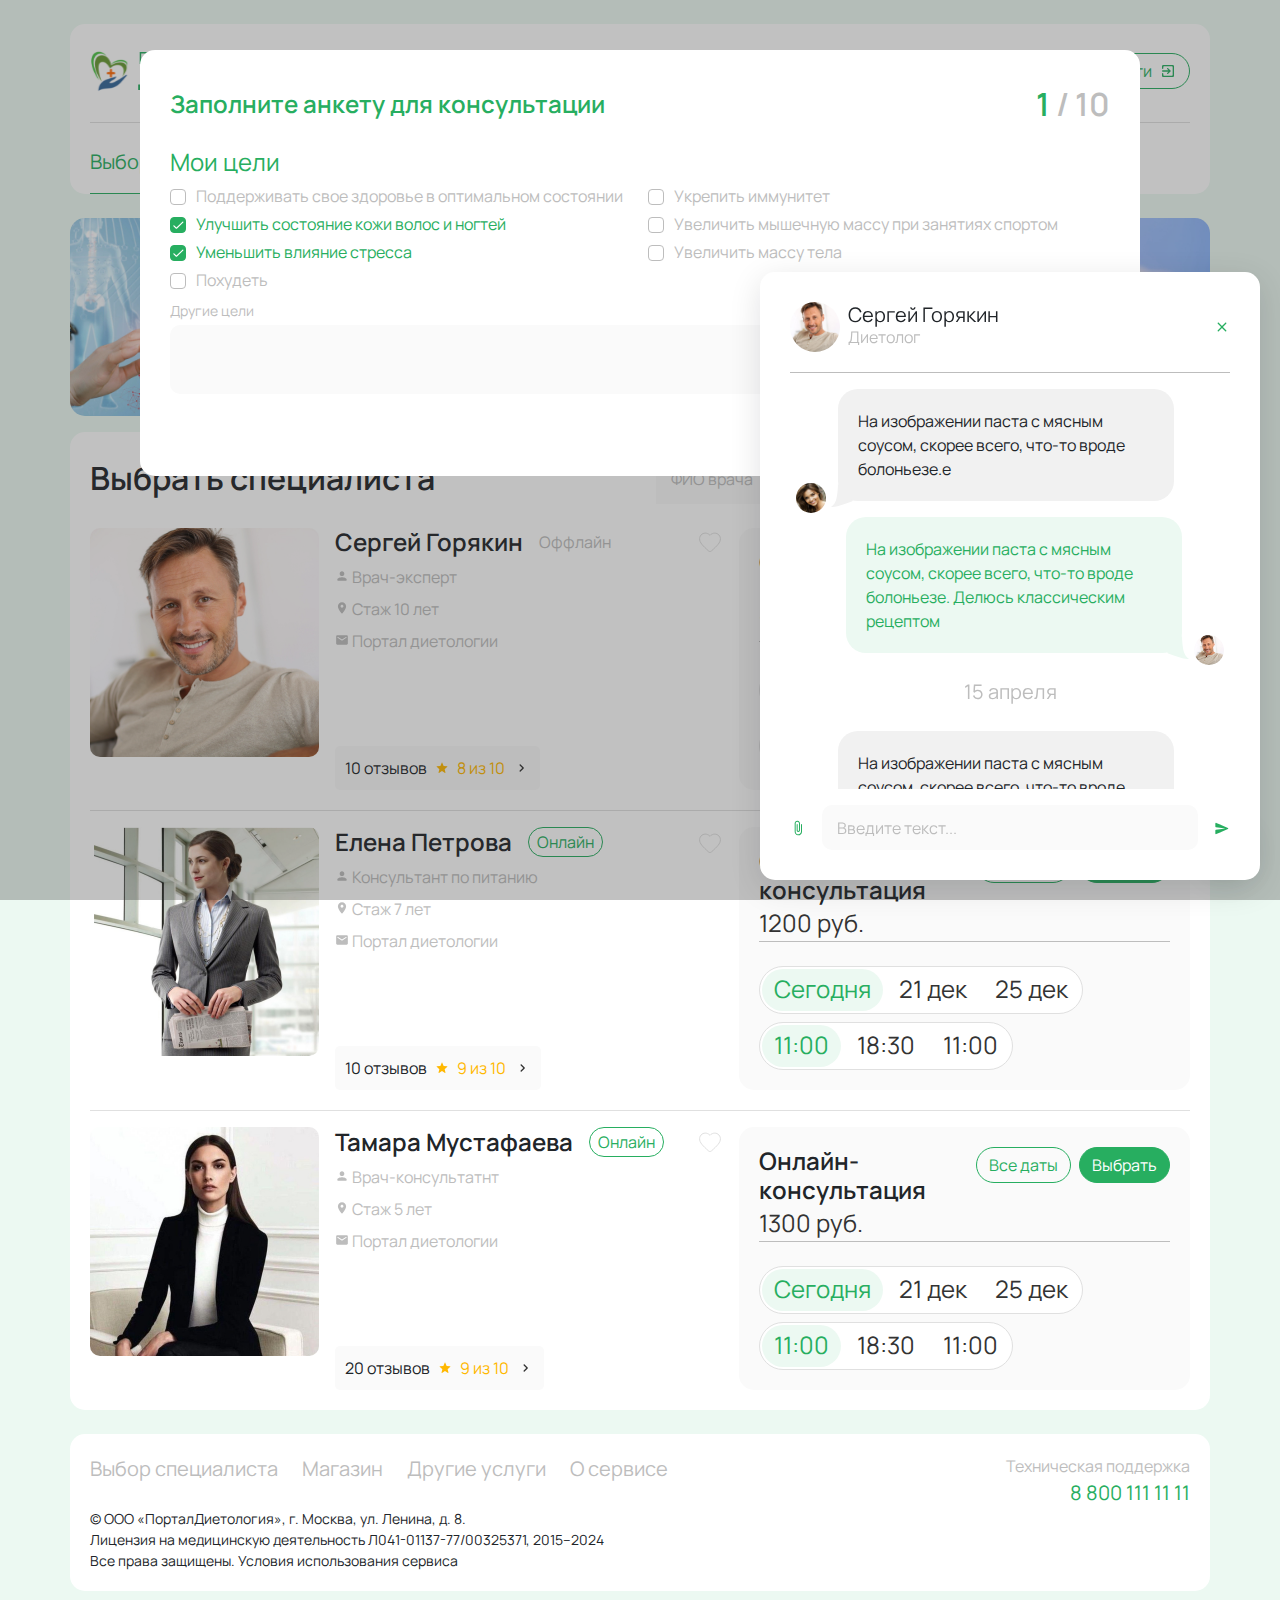
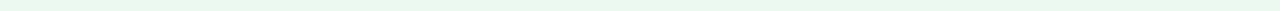
<file: index.html>
<!DOCTYPE html>
<html>
    <head>
        <meta charset="utf-8">
        <meta name="viewport" content="width=device-width, initial-scale=1">

        <link rel="icon" href="favicon.png">
        <link rel="stylesheet" href="css/bootstrap.min.css">
        <link rel="stylesheet" href="css/style.css">

        <title>Диетология</title>
    </head>
    <body>
        <div class="wrapper">
            <header class="header">
                <div class="container round mt-md-4 mt-1 pb-md-0">
                    <div class="d-flex align-items-center justify-content-between">
                        <a href="/" class="logo">
                            <img src="img/icons/logo.svg" alt="">
                        </a>
                        <div class="location-select d-none d-md-block">
                            <div class="location-select-head">
                                <p class="location c-green">Санкт-петербург</p>
                            </div>
                            <ul class="location-select-dropdown">
                                <li class="location-select-dropdown__item">Санкт-петербург</li>
                                <li class="location-select-dropdown__item">Москва</li>
                                <li class="location-select-dropdown__item">Екатеринбург</li>
                            </ul>
                        </div>
                        <div class="header-action d-md-flex d-none align-items-center gap-3">
                            <div class="d-flex flex-column justify-content-center align-items-end">
                                <p class="text-desc c-gray m-0 text-end">Техническая поддержка</p>
                                <a class="phone text-m c-green" href="tel:+88001111111">8 800 111 11 11</a>
                            </div>
                            <div class="header-action-basket d-flex justify-content-center align-items-center">
                                <svg width="16" height="16" viewBox="0 0 16 16" fill="none" xmlns="http://www.w3.org/2000/svg">
                                    <path d="M14.6667 6.00001H11.4734L8.54669 1.62001C8.28002 1.22668 7.70002 1.22668 7.44002 1.62001L4.51335 6.00001H1.33335C0.966687 6.00001 0.666687 6.30001 0.666687 6.66668C0.666687 6.72668 0.673354 6.78668 0.693354 6.84668L2.38669 13.0267C2.54002 13.5867 3.05335 14 3.66669 14H12.3334C12.9467 14 13.46 13.5867 13.62 13.0267L15.3134 6.84668L15.3334 6.66668C15.3334 6.30001 15.0334 6.00001 14.6667 6.00001ZM7.99335 3.19335L9.86669 6.00001H6.12002L7.99335 3.19335ZM8.00002 11.3333C7.26669 11.3333 6.66669 10.7333 6.66669 10C6.66669 9.26668 7.26669 8.66668 8.00002 8.66668C8.73335 8.66668 9.33335 9.26668 9.33335 10C9.33335 10.7333 8.73335 11.3333 8.00002 11.3333Z" fill="#27AE60"/>
                                </svg>
                                <span class="basket-count c-green">+1</span>
                            </div>
                            <a href="auth.html" class="header-action-profile d-flex align-items-center gap-2">
                                <p class="text-desc c-green m-0">Войти</p>
                                <svg width="16" height="16" viewBox="0 0 16 16" fill="none" xmlns="http://www.w3.org/2000/svg">
                                        <path d="M7.19333 10.86C7.45333 11.12 7.87333 11.12 8.13333 10.86L10.5267 8.46667C10.7867 8.20667 10.7867 7.78667 10.5267 7.52667L8.13333 5.13333C7.87333 4.87333 7.45333 4.87333 7.19333 5.13333C6.93333 5.39333 6.93333 5.81333 7.19333 6.07333L8.44667 7.33333H2.66667C2.3 7.33333 2 7.63333 2 8C2 8.36667 2.3 8.66667 2.66667 8.66667H8.44667L7.19333 9.92C6.93333 10.18 6.94 10.6067 7.19333 10.86ZM12.6667 2H3.33333C2.59333 2 2 2.6 2 3.33333V5.33333C2 5.7 2.3 6 2.66667 6C3.03333 6 3.33333 5.7 3.33333 5.33333V4C3.33333 3.63333 3.63333 3.33333 4 3.33333H12C12.3667 3.33333 12.6667 3.63333 12.6667 4V12C12.6667 12.3667 12.3667 12.6667 12 12.6667H4C3.63333 12.6667 3.33333 12.3667 3.33333 12V10.6667C3.33333 10.3 3.03333 10 2.66667 10C2.3 10 2 10.3 2 10.6667V12.6667C2 13.4 2.6 14 3.33333 14H12.6667C13.4 14 14 13.4 14 12.6667V3.33333C14 2.6 13.4 2 12.6667 2Z" fill="#27AE60"/>
                                </svg>
                            </a>
                        </div>
                        <div class="burger-button burger-open d-md-none d-flex align-items-center justify-content-center">
                        </div>
                    </div>
                    <nav class="burger-menu">
                        <div class="d-flex d-md-none w-100 justify-content-between">
                            <div class="header-action-basket d-flex justify-content-center align-items-center">
                                <svg width="16" height="16" viewBox="0 0 16 16" fill="none" xmlns="http://www.w3.org/2000/svg">
                                    <path d="M14.6667 6.00001H11.4734L8.54669 1.62001C8.28002 1.22668 7.70002 1.22668 7.44002 1.62001L4.51335 6.00001H1.33335C0.966687 6.00001 0.666687 6.30001 0.666687 6.66668C0.666687 6.72668 0.673354 6.78668 0.693354 6.84668L2.38669 13.0267C2.54002 13.5867 3.05335 14 3.66669 14H12.3334C12.9467 14 13.46 13.5867 13.62 13.0267L15.3134 6.84668L15.3334 6.66668C15.3334 6.30001 15.0334 6.00001 14.6667 6.00001ZM7.99335 3.19335L9.86669 6.00001H6.12002L7.99335 3.19335ZM8.00002 11.3333C7.26669 11.3333 6.66669 10.7333 6.66669 10C6.66669 9.26668 7.26669 8.66668 8.00002 8.66668C8.73335 8.66668 9.33335 9.26668 9.33335 10C9.33335 10.7333 8.73335 11.3333 8.00002 11.3333Z" fill="#27AE60"/>
                                </svg>
                                <span class="basket-count c-green">+1</span>
                            </div>
                            <div class="burger-button burger-close d-md-none d-flex align-items-center justify-content-center">
                            </div>
                        </div>
                        <ul class="navigation w-100 d-flex flex-md-row flex-column mb-0 mt-md-4 mt-5 gap-3">
                            <li class="navigation__item active">Выбор специалиста</li>
                            <li class="navigation__item">Магазин</li>
                            <li class="navigation__item">Другие услуги</li>
                            <li class="navigation__item">О сервисе</li>
                        </ul>
                        <a href="auth.html" class="header-action-profile d-md-none d-flex justify-content-center align-items-center gap-2 p-2 mt-4">
                            <p class="text-desc c-green m-0">Войти</p>
                            <svg width="16" height="16" viewBox="0 0 16 16" fill="none" xmlns="http://www.w3.org/2000/svg">
                                    <path d="M7.19333 10.86C7.45333 11.12 7.87333 11.12 8.13333 10.86L10.5267 8.46667C10.7867 8.20667 10.7867 7.78667 10.5267 7.52667L8.13333 5.13333C7.87333 4.87333 7.45333 4.87333 7.19333 5.13333C6.93333 5.39333 6.93333 5.81333 7.19333 6.07333L8.44667 7.33333H2.66667C2.3 7.33333 2 7.63333 2 8C2 8.36667 2.3 8.66667 2.66667 8.66667H8.44667L7.19333 9.92C6.93333 10.18 6.94 10.6067 7.19333 10.86ZM12.6667 2H3.33333C2.59333 2 2 2.6 2 3.33333V5.33333C2 5.7 2.3 6 2.66667 6C3.03333 6 3.33333 5.7 3.33333 5.33333V4C3.33333 3.63333 3.63333 3.33333 4 3.33333H12C12.3667 3.33333 12.6667 3.63333 12.6667 4V12C12.6667 12.3667 12.3667 12.6667 12 12.6667H4C3.63333 12.6667 3.33333 12.3667 3.33333 12V10.6667C3.33333 10.3 3.03333 10 2.66667 10C2.3 10 2 10.3 2 10.6667V12.6667C2 13.4 2.6 14 3.33333 14H12.6667C13.4 14 14 13.4 14 12.6667V3.33333C14 2.6 13.4 2 12.6667 2Z" fill="#27AE60"/>
                            </svg>
                        </a>
                        <div class="d-flex d-md-none justify-content-between mt-3 align-items-center">
                            <div class="location-select">
                                <div class="location-select-head">
                                    <p class="location c-green">Санкт-петербург</p>
                                </div>
                                <ul class="location-select-dropdown">
                                    <li class="location-select-dropdown__item">Санкт-петербург</li>
                                    <li class="location-select-dropdown__item">Москва</li>
                                    <li class="location-select-dropdown__item">Екатеринбург</li>
                                </ul>
                            </div>
                            <div class="d-flex flex-column justify-content-center align-items-end">
                                <p class="text-desc c-gray m-0 text-end">Техническая поддержка</p>
                                <a class="phone text-m c-green" href="tel:+88001111111">8 800 111 11 11</a>
                            </div>
                        </div>
                    </nav>
                </div>
            </header>

            <main class="main">
                <div class="container d-flex gap-md-3 gap-1 px-0 mt-md-4 mt-2 mb-md-3 mb-2">
                    <div class="main-image"><img src="img/main-left.jpg" alt="Диетология"></div>
                    <div class="main-image"><img src="img/main-center.jpg" alt="Диетология"></div>
                    <div class="main-image"><img src="img/main-right.jpg" alt="Диетология"></div>
                </div>
                <div class="container round mb-4">
                    <div class="d-flex align-items-center justify-content-between mb-4 flex-wrap flex-lg-nowrap gap-2">
                        <h1 class="title mobile">Выбрать специалиста</h1>
                        <div class="filter-search-block d-flex align-items-center gap-3">
                            <div class="search-item">
                                <input type="text" class="search" placeholder="ФИО врача">
                            </div>
                            <div class="filter-select">
                                <div class="filter-select-head d-flex align-items-center c-gray">Фильтр</div>
                                <ul class="filter-select-dropdown mb-0">
                                    
                                </ul>
                            </div>
                        </div>
                    </div>
                    <div class="d-flex flex-column gap-3">
                        <div class="specialist-card d-flex gap-3 flex-lg-nowrap flex-wrap">
                            <div class="d-flex gap-3 w-100">
                                <div class="specialist-photo">
                                    <img src="img/photo-spec1.jpg" alt="">
                                </div>
                                <div class="specialist-info w-100 d-flex flex-column">
                                    <div class="d-flex align-items-center gap-3 mb-2">
                                        <h2 class="title">Сергей Горякин</h2>
                                        <span class="status">Оффлайн</span>
                                        <button class="favorite-button d-md-block d-none">
                                            <svg width="26" height="25" viewBox="0 0 26 25" fill="none" xmlns="http://www.w3.org/2000/svg">
                                                <path d="M20.9792 4.15624C18.2292 2.28124 14.8333 3.15624 13 5.30208C11.1667 3.15624 7.77083 2.27083 5.02083 4.15624C3.5625 5.15624 2.64583 6.84375 2.58333 8.625C2.4375 12.6667 6.02083 15.9062 11.4896 20.875L11.5937 20.9687C12.3854 21.6875 13.6042 21.6875 14.3958 20.9583L14.5104 20.8542C19.9792 15.8958 23.5521 12.6562 23.4167 8.61458C23.3542 6.84375 22.4375 5.15624 20.9792 4.15624Z" fill="#EB5757"/>
                                            </svg>
                                        </button>
                                    </div>
                                    <p class="person text-desc c-gray mb-2">
                                        Врач-эксперт
                                    </p>
                                    <p class="experience text-desc c-gray mb-2">
                                        Стаж 10 лет
                                    </p>
                                    <p class="mail text-desc c-gray mb-2">
                                        Портал диетологии
                                    </p>
                                    <div class="d-flex flex-grow-1"></div>
                                    <div class="rating-block d-md-flex d-none align-items-center gap-2  js-open-modal" data-modal="specialist-modal">
                                        <p class="text-desc">10 отзывов</p>
                                        <img src="img/icons/rating-icon.svg" alt="">
                                        <span>8 из 10</span>
                                        <svg width="17" height="16" viewBox="0 0 17 16" fill="none" xmlns="http://www.w3.org/2000/svg">
                                            <path d="M6.69305 10.5867L9.27971 7.99999L6.69305 5.41332C6.43305 5.15332 6.43305 4.73332 6.69305 4.47332C6.95305 4.21332 7.37305 4.21332 7.63305 4.47332L10.693 7.53332C10.953 7.79332 10.953 8.21332 10.693 8.47332L7.63305 11.5333C7.37305 11.7933 6.95305 11.7933 6.69305 11.5333C6.43971 11.2733 6.43305 10.8467 6.69305 10.5867Z" fill="#333333"/>
                                        </svg>                                        
                                    </div>
                                </div>
                            </div>
                            <div class="specialist-actions">
                                <div class="specialist-actions-inner d-flex gap-2 mb-4">
                                    <div class="d-flex flex-column">
                                        <h2 class="title">Онлайн-консультация</h2>
                                        <p class="price text-l">1500 руб.</p>
                                    </div>
                                    <div class="d-flex flex-grow-1"></div>
                                    <button class="primary-button bordered d-lg-block d-none">Все даты</button>
                                    <button class="primary-button fill d-lg-block d-none js-open-modal" data-modal="service-modal">Выбрать</button>
                                </div>
                                <div class="swap-select js-swap-active d-flex gap-1 mb-2">
                                    <span class="swap-select__item active">Сегодня</span>
                                    <span class="swap-select__item">21 дек</span>
                                    <span class="swap-select__item">25 дек</span>
                                </div>
                                <div class="swap-select js-swap-active d-flex gap-1">
                                    <span class="swap-select__item active">11:00</span>
                                    <span class="swap-select__item">18:30</span>
                                    <span class="swap-select__item">11:00</span>
                                </div>                                
                                <button class="primary-button fill d-lg-none d-block w-100 mt-3 js-open-modal" data-modal="service-modal">Выбрать</button>
                                <button class="primary-button bordered d-lg-none d-block w-100 mt-2">Все даты</button>
                                <button class="primary-button favorite-button d-lg-none d-flex align-items-center gap-2 mx-auto mt-2">
                                    Добавить в избранное
                                    <svg width="16" height="17" viewBox="0 0 16 17" fill="none" xmlns="http://www.w3.org/2000/svg">
                                        <path d="M8.89998 13.7668C8.39331 14.2268 7.61331 14.2268 7.10665 13.7601L7.03331 13.6935C3.53331 10.5268 1.24665 8.45348 1.33331 5.86681C1.37331 4.73348 1.95331 3.64681 2.89331 3.00681C4.65331 1.80681 6.82665 2.36681 7.99998 3.74014C9.17331 2.36681 11.3466 1.80014 13.1066 3.00681C14.0466 3.64681 14.6266 4.73348 14.6666 5.86681C14.76 8.45348 12.4666 10.5268 8.96665 13.7068L8.89998 13.7668Z" fill="#27AE60"/>
                                    </svg>
                                </button>
                            </div>
                            <div class="rating-block d-md-none d-flex align-items-center justify-content-center gap-2 w-100 js-open-modal" data-modal="specialist-modal">
                                <p class="text-desc">10 отзывов</p>
                                <img src="img/icons/rating-icon.svg" alt="">
                                <span>8 из 10</span>
                                <svg width="17" height="16" viewBox="0 0 17 16" fill="none" xmlns="http://www.w3.org/2000/svg">
                                    <path d="M6.69305 10.5867L9.27971 7.99999L6.69305 5.41332C6.43305 5.15332 6.43305 4.73332 6.69305 4.47332C6.95305 4.21332 7.37305 4.21332 7.63305 4.47332L10.693 7.53332C10.953 7.79332 10.953 8.21332 10.693 8.47332L7.63305 11.5333C7.37305 11.7933 6.95305 11.7933 6.69305 11.5333C6.43971 11.2733 6.43305 10.8467 6.69305 10.5867Z" fill="#333333"/>
                                </svg>                                        
                            </div>
                        </div>
                        <div class="specialist-card d-flex gap-3 flex-lg-nowrap flex-wrap">
                            <div class="d-flex gap-3 w-100">
                                <div class="specialist-photo">
                                    <img src="img/photo-spec2.jpg" alt="">
                                </div>
                                <div class="specialist-info w-100 d-flex flex-column">
                                    <div class="d-flex align-items-center gap-3 mb-2">
                                        <h2 class="title">Елена Петрова</h2>
                                        <span class="status active">Онлайн</span>
                                        <button class="favorite-button d-md-block d-none">
                                            <svg width="26" height="25" viewBox="0 0 26 25" fill="none" xmlns="http://www.w3.org/2000/svg">
                                                <path d="M20.9792 4.15624C18.2292 2.28124 14.8333 3.15624 13 5.30208C11.1667 3.15624 7.77083 2.27083 5.02083 4.15624C3.5625 5.15624 2.64583 6.84375 2.58333 8.625C2.4375 12.6667 6.02083 15.9062 11.4896 20.875L11.5937 20.9687C12.3854 21.6875 13.6042 21.6875 14.3958 20.9583L14.5104 20.8542C19.9792 15.8958 23.5521 12.6562 23.4167 8.61458C23.3542 6.84375 22.4375 5.15624 20.9792 4.15624Z" fill="#EB5757"/>
                                            </svg>
                                        </button>
                                    </div>
                                    <p class="person text-desc c-gray mb-2">
                                        Консультант по питанию
                                    </p>
                                    <p class="experience text-desc c-gray mb-2">
                                        Стаж 7 лет
                                    </p>
                                    <p class="mail text-desc c-gray mb-2">
                                        Портал диетологии
                                    </p>
                                    <div class="d-flex flex-grow-1"></div>
                                    <div class="rating-block d-md-flex d-none align-items-center gap-2  js-open-modal" data-modal="specialist-modal">
                                        <p class="text-desc">10 отзывов</p>
                                        <img src="img/icons/rating-icon.svg" alt="">
                                        <span>9 из 10</span>
                                        <svg width="17" height="16" viewBox="0 0 17 16" fill="none" xmlns="http://www.w3.org/2000/svg">
                                            <path d="M6.69305 10.5867L9.27971 7.99999L6.69305 5.41332C6.43305 5.15332 6.43305 4.73332 6.69305 4.47332C6.95305 4.21332 7.37305 4.21332 7.63305 4.47332L10.693 7.53332C10.953 7.79332 10.953 8.21332 10.693 8.47332L7.63305 11.5333C7.37305 11.7933 6.95305 11.7933 6.69305 11.5333C6.43971 11.2733 6.43305 10.8467 6.69305 10.5867Z" fill="#333333"/>
                                        </svg>                                        
                                    </div>
                                </div>
                            </div>
                            <div class="specialist-actions">
                                <div class="specialist-actions-inner d-flex gap-2 mb-4">
                                    <div class="d-flex flex-column">
                                        <h2 class="title">Онлайн-консультация</h2>
                                        <p class="price text-l">1200 руб.</p>
                                    </div>
                                    <div class="d-flex flex-grow-1"></div>
                                    <button class="primary-button bordered d-lg-block d-none">Все даты</button>
                                    <button class="primary-button fill d-lg-block d-none js-open-modal" data-modal="service-modal">Выбрать</button>
                                </div>
                                <div class="swap-select js-swap-active d-flex gap-1 mb-2">
                                    <span class="swap-select__item active">Сегодня</span>
                                    <span class="swap-select__item">21 дек</span>
                                    <span class="swap-select__item">25 дек</span>
                                </div>
                                <div class="swap-select js-swap-active d-flex gap-1">
                                    <span class="swap-select__item active">11:00</span>
                                    <span class="swap-select__item">18:30</span>
                                    <span class="swap-select__item">11:00</span>
                                </div>                                
                                <button class="primary-button fill d-lg-none d-block w-100 mt-3 js-open-modal" data-modal="service-modal">Выбрать</button>
                                <button class="primary-button bordered d-lg-none d-block w-100 mt-2">Все даты</button>
                                <button class="primary-button favorite-button d-lg-none d-flex align-items-center gap-2 mx-auto mt-2">
                                    Добавить в избранное
                                    <svg width="16" height="17" viewBox="0 0 16 17" fill="none" xmlns="http://www.w3.org/2000/svg">
                                        <path d="M8.89998 13.7668C8.39331 14.2268 7.61331 14.2268 7.10665 13.7601L7.03331 13.6935C3.53331 10.5268 1.24665 8.45348 1.33331 5.86681C1.37331 4.73348 1.95331 3.64681 2.89331 3.00681C4.65331 1.80681 6.82665 2.36681 7.99998 3.74014C9.17331 2.36681 11.3466 1.80014 13.1066 3.00681C14.0466 3.64681 14.6266 4.73348 14.6666 5.86681C14.76 8.45348 12.4666 10.5268 8.96665 13.7068L8.89998 13.7668Z" fill="#27AE60"/>
                                    </svg>
                                </button>
                            </div>
                            <div class="rating-block d-md-none d-flex align-items-center justify-content-center gap-2 w-100 js-open-modal" data-modal="specialist-modal">
                                <p class="text-desc">10 отзывов</p>
                                <img src="img/icons/rating-icon.svg" alt="">
                                <span>9 из 10</span>
                                <svg width="17" height="16" viewBox="0 0 17 16" fill="none" xmlns="http://www.w3.org/2000/svg">
                                    <path d="M6.69305 10.5867L9.27971 7.99999L6.69305 5.41332C6.43305 5.15332 6.43305 4.73332 6.69305 4.47332C6.95305 4.21332 7.37305 4.21332 7.63305 4.47332L10.693 7.53332C10.953 7.79332 10.953 8.21332 10.693 8.47332L7.63305 11.5333C7.37305 11.7933 6.95305 11.7933 6.69305 11.5333C6.43971 11.2733 6.43305 10.8467 6.69305 10.5867Z" fill="#333333"/>
                                </svg>                                        
                            </div>
                        </div>
                        <div class="specialist-card d-flex gap-3 flex-lg-nowrap flex-wrap">
                            <div class="d-flex gap-3 w-100">
                                <div class="specialist-photo">
                                    <img src="img/photo-spec3.jpg" alt="">
                                </div>
                                <div class="specialist-info w-100 d-flex flex-column">
                                    <div class="d-flex align-items-center gap-3 mb-2">
                                        <h2 class="title">Тамара Мустафаева</h2>
                                        <span class="status active">Онлайн</span>
                                        <button class="favorite-button d-md-block d-none">
                                            <svg width="26" height="25" viewBox="0 0 26 25" fill="none" xmlns="http://www.w3.org/2000/svg">
                                                <path d="M20.9792 4.15624C18.2292 2.28124 14.8333 3.15624 13 5.30208C11.1667 3.15624 7.77083 2.27083 5.02083 4.15624C3.5625 5.15624 2.64583 6.84375 2.58333 8.625C2.4375 12.6667 6.02083 15.9062 11.4896 20.875L11.5937 20.9687C12.3854 21.6875 13.6042 21.6875 14.3958 20.9583L14.5104 20.8542C19.9792 15.8958 23.5521 12.6562 23.4167 8.61458C23.3542 6.84375 22.4375 5.15624 20.9792 4.15624Z" fill="#EB5757"/>
                                            </svg>
                                        </button>
                                    </div>
                                    <p class="person text-desc c-gray mb-2">
                                        Врач-консультатнт
                                    </p>
                                    <p class="experience text-desc c-gray mb-2">
                                        Стаж 5 лет
                                    </p>
                                    <p class="mail text-desc c-gray mb-2">
                                        Портал диетологии
                                    </p>
                                    <div class="d-flex flex-grow-1"></div>
                                    <div class="rating-block d-md-flex d-none align-items-center gap-2  js-open-modal" data-modal="specialist-modal">
                                        <p class="text-desc">20 отзывов</p>
                                        <img src="img/icons/rating-icon.svg" alt="">
                                        <span>9 из 10</span>
                                        <svg width="17" height="16" viewBox="0 0 17 16" fill="none" xmlns="http://www.w3.org/2000/svg">
                                            <path d="M6.69305 10.5867L9.27971 7.99999L6.69305 5.41332C6.43305 5.15332 6.43305 4.73332 6.69305 4.47332C6.95305 4.21332 7.37305 4.21332 7.63305 4.47332L10.693 7.53332C10.953 7.79332 10.953 8.21332 10.693 8.47332L7.63305 11.5333C7.37305 11.7933 6.95305 11.7933 6.69305 11.5333C6.43971 11.2733 6.43305 10.8467 6.69305 10.5867Z" fill="#333333"/>
                                        </svg>                                        
                                    </div>
                                </div>
                            </div>
                            <div class="specialist-actions">
                                <div class="specialist-actions-inner d-flex gap-2 mb-4">
                                    <div class="d-flex flex-column">
                                        <h2 class="title">Онлайн-консультация</h2>
                                        <p class="price text-l">1300 руб.</p>
                                    </div>
                                    <div class="d-flex flex-grow-1"></div>
                                    <button class="primary-button bordered d-lg-block d-none">Все даты</button>
                                    <button class="primary-button fill d-lg-block d-none js-open-modal" data-modal="service-modal">Выбрать</button>
                                </div>
                                <div class="swap-select js-swap-active d-flex gap-1 mb-2">
                                    <span class="swap-select__item active">Сегодня</span>
                                    <span class="swap-select__item">21 дек</span>
                                    <span class="swap-select__item">25 дек</span>
                                </div>
                                <div class="swap-select js-swap-active d-flex gap-1">
                                    <span class="swap-select__item active">11:00</span>
                                    <span class="swap-select__item">18:30</span>
                                    <span class="swap-select__item">11:00</span>
                                </div>                                
                                <button class="primary-button fill d-lg-none d-block w-100 mt-3 js-open-modal" data-modal="service-modal">Выбрать</button>
                                <button class="primary-button bordered d-lg-none d-block w-100 mt-2">Все даты</button>
                                <button class="primary-button favorite-button d-lg-none d-flex align-items-center gap-2 mx-auto mt-2">
                                    Добавить в избранное
                                    <svg width="16" height="17" viewBox="0 0 16 17" fill="none" xmlns="http://www.w3.org/2000/svg">
                                        <path d="M8.89998 13.7668C8.39331 14.2268 7.61331 14.2268 7.10665 13.7601L7.03331 13.6935C3.53331 10.5268 1.24665 8.45348 1.33331 5.86681C1.37331 4.73348 1.95331 3.64681 2.89331 3.00681C4.65331 1.80681 6.82665 2.36681 7.99998 3.74014C9.17331 2.36681 11.3466 1.80014 13.1066 3.00681C14.0466 3.64681 14.6266 4.73348 14.6666 5.86681C14.76 8.45348 12.4666 10.5268 8.96665 13.7068L8.89998 13.7668Z" fill="#27AE60"/>
                                    </svg>
                                </button>
                            </div>
                            <div class="rating-block d-md-none d-flex align-items-center justify-content-center gap-2 w-100 js-open-modal" data-modal="specialist-modal">
                                <p class="text-desc">20 отзывов</p>
                                <img src="img/icons/rating-icon.svg" alt="">
                                <span>9 из 10</span>
                                <svg width="17" height="16" viewBox="0 0 17 16" fill="none" xmlns="http://www.w3.org/2000/svg">
                                    <path d="M6.69305 10.5867L9.27971 7.99999L6.69305 5.41332C6.43305 5.15332 6.43305 4.73332 6.69305 4.47332C6.95305 4.21332 7.37305 4.21332 7.63305 4.47332L10.693 7.53332C10.953 7.79332 10.953 8.21332 10.693 8.47332L7.63305 11.5333C7.37305 11.7933 6.95305 11.7933 6.69305 11.5333C6.43971 11.2733 6.43305 10.8467 6.69305 10.5867Z" fill="#333333"/>
                                </svg>                                        
                            </div>
                        </div>
                    </div>
                </div>
            </main>
            
            <footer class="footer">
                <div class="container round">
                    <div class="d-flex justify-content-between align-items-start">
                        <ul class="navigation d-flex flex-column flex-md-row mb-0 gap-md-4 gap-0">
                            <li class="navigation__item">Выбор специалиста</li>
                            <li class="navigation__item">Магазин</li>
                            <li class="navigation__item">Другие услуги</li>
                            <li class="navigation__item">О сервисе</li>
                        </ul>
                        <div class="d-flex flex-column justify-content-center align-items-end">
                            <p class="text-desc c-gray m-0 text-end">Техническая поддержка</p>
                            <a class="phone text-l c-green" href="tel:+88001111111">8 800 111 11 11</a>
                        </div>
                    </div>
                    <p class="text-s m-0">© ООО «ПорталДиетология», г. Москва, ул. Ленина, д. 8.</p>
                    <p class="text-s m-0">Лицензия на медицинскую деятельность Л041-01137-77/00325371, 2015–2024</p>
                    <p class="text-s m-0">Все права защищены. Условия использования сервиса</p>
                </div>
            </footer>
            <div class="modal-wrapper" id="specialist-modal">
                <div class="modal-block specialist">
                    <button class="modal-close js-close-modal">
                        <svg width="16" height="16" viewBox="0 0 16 16" fill="none" xmlns="http://www.w3.org/2000/svg">
                            <path d="M12.2 3.80665C11.94 3.54665 11.52 3.54665 11.26 3.80665L7.99998 7.05998L4.73998 3.79998C4.47998 3.53998 4.05998 3.53998 3.79998 3.79998C3.53998 4.05998 3.53998 4.47998 3.79998 4.73998L7.05998 7.99998L3.79998 11.26C3.53998 11.52 3.53998 11.94 3.79998 12.2C4.05998 12.46 4.47998 12.46 4.73998 12.2L7.99998 8.93998L11.26 12.2C11.52 12.46 11.94 12.46 12.2 12.2C12.46 11.94 12.46 11.52 12.2 11.26L8.93998 7.99998L12.2 4.73998C12.4533 4.48665 12.4533 4.05998 12.2 3.80665V3.80665Z" fill="#27AE60"/>
                        </svg>                            
                    </button>
                    <div class="d-flex gap-3 mb-2">
                        <div class="specialist-photo">
                            <img src="img/photo-spec1.jpg" alt="">
                        </div>
                        <div class="specialist-info d-flex flex-column">
                            <div class="d-flex align-items-center gap-3">
                                <h2 class="modal-title">Сергей Горякин</h2>
                            </div>
                            <p class="person text-desc c-gray mb-2 mt-2">
                                Врач-эксперт
                            </p>
                            <p class="experience text-desc c-gray mb-2">
                                Стаж 10 лет
                            </p>
                            <p class="mail text-desc c-gray mb-2">
                                Портал диетологии
                            </p>
                        </div>
                    </div>
                    <h2 class="title c-green mb-2">Образование</h2>
                    <p class="text-s c-gray mb-4">Образование</p>
                    <h2 class="title c-green mb-2">О работе</h2>
                    <p class="text-s c-gray mb-4">Описание работы</p>
                    <h2 class="title c-green mb-2">Документы</h2>
                    <div class="d-flex flex-wrap gap-3 mt-3">
                        <div class="doc-item d-flex align-items-center gap-2">
                            <img src="img/icons/document-icon.svg" alt="">
                            <span class="name">Диплом_1</span>
                            <span class="size">(2.5 МБ)</span>
                        </div>
                        <div class="doc-item d-flex align-items-center gap-2">
                            <img src="img/icons/document-icon.svg" alt="">
                            <span class="name">Сертификат</span>
                            <span class="size">(2.5 МБ)</span>
                        </div>
                    </div>
                    <div class="d-flex align-items-center gap-md-5 gap-3 mt-4">
                        <h2 class="title c-green">Отзывы</h2>
                        <div class="rating-block d-flex align-items-center gap-2">
                            <p class="text-desc">10 отзывов</p>
                            <img src="img/icons/rating-icon.svg" alt="">
                            <span>9 из 10</span>                                        
                        </div>
                    </div>
                    <div class="review-scroll hide-scroll mt-3">
                        <div class="review-item">
                            <div class="review-photo">
                                <img src="img/review.jpg" alt="">
                            </div>
                            <div class="d-flex justify-content-between">
                                <p class="text-desc m-0">Елена Петрова</p>
                                <div class="review-stars">
                                    <img src="img/icons/rating-icon.svg" alt="">
                                    <img src="img/icons/rating-icon.svg" alt="">
                                    <img src="img/icons/rating-icon.svg" alt="">
                                    <img src="img/icons/rating-icon.svg" alt="">
                                    <img src="img/icons/rating-icon.svg" alt="">
                                </div>
                            </div>
                            <p class="text-s  m-0">Очень советую Сергея! Помог мне с проблемой лишнего веса, за 3 месяца минус 10 кг!</p>
                        </div>
                        <div class="review-item">
                            <div class="review-photo">
                                <img src="img/review.jpg" alt="">
                            </div>
                            <div class="d-flex justify-content-between">
                                <p class="text-desc m-0">Елена Петрова</p>
                                <div class="review-stars">
                                    <img src="img/icons/rating-icon.svg" alt="">
                                    <img src="img/icons/rating-icon.svg" alt="">
                                    <img src="img/icons/rating-icon.svg" alt="">
                                    <img src="img/icons/rating-icon.svg" alt="">
                                    <img src="img/icons/rating-icon.svg" alt="">
                                </div>
                            </div>
                            <p class="text-s  m-0">Очень советую Сергея! Помог мне с проблемой лишнего веса, за 3 месяца минус 10 кг!</p>
                        </div>
                        <div class="review-item">
                            <div class="review-photo">
                                <img src="img/review.jpg" alt="">
                            </div>
                            <div class="d-flex justify-content-between">
                                <p class="text-desc m-0">Елена Петрова</p>
                                <div class="review-stars">
                                    <img src="img/icons/rating-icon.svg" alt="">
                                    <img src="img/icons/rating-icon.svg" alt="">
                                    <img src="img/icons/rating-icon.svg" alt="">
                                    <img src="img/icons/rating-icon.svg" alt="">
                                    <img src="img/icons/rating-icon.svg" alt="">
                                </div>
                            </div>
                            <p class="text-s  m-0">Очень советую Сергея! Помог мне с проблемой лишнего веса, за 3 месяца минус 10 кг!</p>
                        </div>
                    </div>
                </div>
            </div>
            <div class="modal-wrapper" id="service-modal">
                <div class="modal-block specialist">
                    <div class="modal-close js-close-modal">
                        <svg width="16" height="16" viewBox="0 0 16 16" fill="none" xmlns="http://www.w3.org/2000/svg">
                            <path d="M12.2 3.80665C11.94 3.54665 11.52 3.54665 11.26 3.80665L7.99998 7.05998L4.73998 3.79998C4.47998 3.53998 4.05998 3.53998 3.79998 3.79998C3.53998 4.05998 3.53998 4.47998 3.79998 4.73998L7.05998 7.99998L3.79998 11.26C3.53998 11.52 3.53998 11.94 3.79998 12.2C4.05998 12.46 4.47998 12.46 4.73998 12.2L7.99998 8.93998L11.26 12.2C11.52 12.46 11.94 12.46 12.2 12.2C12.46 11.94 12.46 11.52 12.2 11.26L8.93998 7.99998L12.2 4.73998C12.4533 4.48665 12.4533 4.05998 12.2 3.80665V3.80665Z" fill="#27AE60"></path>
                        </svg>
                    </div>
                    <h2 class="title">Выбрать услугу</h2>
                    <div class="d-flex justify-content-between align-items-center my-4">
                        <div class="d-flex flex-column">
                            <p class="text-s pin bg-blue">1 раз</p>
                            <p class="text-l">Разовая онлайн-консультация врача</p>
                            <p class="text-l c-green">1500 руб.</p>
                        </div>
                        <button class="primary-button bordered arrow">Выбрать</button>
                    </div>
                    <div class="d-flex justify-content-between align-items-center mb-4">
                        <div class="d-flex flex-column">
                            <p class="text-s pin bg-blue">на 10 дней с рецептами</p>
                            <p class="text-l">Разовая онлайн-консультация врача</p>
                            <p class="text-l c-green">1500 руб.</p>
                        </div>
                        <button class="primary-button bordered arrow">Выбрать</button>
                    </div>
                    <hr>
                    <div class="d-flex flex-column">
                        <div class="d-flex justify-content-between">
                            <p class="text-l">Подписка (абонемент)</p>
                            <div class="swap-select js-swap-active d-flex gap-1 mb-2">
                                <span class="swap-select__item active">Индивидуально</span>
                                <span class="swap-select__item">На семью</span>
                            </div>
                        </div>
                        <div class="d-flex justify-content-between mb-3 mt-2">
                            <div class="arrow-after d-flex flex-column position-relative">
                                <p class="text-s pin bg-blue">-3%</p>
                                <p class="text-m">1 мес.</p>
                            </div>
                            <div class="arrow-after d-flex flex-column position-relative">
                                <p class="text-s pin bg-blue">-5%</p>
                                <p class="text-m">3 мес.</p>
                            </div>
                            <div class="arrow-after d-flex flex-column position-relative">
                                <p class="text-s pin bg-blue">-7%</p>
                                <p class="text-m">6 мес.</p>
                            </div>
                            <div class="arrow-after d-flex flex-column position-relative">
                                <p class="text-s pin bg-blue">-10%</p>
                                <p class="text-m">12 мес.</p>
                            </div>
                        </div>
                    </div>
                    <hr>
                    <div class="d-flex flex-column">
                        <div class="d-flex justify-content-between">
                            <p class="text-l">Ведение пациента совместно с профессором</p>
                            <button class="primary-button empty text-l">Цена  по запросу</button>
                        </div>
                        <div class="d-flex justify-content-between mt-4">
                            <div class="arrow-after d-flex flex-column position-relative">
                                <p class="text-m">1 мес.</p>
                            </div>
                            <div class="arrow-after d-flex flex-column position-relative">
                                <p class="text-m">3 мес.</p>
                            </div>
                            <div class="arrow-after d-flex flex-column position-relative">
                                <p class="text-m">6 мес.</p>
                            </div>
                            <div class="arrow-after d-flex flex-column position-relative">
                                <p class="text-m">12 мес.</p>
                            </div>
                        </div>
                    </div>
                </div>
            </div>
            <div class="modal-wrapper active" id="quiz-modal">
                <div class="modal-block quiz-modal">
                    <div class="d-flex align-items-center justify-content-between">
                        <h2 class="title c-green">Заполните анкету для консультации</h2>
                        <p class="modal-title">
                            <span class="c-green active-step" id="quiz-step-iter">1</span>
                            <span class="c-gray separate">/</span>
                            <span class="c-gray count-step">10</span>
                        </p>
                    </div>
                    <div class="quiz-step" data-step="1">
                        <p class="text-l c-green mt-3">Мои цели</p>
                        <div class="d-flex flex-sm-row flex-column gap-sm-3 my-sm-1 ">
                            <input type="checkbox" id="my-point1">
                            <label for="my-point1" class="primary-input-check c-green w-md-50 w-100">Поддерживать свое здоровье в оптимальном состоянии</label>
                            <input type="checkbox" id="my-point2">
                            <label for="my-point2" class="primary-input-check c-green w-md-50 w-100">Укрепить иммунитет</label>
                        </div>
                        <div class="d-flex flex-sm-row flex-column gap-sm-3 my-sm-1">
                            <input type="checkbox" id="my-point3" checked>
                            <label for="my-point3" class="primary-input-check c-green w-md-50 w-100">Улучшить состояние кожи волос и ногтей</label>
                            <input type="checkbox" id="my-point4">
                            <label for="my-point4" class="primary-input-check c-green w-md-50 w-100">Увеличить мышечную массу при занятиях спортом</label>
                        </div>
                        <div class="d-flex flex-sm-row flex-column gap-sm-3 my-sm-1">
                            <input type="checkbox" id="my-point5" checked>
                            <label for="my-point5" class="primary-input-check c-green w-md-50 w-100">Уменьшить влияние стресса</label>
                            <input type="checkbox" id="my-point6">
                            <label for="my-point6" class="primary-input-check c-green w-md-50 w-100">Увеличить массу тела</label>
                        </div>
                        <div class="d-flex flex-sm-row flex-column gap-sm-3 my-sm-1">
                            <input type="checkbox" id="my-point7">
                            <label for="my-point7" class="primary-input-check c-green w-md-50 w-100">Похудеть</label>
                        </div>
                        <div class="d-flex flex-column gap-1 mt-2">
                            <p class="text primary-input-label m-0">Другие цели</p>
                            <textarea class="primary-input w-100"></textarea>
                        </div>
                        <button class="primary-button fill arrow ms-auto mt-3 js-next-quiz">Дальше</button>
                    </div>
                    <div class="quiz-step hide" data-step="2">
                        <p class="text-l c-green mt-3">Параметры</p>
                        <div class="d-flex flex-md-row flex-column gap-3 my-1">
                            <div class="d-flex flex-column gap-1 w-md-50 w-100">
                                <p class="text primary-input-label m-0">Ваш рост, см</p>
                                <input type="text" class="primary-input" value="156" placeholder="0">
                            </div>
                            <div class="d-flex flex-column gap-1 w-md-50 w-100">
                                <p class="text primary-input-label m-0">Объем талии, см</p>
                                <input type="text" class="primary-input" value="43" placeholder="0">
                            </div>
                        </div>
                        <div class="d-flex flex-md-row flex-column gap-3 my-1">
                            <div class="d-flex flex-column gap-1 w-md-50 w-100">
                                <p class="text primary-input-label m-0">Ваш вес, кг</p>
                                <input type="text" class="primary-input" value="56" placeholder="0">
                            </div>
                            <div class="d-flex flex-column gap-1 w-md-50 w-100">
                                <p class="text primary-input-label m-0">Объем бедра, см</p>
                                <input type="text" class="primary-input" value="43" placeholder="0">
                            </div>
                        </div>

                        <div class="d-flex gap-3 justify-content-end mt-3">
                            <button class="primary-button bordered back  js-prev-quiz">Назад</button>
                            <button class="primary-button fill arrow  js-next-quiz">Дальше</button>
                        </div>
                    </div>
                </div>
            </div>
            <div class="modal-wrapper bg-none active" id="chat-modal">
                <div class="modal-block mt-0">
                    <div class="chat-header d-flex gap-2 align-items-center">
                        <div class="chat-photo">
                            <img src="img/photo-spec1.jpg" alt="">
                        </div>
                        <div class="d-flex flex-column justify-content-between">
                            <p class="name text-m">Сергей Горякин</p>
                            <p class="point text-desc c-gray">Диетолог</p>
                        </div>
                        
                        <div class="modal-close js-close-modal">
                            <svg width="16" height="16" viewBox="0 0 16 16" fill="none" xmlns="http://www.w3.org/2000/svg">
                                <path d="M12.2 3.80665C11.94 3.54665 11.52 3.54665 11.26 3.80665L7.99998 7.05998L4.73998 3.79998C4.47998 3.53998 4.05998 3.53998 3.79998 3.79998C3.53998 4.05998 3.53998 4.47998 3.79998 4.73998L7.05998 7.99998L3.79998 11.26C3.53998 11.52 3.53998 11.94 3.79998 12.2C4.05998 12.46 4.47998 12.46 4.73998 12.2L7.99998 8.93998L11.26 12.2C11.52 12.46 11.94 12.46 12.2 12.2C12.46 11.94 12.46 11.52 12.2 11.26L8.93998 7.99998L12.2 4.73998C12.4533 4.48665 12.4533 4.05998 12.2 3.80665V3.80665Z" fill="#27AE60"></path>
                            </svg>
                        </div>
                    </div>
                    <div class="chat-scroll hide-scroll my-3">
                        <div class="message opponent last-message mb-3">
                            <div class="photo"><img src="img/profile-photo.jpg" alt=""></div>
                            <p class="text-desc">На изображении паста с мясным соусом, скорее всего, что-то вроде болоньезе.e</p>
                        </div>
                        <div class="message own last-message mb-3">
                            <div class="photo"><img src="img/photo-spec1.jpg" alt=""></div>
                            <p class="text-desc">На изображении паста с мясным соусом, скорее всего, что-то вроде болоньезе. Делюсь классическим рецептом</p>
                        </div>
                        <p class="text-m c-gray text-center w-100 my-4">15 апреля</p>
                        <div class="message opponent last-message mb-3">
                            <div class="photo"><img src="img/profile-photo.jpg" alt=""></div>
                            <p class="text-desc">На изображении паста с мясным соусом, скорее всего, что-то вроде болоньезе. Делюсь классическим рецептом</p>
                        </div>
                        <div class="message own last-message mb-3">
                            <div class="photo"><img src="img/photo-spec1.jpg" alt=""></div>
                            <p class="text-desc">На изображении паста с мясным соусом, скорее всего, что-то вроде болоньезе. Делюсь классическим рецептом</p>
                        </div>
                        <p class="text-m c-gray text-center w-100 my-4">16 апреля</p>
                        <div class="message opponent last-message mb-3">
                            <div class="photo"><img src="img/profile-photo.jpg" alt=""></div>
                            <p class="text-desc">На изображении паста с мясным соусом, скорее всего, что-то вроде болоньезе. Делюсь классическим рецептом</p>
                        </div>
                        <div class="message own last-message mb-3">
                            <div class="photo"><img src="img/photo-spec1.jpg" alt=""></div>
                            <p class="text-desc">На изображении паста с мясным соусом, скорее всего, что-то вроде болоньезе. Делюсь классическим рецептом</p>
                        </div>
                    </div>
                    <div class="chat-send-block d-flex align-items-end gap-3">
                        <button class="primary-button empty">
                            <svg width="16" height="16" viewBox="0 0 16 16" fill="none" xmlns="http://www.w3.org/2000/svg">
                                <path d="M11.0001 4.49977V11.5531C11.0001 12.9464 9.98008 14.1864 8.59342 14.3198C7.00008 14.4731 5.66675 13.2264 5.66675 11.6664V3.42644C5.66675 2.55311 6.29341 1.75977 7.16008 1.67311C8.16008 1.57311 9.00008 2.35311 9.00008 3.33311V10.3331C9.00008 10.6998 8.70008 10.9998 8.33341 10.9998C7.96675 10.9998 7.66675 10.6998 7.66675 10.3331V4.49977C7.66675 4.22644 7.44008 3.99977 7.16675 3.99977C6.89341 3.99977 6.66675 4.22644 6.66675 4.49977V10.2398C6.66675 11.1131 7.29341 11.9064 8.16008 11.9931C9.16008 12.0931 10.0001 11.3131 10.0001 10.3331V3.44644C10.0001 2.05311 8.98008 0.813105 7.59342 0.679772C6.00675 0.526438 4.66675 1.77311 4.66675 3.33311V11.5131C4.66675 13.4264 6.06675 15.1398 7.97341 15.3198C10.1667 15.5198 12.0001 13.8131 12.0001 11.6664V4.49977C12.0001 4.22644 11.7734 3.99977 11.5001 3.99977C11.2267 3.99977 11.0001 4.22644 11.0001 4.49977Z" fill="#27AE60"></path>
                            </svg>
                        </button>
                        <textarea type="text" class="primary-input chat-text w-100" placeholder="Введите текст..."></textarea>
                        <button class="primary-button empty">
                            <svg width="16" height="17" viewBox="0 0 16 17" fill="none" xmlns="http://www.w3.org/2000/svg">
                                <path d="M2.26665 14.1L13.9 9.11333C14.44 8.88 14.44 8.12 13.9 7.88667L2.26665 2.9C1.82665 2.70667 1.33998 3.03333 1.33998 3.50667L1.33331 6.58C1.33331 6.91333 1.57998 7.2 1.91331 7.24L11.3333 8.5L1.91331 9.75333C1.57998 9.8 1.33331 10.0867 1.33331 10.42L1.33998 13.4933C1.33998 13.9667 1.82665 14.2933 2.26665 14.1V14.1Z" fill="#27AE60"/>
                            </svg>
                        </button>
                    </div>
                </div>
            </div>
            <button class="primary-button fill fixed-chat-button js-open-modal js-enable-scroll" id="show-quick-chat" data-modal="chat-modal">
                <svg width="24" height="24" viewBox="0 0 24 24" fill="none" xmlns="http://www.w3.org/2000/svg">
                    <path d="M20 2H4C2.9 2 2.01 2.9 2.01 4L2 22L6 18H20C21.1 18 22 17.1 22 16V4C22 2.9 21.1 2 20 2ZM7 9H17C17.55 9 18 9.45 18 10C18 10.55 17.55 11 17 11H7C6.45 11 6 10.55 6 10C6 9.45 6.45 9 7 9ZM13 14H7C6.45 14 6 13.55 6 13C6 12.45 6.45 12 7 12H13C13.55 12 14 12.45 14 13C14 13.55 13.55 14 13 14ZM17 8H7C6.45 8 6 7.55 6 7C6 6.45 6.45 6 7 6H17C17.55 6 18 6.45 18 7C18 7.55 17.55 8 17 8Z" fill="#FFFFFF"/>
                </svg>                    
            </button>
        </div>
    <script src="js/main.js" type="text/javascript"></script>
    </body>
</html>
</file>
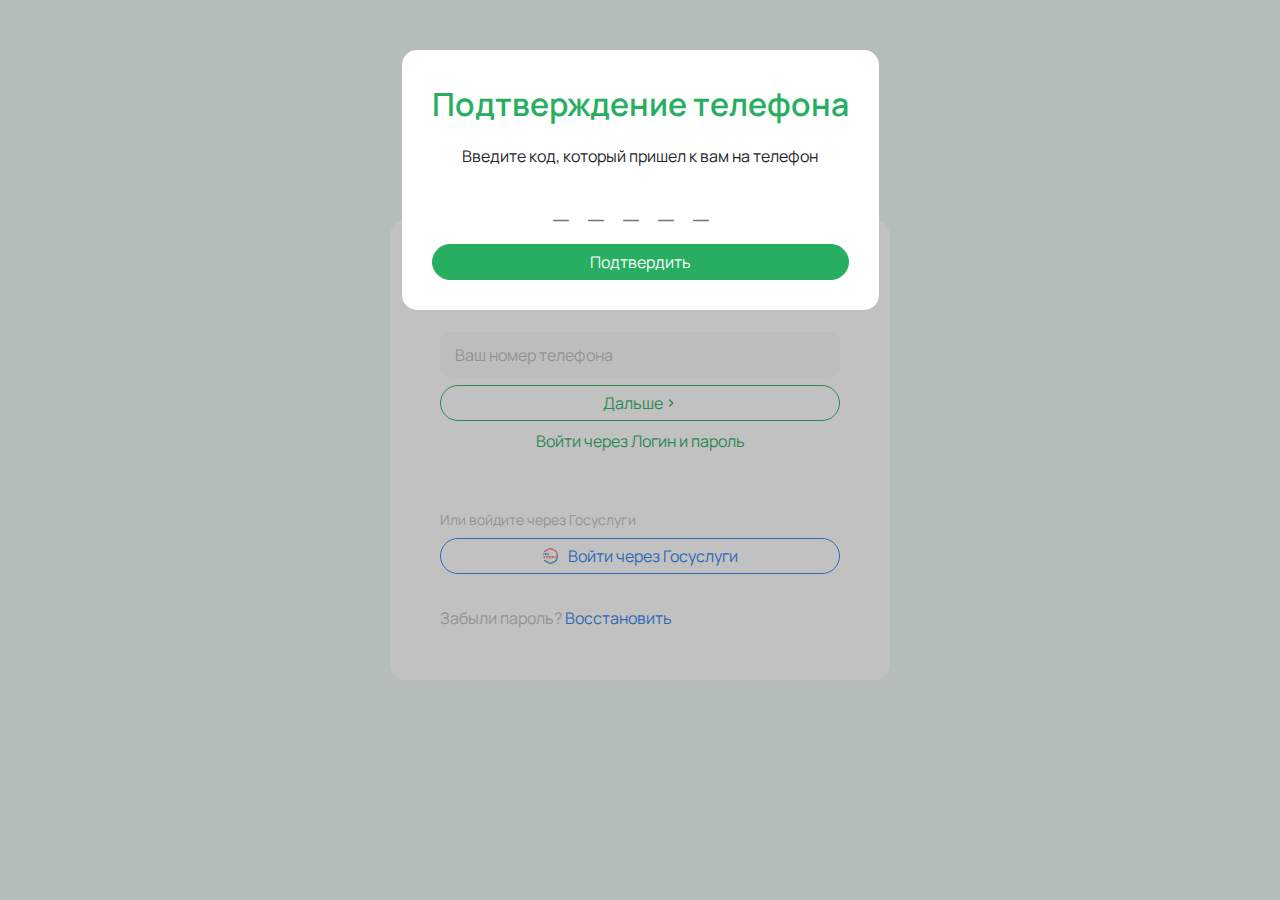
<file: auth.html>
<!DOCTYPE html>
<html>
    <head>
        <meta charset="utf-8">
        <meta name="viewport" content="width=device-width, initial-scale=1">

        <link rel="icon" href="favicon.png">
        <link rel="stylesheet" href="css/bootstrap.min.css">
        <link rel="stylesheet" href="css/style.css">

        <title>Диетология</title>
    </head>
    <body>
        <div class="wrapper">
            <main class="main d-flex align-items-center justify-content-center">
                <div class="container round auth-block d-flex flex-column">
                    <h1 class="title c-green text-center mb-4">Авторизация</h1>
                    <input type="text" class="primary-input mb-2" placeholder="Ваш номер телефона">
                    <button class="primary-button bordered arrow mb-2" onclick="nextStep(this)">Дальше</button>
                    <a href="registration.html" class="primary-link text-center mb-5">Войти через Логин и пароль</a>
                    <p class="c-gray text-s my-2 ">Или войдите через Госуслуги</p>
                    <button class="blue-button mb-2"><img src="img/gosuslugi.png" alt="">Войти через Госуслуги</button>
                    <p class="c-gray text-desc mt-4">Забыли пароль? <a href="forgot-pass.html" class="primary-link blue">Восстановить</a></p>
                </div>
                <div class="container round auth-block d-none flex-column">
                    <h1 class="title c-green text-center mb-4">Авторизация</h1>
                    <input type="text" class="primary-input mb-3" placeholder="Электронная почта">
                    <div class="password-input">
                        <input type="password" class="primary-input mb-4" placeholder="Подтвердите пароль">
                    </div>
                    <div class="d-flex flex-md-row flex-column-reverse gap-3">
                        <button class="primary-button bordered back" onclick="prevStep(this)">Назад</button>
                        <button class="primary-button fill w-100">Войти</button>
                    </div>
                </div>
            </main>
            <div class="modal-wrapper mobile-swipe active" id="phone-verify-modal">
                <div class="modal-block">
                    <p class="modal-title c-green text-center mb-3">Подтверждение телефона</p>
                    <p class="text-desc text-center">Введите код, который пришел к вам на телефон</p>
                    <div class="d-flex justify-content-center mb-3 mt-4">
                        <input type="text" class="code-input" placeholder="_" maxlength="1">
                        <input type="text" class="code-input" placeholder="_" maxlength="1">
                        <input type="text" class="code-input" placeholder="_" maxlength="1">
                        <input type="text" class="code-input" placeholder="_" maxlength="1">
                        <input type="text" class="code-input" placeholder="_" maxlength="1">
                    </div>
                    <button class="primary-button fill w-100 js-close-modal">Подтвердить</button>
                </div>
            </div>
            <div class="modal-wrapper mobile-swipe" id="email-verify-modal">
                <div class="modal-block">
                    <p class="modal-title c-green text-center mb-4">Подтверждение эл.почты</p>
                    <p class="text-desc text-center mb-4">На почту <strong>ergey@mail.ru</strong> отправлено подтверждение.</p>
                    <div class="d-flex gap-3"></div>
                    <button class="primary-button fill w-100 js-close-modal">Хорошо</button>
                </div>
            </div>
        </div>
    <script src="js/main.js" type="text/javascript"></script>
    </body>
</html>
</file>
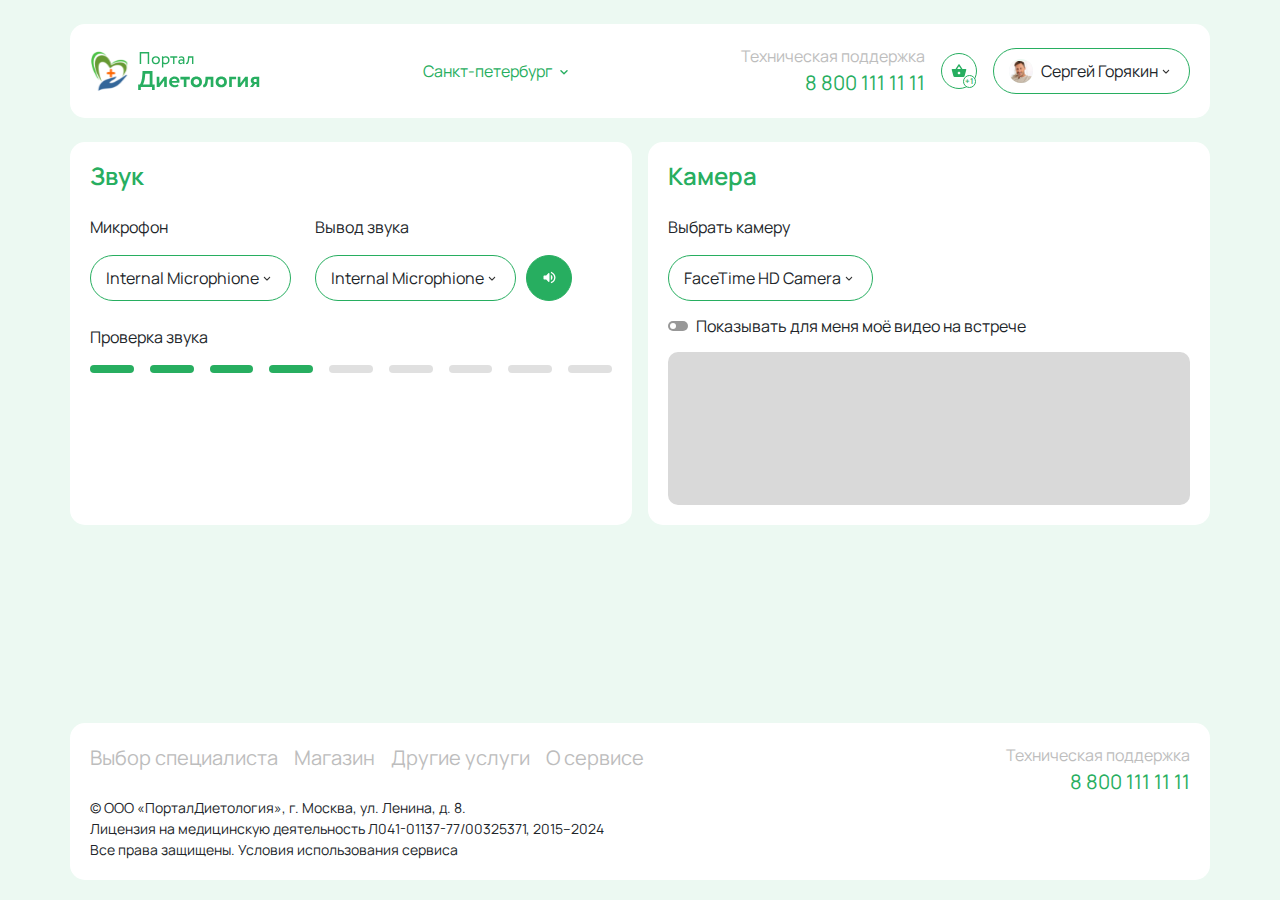
<file: call-setting.html>
<!DOCTYPE html>
<html>
    <head>
        <meta charset="utf-8">
        <meta name="viewport" content="width=device-width, initial-scale=1">

        <link rel="icon" href="favicon.png">
        <link rel="stylesheet" href="css/bootstrap.min.css">
        <link rel="stylesheet" href="css/style.css">

        <title>Диетология</title>
    </head>
    <body>
        <div class="wrapper">
            <header class="header">
                <div class="container round mt-4 gap-2">
                    <div class="d-flex align-items-center justify-content-between">
                        <a href="/" class="logo">
                            <img src="images/icons/logo.svg" alt="">
                        </a>
                        <div class="location-select d-none d-md-block">
                            <div class="location-select-head">
                                <p class="location c-green">Санкт-петербург</p>
                            </div>
                            <ul class="location-select-dropdown">
                                <li class="location-select-dropdown__item">Санкт-петербург</li>
                                <li class="location-select-dropdown__item">Москва</li>
                                <li class="location-select-dropdown__item">Екатеринбург</li>
                            </ul>
                        </div>
                        <div class="header-action d-md-flex d-none align-items-center gap-3">
                            <div class="d-flex flex-column justify-content-center align-items-end">
                                <p class="text-desc c-gray m-0 text-end">Техническая поддержка</p>
                                <a class="phone text-m c-green" href="tel:+88001111111">8 800 111 11 11</a>
                            </div>
                            <div class="header-action-basket d-flex justify-content-center align-items-center">
                                <svg width="16" height="16" viewBox="0 0 16 16" fill="none" xmlns="http://www.w3.org/2000/svg">
                                    <path d="M14.6667 6.00001H11.4734L8.54669 1.62001C8.28002 1.22668 7.70002 1.22668 7.44002 1.62001L4.51335 6.00001H1.33335C0.966687 6.00001 0.666687 6.30001 0.666687 6.66668C0.666687 6.72668 0.673354 6.78668 0.693354 6.84668L2.38669 13.0267C2.54002 13.5867 3.05335 14 3.66669 14H12.3334C12.9467 14 13.46 13.5867 13.62 13.0267L15.3134 6.84668L15.3334 6.66668C15.3334 6.30001 15.0334 6.00001 14.6667 6.00001ZM7.99335 3.19335L9.86669 6.00001H6.12002L7.99335 3.19335ZM8.00002 11.3333C7.26669 11.3333 6.66669 10.7333 6.66669 10C6.66669 9.26668 7.26669 8.66668 8.00002 8.66668C8.73335 8.66668 9.33335 9.26668 9.33335 10C9.33335 10.7333 8.73335 11.3333 8.00002 11.3333Z" fill="#27AE60"/>
                                </svg>
                                <span class="basket-count c-green">+1</span>
                            </div>
                            <div class="primary-select profile-select">
                                <div class="primary-select-head js-return d-flex align-items-center gap-2">
                                    <div class="photo">
                                        <img src="images/photo-spec1.jpg" alt="">
                                    </div>
                                    <p class="primary-select-head__value">Сергей Горякин</p>
                                </div>
                                <ul class="primary-select-dropdown">
                                    <li class="primary-select-dropdown__item">
                                        <a href="#" class="d-flex align-items-center gap-2">
                                            <svg width="16" height="16" viewBox="0 0 14 14" fill="none" xmlns="http://www.w3.org/2000/svg">
                                                <path d="M6.99998 6.99998C8.28915 6.99998 9.33331 5.95581 9.33331 4.66665C9.33331 3.37748 8.28915 2.33331 6.99998 2.33331C5.71081 2.33331 4.66665 3.37748 4.66665 4.66665C4.66665 5.95581 5.71081 6.99998 6.99998 6.99998ZM6.99998 8.16665C5.44248 8.16665 2.33331 8.94831 2.33331 10.5V11.0833C2.33331 11.4041 2.59581 11.6666 2.91665 11.6666H11.0833C11.4041 11.6666 11.6666 11.4041 11.6666 11.0833V10.5C11.6666 8.94831 8.55748 8.16665 6.99998 8.16665Z" fill="#BDBDBD"/>
                                            </svg>
                                            Личный кабинет
                                        </a>
                                    </li>
                                    <li class="primary-select-dropdown__item">
                                        <a href="#" class="d-flex align-items-center gap-2">
                                            <svg width="16" height="16" viewBox="0 0 16 16" fill="none" xmlns="http://www.w3.org/2000/svg">
                                                <path d="M12.9533 8.65334C12.98 8.44 13 8.22667 13 8C13 7.77334 12.98 7.56 12.9533 7.34667L14.36 6.24667C14.4867 6.14667 14.52 5.96667 14.44 5.82L13.1067 3.51334C13.0267 3.36667 12.8467 3.31334 12.7 3.36667L11.04 4.03334C10.6933 3.76667 10.32 3.54667 9.91335 3.38L9.66002 1.61334C9.64002 1.45334 9.50002 1.33334 9.33335 1.33334H6.66668C6.50002 1.33334 6.36002 1.45334 6.34002 1.61334L6.08668 3.38C5.68002 3.54667 5.30668 3.77334 4.96002 4.03334L3.30002 3.36667C3.14668 3.30667 2.97335 3.36667 2.89335 3.51334L1.56001 5.82C1.47335 5.96667 1.51335 6.14667 1.64002 6.24667L3.04668 7.34667C3.02002 7.56 3.00002 7.78 3.00002 8C3.00002 8.22 3.02002 8.44 3.04668 8.65334L1.64002 9.75334C1.51335 9.85334 1.48001 10.0333 1.56001 10.18L2.89335 12.4867C2.97335 12.6333 3.15335 12.6867 3.30002 12.6333L4.96002 11.9667C5.30668 12.2333 5.68002 12.4533 6.08668 12.62L6.34002 14.3867C6.36002 14.5467 6.50002 14.6667 6.66668 14.6667H9.33335C9.50002 14.6667 9.64002 14.5467 9.66002 14.3867L9.91335 12.62C10.32 12.4533 10.6933 12.2267 11.04 11.9667L12.7 12.6333C12.8533 12.6933 13.0267 12.6333 13.1067 12.4867L14.44 10.18C14.52 10.0333 14.4867 9.85334 14.36 9.75334L12.9533 8.65334V8.65334ZM8.00002 10.3333C6.71335 10.3333 5.66668 9.28667 5.66668 8C5.66668 6.71334 6.71335 5.66667 8.00002 5.66667C9.28668 5.66667 10.3333 6.71334 10.3333 8C10.3333 9.28667 9.28668 10.3333 8.00002 10.3333Z" fill="#BDBDBD"/>
                                            </svg>
                                            Настройки
                                        </a>
                                    </li>
                                    <li class="primary-select-dropdown__item">
                                        <a href="index.html" class="d-flex align-items-center gap-2">
                                            <svg width="16" height="16" viewBox="0 0 16 16" fill="none" xmlns="http://www.w3.org/2000/svg">
                                                <path d="M7.19333 10.86C7.45333 11.12 7.87333 11.12 8.13333 10.86L10.5267 8.46667C10.7867 8.20667 10.7867 7.78667 10.5267 7.52667L8.13333 5.13333C7.87333 4.87333 7.45333 4.87333 7.19333 5.13333C6.93333 5.39333 6.93333 5.81333 7.19333 6.07333L8.44667 7.33333H2.66667C2.3 7.33333 2 7.63333 2 8C2 8.36667 2.3 8.66667 2.66667 8.66667H8.44667L7.19333 9.92C6.93333 10.18 6.94 10.6067 7.19333 10.86ZM12.6667 2H3.33333C2.59333 2 2 2.6 2 3.33333V5.33333C2 5.7 2.3 6 2.66667 6C3.03333 6 3.33333 5.7 3.33333 5.33333V4C3.33333 3.63333 3.63333 3.33333 4 3.33333H12C12.3667 3.33333 12.6667 3.63333 12.6667 4V12C12.6667 12.3667 12.3667 12.6667 12 12.6667H4C3.63333 12.6667 3.33333 12.3667 3.33333 12V10.6667C3.33333 10.3 3.03333 10 2.66667 10C2.3 10 2 10.3 2 10.6667V12.6667C2 13.4 2.6 14 3.33333 14H12.6667C13.4 14 14 13.4 14 12.6667V3.33333C14 2.6 13.4 2 12.6667 2Z" fill="#BDBDBD"/>
                                            </svg>
                                            Выйти
                                        </a>
                                    </li>
                                </ul>
                            </div>
                        </div>
                        <div class="burger-button burger-open d-md-none d-flex align-items-center justify-content-center">
                        </div>
                    </div>
                    <nav class="burger-menu">
                        <div class="d-flex d-md-none w-100 justify-content-between">                            
                            <div class="burger-button burger-close d-md-none d-flex align-items-center justify-content-center">
                            </div>
                            <div class="d-flex gap-2">
                                <div class="header-action-basket d-flex justify-content-center align-items-center">
                                    <svg width="16" height="16" viewBox="0 0 16 16" fill="none" xmlns="http://www.w3.org/2000/svg">
                                        <path d="M14.6667 6.00001H11.4734L8.54669 1.62001C8.28002 1.22668 7.70002 1.22668 7.44002 1.62001L4.51335 6.00001H1.33335C0.966687 6.00001 0.666687 6.30001 0.666687 6.66668C0.666687 6.72668 0.673354 6.78668 0.693354 6.84668L2.38669 13.0267C2.54002 13.5867 3.05335 14 3.66669 14H12.3334C12.9467 14 13.46 13.5867 13.62 13.0267L15.3134 6.84668L15.3334 6.66668C15.3334 6.30001 15.0334 6.00001 14.6667 6.00001ZM7.99335 3.19335L9.86669 6.00001H6.12002L7.99335 3.19335ZM8.00002 11.3333C7.26669 11.3333 6.66669 10.7333 6.66669 10C6.66669 9.26668 7.26669 8.66668 8.00002 8.66668C8.73335 8.66668 9.33335 9.26668 9.33335 10C9.33335 10.7333 8.73335 11.3333 8.00002 11.3333Z" fill="#27AE60"/>
                                    </svg>
                                    <span class="basket-count c-green">+1</span>
                                </div>
                                <div class="profile-bar d-flex align-items-center gap-2">
                                    <div class="photo">
                                        <img src="images/photo-spec1.jpg" alt="">
                                    </div>
                                    <p class="text-desc">Пользователь</p>
                                </div>
                            </div>
                        </div>
                        <div class="burger-links d-flex flex-column d-md-none w-100 mt-4">
                            <div class="burger-select">
                                <div class="select-head d-flex align-items-center gap-2">
                                    <svg width="20" height="20" viewBox="0 0 14 14" fill="none" xmlns="http://www.w3.org/2000/svg">
                                        <path d="M6.99998 6.99998C8.28915 6.99998 9.33331 5.95581 9.33331 4.66665C9.33331 3.37748 8.28915 2.33331 6.99998 2.33331C5.71081 2.33331 4.66665 3.37748 4.66665 4.66665C4.66665 5.95581 5.71081 6.99998 6.99998 6.99998ZM6.99998 8.16665C5.44248 8.16665 2.33331 8.94831 2.33331 10.5V11.0833C2.33331 11.4041 2.59581 11.6666 2.91665 11.6666H11.0833C11.4041 11.6666 11.6666 11.4041 11.6666 11.0833V10.5C11.6666 8.94831 8.55748 8.16665 6.99998 8.16665Z" fill="#BDBDBD"/>
                                    </svg>
                                    Личный кабинет
                                </div>
                                <div class="select-dropdown d-none flex-column">
                                    <div class="drop-item d-flex align-items-center gap-2" data-container="0">
                                        <svg width="20" height="20" viewBox="0 0 14 14" fill="none" xmlns="http://www.w3.org/2000/svg">
                                            <path d="M6.99998 6.99998C8.28915 6.99998 9.33331 5.95581 9.33331 4.66665C9.33331 3.37748 8.28915 2.33331 6.99998 2.33331C5.71081 2.33331 4.66665 3.37748 4.66665 4.66665C4.66665 5.95581 5.71081 6.99998 6.99998 6.99998ZM6.99998 8.16665C5.44248 8.16665 2.33331 8.94831 2.33331 10.5V11.0833C2.33331 11.4041 2.59581 11.6666 2.91665 11.6666H11.0833C11.4041 11.6666 11.6666 11.4041 11.6666 11.0833V10.5C11.6666 8.94831 8.55748 8.16665 6.99998 8.16665Z" fill="#BDBDBD"/>
                                        </svg>
                                        Личные данные
                                    </div>
                                    <div class="drop-item d-flex align-items-center gap-2" data-container="1">
                                        <svg width="20" height="20" viewBox="0 0 20 20" fill="none" xmlns="http://www.w3.org/2000/svg">
                                            <path d="M14.9999 1.66675H4.99992C4.08325 1.66675 3.33325 2.41675 3.33325 3.33341V16.6667C3.33325 17.5834 4.08325 18.3334 4.99992 18.3334H14.9999C15.9166 18.3334 16.6666 17.5834 16.6666 16.6667V3.33341C16.6666 2.41675 15.9166 1.66675 14.9999 1.66675ZM4.99992 3.33341H9.16659V10.0001L7.08325 8.75008L4.99992 10.0001V3.33341Z" fill="#BDBDBD"/>
                                        </svg>
                                        Мои консультации
                                    </div>
                                    <div class="drop-item d-flex align-items-center gap-2" data-container="2">
                                        <svg width="20" height="20" viewBox="0 0 20 20" fill="none" xmlns="http://www.w3.org/2000/svg">
                                            <path d="M13.7501 10.0001C14.9001 10.0001 15.8251 9.06675 15.8251 7.91675C15.8251 6.76675 14.9001 5.83341 13.7501 5.83341C12.6001 5.83341 11.6667 6.76675 11.6667 7.91675C11.6667 9.06675 12.6001 10.0001 13.7501 10.0001ZM7.50008 9.16675C8.88342 9.16675 9.99175 8.05008 9.99175 6.66675C9.99175 5.28341 8.88342 4.16675 7.50008 4.16675C6.11675 4.16675 5.00008 5.28341 5.00008 6.66675C5.00008 8.05008 6.11675 9.16675 7.50008 9.16675ZM13.7501 11.6667C12.2251 11.6667 9.16675 12.4334 9.16675 13.9584V15.0001C9.16675 15.4584 9.54175 15.8334 10.0001 15.8334H17.5001C17.9584 15.8334 18.3334 15.4584 18.3334 15.0001V13.9584C18.3334 12.4334 15.2751 11.6667 13.7501 11.6667ZM7.50008 10.8334C5.55841 10.8334 1.66675 11.8084 1.66675 13.7501V15.0001C1.66675 15.4584 2.04175 15.8334 2.50008 15.8334H7.50008V13.9584C7.50008 13.2501 7.77508 12.0084 9.47508 11.0667C8.75008 10.9167 8.05008 10.8334 7.50008 10.8334Z" fill="#BDBDBD"/>
                                        </svg> 
                                        Мои пациенты
                                    </div>
                                </div>
                            </div>
                            <a href="call-setting.html" class="d-flex align-items-center gap-2">
                                <svg width="21" height="20" viewBox="0 0 21 20" fill="none" xmlns="http://www.w3.org/2000/svg">
                                    <path d="M10 0.849992C6.01667 1.10833 3 4.59999 3 8.59166V14.1667C3 15.55 4.11667 16.6667 5.5 16.6667H6.33333C7.25 16.6667 8 15.9167 8 15V11.6667C8 10.75 7.25 9.99999 6.33333 9.99999H4.66667V8.57499C4.66667 5.37499 7.13333 2.59166 10.325 2.49999C13.6333 2.40833 16.3333 5.04999 16.3333 8.33333V9.99999H14.6667C13.75 9.99999 13 10.75 13 11.6667V15C13 15.9167 13.75 16.6667 14.6667 16.6667H16.3333V17.5H11.3333C10.875 17.5 10.5 17.875 10.5 18.3333C10.5 18.7917 10.875 19.1667 11.3333 19.1667H15.5C16.8833 19.1667 18 18.05 18 16.6667V8.33333C18 4.02499 14.3667 0.566659 10 0.849992V0.849992Z" fill="#BDBDBD"/>
                                </svg>                                    
                                Проверка связи
                            </a>
                            <a href="call-setting.html" class="d-flex align-items-center gap-2">
                                <svg width="21" height="20" viewBox="0 0 21 20" fill="none" xmlns="http://www.w3.org/2000/svg">
                                    <path d="M16.6915 10.8167C16.7249 10.5501 16.7499 10.2834 16.7499 10.0001C16.7499 9.71675 16.7249 9.45008 16.6915 9.18342L18.4499 7.80841C18.6082 7.68341 18.6499 7.45841 18.5499 7.27508L16.8832 4.39175C16.7832 4.20841 16.5582 4.14175 16.3749 4.20841L14.2999 5.04175C13.8665 4.70842 13.3999 4.43341 12.8915 4.22508L12.5749 2.01675C12.5499 1.81675 12.3749 1.66675 12.1665 1.66675H8.8332C8.62487 1.66675 8.44987 1.81675 8.42487 2.01675L8.1082 4.22508C7.59987 4.43341 7.1332 4.71675 6.69987 5.04175L4.62487 4.20841C4.4332 4.13341 4.21653 4.20841 4.11653 4.39175L2.44987 7.27508C2.34153 7.45841 2.39153 7.68341 2.54987 7.80841L4.3082 9.18342C4.27487 9.45008 4.24987 9.72508 4.24987 10.0001C4.24987 10.2751 4.27487 10.5501 4.3082 10.8167L2.54987 12.1917C2.39153 12.3167 2.34987 12.5417 2.44987 12.7251L4.11653 15.6084C4.21653 15.7917 4.44153 15.8584 4.62487 15.7917L6.69987 14.9584C7.1332 15.2917 7.59987 15.5667 8.1082 15.7751L8.42487 17.9834C8.44987 18.1834 8.62487 18.3334 8.8332 18.3334H12.1665C12.3749 18.3334 12.5499 18.1834 12.5749 17.9834L12.8915 15.7751C13.3999 15.5667 13.8665 15.2834 14.2999 14.9584L16.3749 15.7917C16.5665 15.8667 16.7832 15.7917 16.8832 15.6084L18.5499 12.7251C18.6499 12.5417 18.6082 12.3167 18.4499 12.1917L16.6915 10.8167V10.8167ZM10.4999 12.9167C8.89153 12.9167 7.5832 11.6084 7.5832 10.0001C7.5832 8.39175 8.89153 7.08341 10.4999 7.08341C12.1082 7.08341 13.4165 8.39175 13.4165 10.0001C13.4165 11.6084 12.1082 12.9167 10.4999 12.9167Z" fill="#BDBDBD"/>
                                </svg>                                    
                                Настройки
                            </a>
                            <a href="call-setting.html" class="d-flex align-items-center gap-2">
                                <svg width="21" height="20" viewBox="0 0 21 20" fill="none" xmlns="http://www.w3.org/2000/svg">
                                    <path d="M9.49167 13.575C9.81667 13.9 10.3417 13.9 10.6667 13.575L13.6583 10.5833C13.9833 10.2583 13.9833 9.73333 13.6583 9.40833L10.6667 6.41667C10.3417 6.09167 9.81667 6.09167 9.49167 6.41667C9.16667 6.74167 9.16667 7.26667 9.49167 7.59167L11.0583 9.16667H3.83333C3.375 9.16667 3 9.54167 3 10C3 10.4583 3.375 10.8333 3.83333 10.8333H11.0583L9.49167 12.4C9.16667 12.725 9.175 13.2583 9.49167 13.575ZM16.3333 2.5H4.66667C3.74167 2.5 3 3.25 3 4.16667V6.66667C3 7.125 3.375 7.5 3.83333 7.5C4.29167 7.5 4.66667 7.125 4.66667 6.66667V5C4.66667 4.54167 5.04167 4.16667 5.5 4.16667H15.5C15.9583 4.16667 16.3333 4.54167 16.3333 5V15C16.3333 15.4583 15.9583 15.8333 15.5 15.8333H5.5C5.04167 15.8333 4.66667 15.4583 4.66667 15V13.3333C4.66667 12.875 4.29167 12.5 3.83333 12.5C3.375 12.5 3 12.875 3 13.3333V15.8333C3 16.75 3.75 17.5 4.66667 17.5H16.3333C17.25 17.5 18 16.75 18 15.8333V4.16667C18 3.25 17.25 2.5 16.3333 2.5Z" fill="#BDBDBD"/>
                                </svg>
                                Выйти
                            </a>
                        </div>
                        <ul class="navigation w-100 d-md-none d-flex flex-md-row flex-column mb-0 mt-4 gap-md-3 gap-1">
                            <li class="navigation__item">Выбор специалиста</li>
                            <li class="navigation__item">Магазин</li>
                            <li class="navigation__item">Другие услуги</li>
                            <li class="navigation__item">О сервисе</li>
                        </ul>
                        <div class="d-flex flex-column d-md-none justify-content-between mt-3 align-items-end gap-3">
                            <div class="location-select">
                                <div class="location-select-head">
                                    <p class="location c-green">Санкт-петербург</p>
                                </div>
                                <ul class="location-select-dropdown">
                                    <li class="location-select-dropdown__item">Санкт-петербург</li>
                                    <li class="location-select-dropdown__item">Москва</li>
                                    <li class="location-select-dropdown__item">Екатеринбург</li>
                                </ul>
                            </div>
                            <div class="d-flex flex-column justify-content-center align-items-end">
                                <p class="text-desc c-gray m-0 text-end">Техническая поддержка</p>
                                <a class="phone text-m c-green" href="tel:+88001111111">8 800 111 11 11</a>
                            </div>
                        </div>
                    </nav>
                </div>
            </header>

            <main class="main">
                <div class="container px-0 d-flex flex-lg-row flex-column gap-3 mt-4">
                    <div class="container-inner w-100 ">
                        <h2 class="title c-green mb-4">Звук</h2>
                        <div class="d-flex align-items-md-center align-items-start flex-md-row flex-column gap-md-4 gap-3">
                            <div class="primary-select label-space">
                                <p class="primary-select-label">Микрофон</p>
                                <div class="primary-select-head">
                                    <p class="primary-select-head__value">Internal Microphione</p>
                                </div>
                                <ul class="primary-select-dropdown">
                                    <li class="primary-select-dropdown__item">Internal Microphione</li>
                                </ul>
                            </div>
                            <div class="d-flex align-items-end">
                                <div class="primary-select label-space">
                                    <p class="primary-select-label">Вывод звука</p>
                                    <div class="primary-select-head">
                                        <p class="primary-select-head__value">Internal Microphione</p>
                                    </div>
                                    <ul class="primary-select-dropdown">
                                        <li class="primary-select-dropdown__item">Internal Microphione</li>
                                    </ul>
                                </div>
                                <button class="primary-button fill volume">
                                    <svg width="17" height="17" viewBox="0 0 17 17" fill="none" xmlns="http://www.w3.org/2000/svg">
                                        <path d="M2.5 7.16666V9.83333C2.5 10.2 2.8 10.5 3.16667 10.5H5.16667L7.36 12.6933C7.78 13.1133 8.5 12.8133 8.5 12.22V4.77333C8.5 4.18 7.78 3.88 7.36 4.3L5.16667 6.5H3.16667C2.8 6.5 2.5 6.8 2.5 7.16666ZM11.5 8.5C11.5 7.32 10.82 6.30666 9.83333 5.81333V11.18C10.82 10.6933 11.5 9.68 11.5 8.5ZM9.83333 3.46666V3.6C9.83333 3.85333 10 4.07333 10.2333 4.16666C11.9533 4.85333 13.1667 6.54 13.1667 8.5C13.1667 10.46 11.9533 12.1467 10.2333 12.8333C9.99333 12.9267 9.83333 13.1467 9.83333 13.4V13.5333C9.83333 13.9533 10.2533 14.2467 10.64 14.1C12.9 13.24 14.5 11.06 14.5 8.5C14.5 5.94 12.9 3.76 10.64 2.9C10.2533 2.74666 9.83333 3.04666 9.83333 3.46666V3.46666Z" fill="white"/>
                                    </svg>                                        
                                </button>
                            </div>
                        </div>
                        <p class="text-desc mt-4 mb-3">Проверка звука</p>
                        <div class="volume-test d-flex w-100 justify-content-between gap-3">
                            <div class="volume-test__item active"></div>
                            <div class="volume-test__item active"></div>
                            <div class="volume-test__item active"></div>
                            <div class="volume-test__item active"></div>
                            <div class="volume-test__item"></div>
                            <div class="volume-test__item"></div>
                            <div class="volume-test__item"></div>
                            <div class="volume-test__item"></div>
                            <div class="volume-test__item"></div>
                        </div>
                    </div>
                    <div class="container-inner w-100">
                        <h2 class="title c-green mb-4">Камера</h2>
                        <div class="primary-select label-space">
                            <p class="primary-select-label">Выбрать камеру</p>
                            <div class="primary-select-head">
                                <p class="primary-select-head__value">FaceTime HD Camera</p>
                            </div>
                            <ul class="primary-select-dropdown">
                                <li class="primary-select-dropdown__item">FaceTime HD Camera</li>
                                <li class="primary-select-dropdown__item">FaceTime HM Camera</li>
                                <li class="primary-select-dropdown__item">FaceTime HS Camera</li>
                            </ul>
                        </div>
                        <input type="checkbox" name="video-show" id="video-show-self">
                        <label for="video-show-self" class="dot-checkbox mt-3 d-flex align-items-center"><span class="checkmark"></span>Показывать для меня моё видео на встрече</label>
                        <div class="video-container mt-3" id="video-test"></div>
                    </div>
                </div>
            </main>
            
            <footer class="footer">
                <div class="container round">
                    <div class="d-flex justify-content-between align-items-start">
                        <ul class="navigation d-flex flex-column flex-md-row mb-0 gap-md-3 gap-0">
                            <li class="navigation__item">Выбор специалиста</li>
                            <li class="navigation__item">Магазин</li>
                            <li class="navigation__item">Другие услуги</li>
                            <li class="navigation__item">О сервисе</li>
                        </ul>
                        <div class="d-flex flex-column justify-content-center align-items-end">
                            <p class="text-desc c-gray m-0 text-end">Техническая поддержка</p>
                            <a class="phone text-m c-green" href="tel:+88001111111">8 800 111 11 11</a>
                        </div>
                    </div>
                    <p class="text-s m-0">© ООО «ПорталДиетология», г. Москва, ул. Ленина, д. 8.</p>
                    <p class="text-s m-0">Лицензия на медицинскую деятельность Л041-01137-77/00325371, 2015–2024</p>
                    <p class="text-s m-0">Все права защищены. Условия использования сервиса</p>
                </div>
            </footer>
        </div>
    <script src="js/main.js" type="text/javascript"></script>
    </body>
</html>
</file>
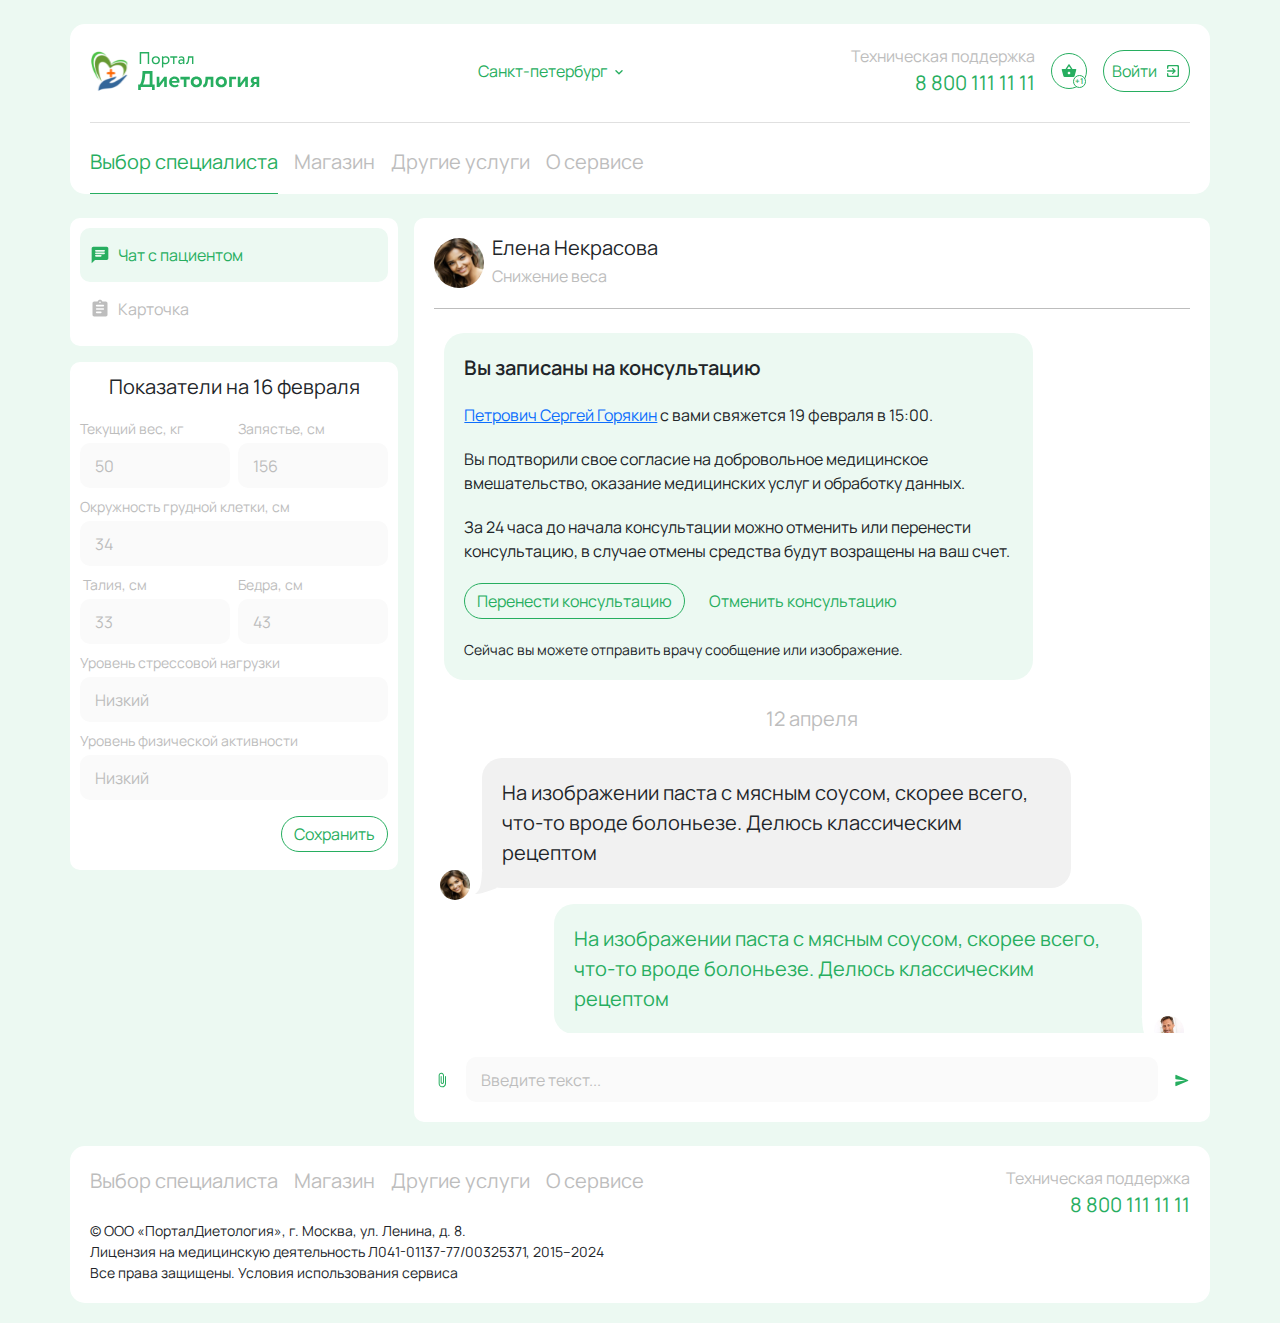
<file: chat.html>
<!DOCTYPE html>
<html>
    <head>
        <meta charset="utf-8">
        <meta name="viewport" content="width=device-width, initial-scale=1">

        <link rel="icon" href="favicon.png">
        <link rel="stylesheet" href="css/bootstrap.min.css">
        <link rel="stylesheet" href="css/style.css">

        <title>Диетология</title>
    </head>
    <body>
        <div class="wrapper">
            <header class="header">
                <div class="container round mt-4 pb-md-0">
                    <div class="d-flex align-items-center justify-content-between">
                        <a href="/" class="logo">
                            <img src="img/icons/logo.svg" alt="">
                        </a>
                        <div class="location-select d-none d-md-block">
                            <div class="location-select-head">
                                <p class="location c-green">Санкт-петербург</p>
                            </div>
                            <ul class="location-select-dropdown">
                                <li class="location-select-dropdown__item">Санкт-петербург</li>
                                <li class="location-select-dropdown__item">Москва</li>
                                <li class="location-select-dropdown__item">Екатеринбург</li>
                            </ul>
                        </div>
                        <div class="header-action d-md-flex d-none align-items-center gap-3">
                            <div class="d-flex flex-column justify-content-center align-items-end">
                                <p class="text-desc c-gray m-0 text-end">Техническая поддержка</p>
                                <a class="phone text-m c-green" href="tel:+88001111111">8 800 111 11 11</a>
                            </div>
                            <div class="header-action-basket d-flex justify-content-center align-items-center">
                                <svg width="16" height="16" viewBox="0 0 16 16" fill="none" xmlns="http://www.w3.org/2000/svg">
                                    <path d="M14.6667 6.00001H11.4734L8.54669 1.62001C8.28002 1.22668 7.70002 1.22668 7.44002 1.62001L4.51335 6.00001H1.33335C0.966687 6.00001 0.666687 6.30001 0.666687 6.66668C0.666687 6.72668 0.673354 6.78668 0.693354 6.84668L2.38669 13.0267C2.54002 13.5867 3.05335 14 3.66669 14H12.3334C12.9467 14 13.46 13.5867 13.62 13.0267L15.3134 6.84668L15.3334 6.66668C15.3334 6.30001 15.0334 6.00001 14.6667 6.00001ZM7.99335 3.19335L9.86669 6.00001H6.12002L7.99335 3.19335ZM8.00002 11.3333C7.26669 11.3333 6.66669 10.7333 6.66669 10C6.66669 9.26668 7.26669 8.66668 8.00002 8.66668C8.73335 8.66668 9.33335 9.26668 9.33335 10C9.33335 10.7333 8.73335 11.3333 8.00002 11.3333Z" fill="#27AE60"/>
                                </svg>
                                <span class="basket-count c-green">+1</span>
                            </div>
                            <a href="auth.html" class="header-action-profile d-flex align-items-center gap-2 p-2">
                                <p class="text-desc c-green m-0">Войти</p>
                                <svg width="16" height="16" viewBox="0 0 16 16" fill="none" xmlns="http://www.w3.org/2000/svg">
                                        <path d="M7.19333 10.86C7.45333 11.12 7.87333 11.12 8.13333 10.86L10.5267 8.46667C10.7867 8.20667 10.7867 7.78667 10.5267 7.52667L8.13333 5.13333C7.87333 4.87333 7.45333 4.87333 7.19333 5.13333C6.93333 5.39333 6.93333 5.81333 7.19333 6.07333L8.44667 7.33333H2.66667C2.3 7.33333 2 7.63333 2 8C2 8.36667 2.3 8.66667 2.66667 8.66667H8.44667L7.19333 9.92C6.93333 10.18 6.94 10.6067 7.19333 10.86ZM12.6667 2H3.33333C2.59333 2 2 2.6 2 3.33333V5.33333C2 5.7 2.3 6 2.66667 6C3.03333 6 3.33333 5.7 3.33333 5.33333V4C3.33333 3.63333 3.63333 3.33333 4 3.33333H12C12.3667 3.33333 12.6667 3.63333 12.6667 4V12C12.6667 12.3667 12.3667 12.6667 12 12.6667H4C3.63333 12.6667 3.33333 12.3667 3.33333 12V10.6667C3.33333 10.3 3.03333 10 2.66667 10C2.3 10 2 10.3 2 10.6667V12.6667C2 13.4 2.6 14 3.33333 14H12.6667C13.4 14 14 13.4 14 12.6667V3.33333C14 2.6 13.4 2 12.6667 2Z" fill="#27AE60"/>
                                </svg>
                            </a>
                        </div>
                        <div class="burger-button burger-open d-md-none d-flex align-items-center justify-content-center">
                        </div>
                    </div>
                    <nav class="burger-menu">
                        <div class="d-flex d-md-none w-100 justify-content-between">
                            <div class="header-action-basket d-flex justify-content-center align-items-center">
                                <svg width="16" height="16" viewBox="0 0 16 16" fill="none" xmlns="http://www.w3.org/2000/svg">
                                    <path d="M14.6667 6.00001H11.4734L8.54669 1.62001C8.28002 1.22668 7.70002 1.22668 7.44002 1.62001L4.51335 6.00001H1.33335C0.966687 6.00001 0.666687 6.30001 0.666687 6.66668C0.666687 6.72668 0.673354 6.78668 0.693354 6.84668L2.38669 13.0267C2.54002 13.5867 3.05335 14 3.66669 14H12.3334C12.9467 14 13.46 13.5867 13.62 13.0267L15.3134 6.84668L15.3334 6.66668C15.3334 6.30001 15.0334 6.00001 14.6667 6.00001ZM7.99335 3.19335L9.86669 6.00001H6.12002L7.99335 3.19335ZM8.00002 11.3333C7.26669 11.3333 6.66669 10.7333 6.66669 10C6.66669 9.26668 7.26669 8.66668 8.00002 8.66668C8.73335 8.66668 9.33335 9.26668 9.33335 10C9.33335 10.7333 8.73335 11.3333 8.00002 11.3333Z" fill="#27AE60"/>
                                </svg>
                                <span class="basket-count c-green">+1</span>
                            </div>
                            <div class="burger-button burger-close d-md-none d-flex align-items-center justify-content-center">
                            </div>
                        </div>
                        <ul class="navigation w-100 d-flex flex-md-row flex-column mb-0 mt-4 gap-3">
                            <li class="navigation__item active">Выбор специалиста</li>
                            <li class="navigation__item">Магазин</li>
                            <li class="navigation__item">Другие услуги</li>
                            <li class="navigation__item">О сервисе</li>
                        </ul>
                        <a href="auth.html" class="header-action-profile d-md-none d-flex justify-content-center align-items-center gap-2 p-2 mt-4">
                            <p class="text-desc c-green m-0">Войти</p>
                            <svg width="16" height="16" viewBox="0 0 16 16" fill="none" xmlns="http://www.w3.org/2000/svg">
                                    <path d="M7.19333 10.86C7.45333 11.12 7.87333 11.12 8.13333 10.86L10.5267 8.46667C10.7867 8.20667 10.7867 7.78667 10.5267 7.52667L8.13333 5.13333C7.87333 4.87333 7.45333 4.87333 7.19333 5.13333C6.93333 5.39333 6.93333 5.81333 7.19333 6.07333L8.44667 7.33333H2.66667C2.3 7.33333 2 7.63333 2 8C2 8.36667 2.3 8.66667 2.66667 8.66667H8.44667L7.19333 9.92C6.93333 10.18 6.94 10.6067 7.19333 10.86ZM12.6667 2H3.33333C2.59333 2 2 2.6 2 3.33333V5.33333C2 5.7 2.3 6 2.66667 6C3.03333 6 3.33333 5.7 3.33333 5.33333V4C3.33333 3.63333 3.63333 3.33333 4 3.33333H12C12.3667 3.33333 12.6667 3.63333 12.6667 4V12C12.6667 12.3667 12.3667 12.6667 12 12.6667H4C3.63333 12.6667 3.33333 12.3667 3.33333 12V10.6667C3.33333 10.3 3.03333 10 2.66667 10C2.3 10 2 10.3 2 10.6667V12.6667C2 13.4 2.6 14 3.33333 14H12.6667C13.4 14 14 13.4 14 12.6667V3.33333C14 2.6 13.4 2 12.6667 2Z" fill="#27AE60"/>
                            </svg>
                        </a>
                        <div class="d-flex d-md-none justify-content-between mt-3 align-items-center">
                            <div class="location-select">
                                <div class="location-select-head">
                                    <p class="location c-green">Санкт-петербург</p>
                                </div>
                                <ul class="location-select-dropdown">
                                    <li class="location-select-dropdown__item">Санкт-петербург</li>
                                    <li class="location-select-dropdown__item">Москва</li>
                                    <li class="location-select-dropdown__item">Екатеринбург</li>
                                </ul>
                            </div>
                            <div class="d-flex flex-column justify-content-center align-items-end">
                                <p class="text-desc c-gray m-0 text-end">Техническая поддержка</p>
                                <a class="phone text-m c-green" href="tel:+88001111111">8 800 111 11 11</a>
                            </div>
                        </div>
                    </nav>
                </div>
            </header>

            <main class="main">
                <div class="container d-flex px-0 my-4 gap-3">
                    <div class="profile-menu  d-lg-block d-none">
                        <ul class="profile-menu-list">
                            <li class="profile-menu-list__item d-flex align-items-center gap-2 active">
                                <svg width="20" height="20" viewBox="0 0 20 20" fill="none" xmlns="http://www.w3.org/2000/svg">
                                    <path d="M16.6667 1.66666H3.33335C2.41669 1.66666 1.67502 2.41666 1.67502 3.33332L1.66669 18.3333L5.00002 15H16.6667C17.5834 15 18.3334 14.25 18.3334 13.3333V3.33332C18.3334 2.41666 17.5834 1.66666 16.6667 1.66666ZM5.83335 7.49999H14.1667C14.625 7.49999 15 7.87499 15 8.33332C15 8.79166 14.625 9.16666 14.1667 9.16666H5.83335C5.37502 9.16666 5.00002 8.79166 5.00002 8.33332C5.00002 7.87499 5.37502 7.49999 5.83335 7.49999ZM10.8334 11.6667H5.83335C5.37502 11.6667 5.00002 11.2917 5.00002 10.8333C5.00002 10.375 5.37502 9.99999 5.83335 9.99999H10.8334C11.2917 9.99999 11.6667 10.375 11.6667 10.8333C11.6667 11.2917 11.2917 11.6667 10.8334 11.6667ZM14.1667 6.66666H5.83335C5.37502 6.66666 5.00002 6.29166 5.00002 5.83332C5.00002 5.37499 5.37502 4.99999 5.83335 4.99999H14.1667C14.625 4.99999 15 5.37499 15 5.83332C15 6.29166 14.625 6.66666 14.1667 6.66666Z" fill="#BDBDBD"/>
                                </svg>                                    
                                Чат с пациентом
                            </li>
                            <li class="profile-menu-list__item d-flex align-items-center gap-2">
                                <svg width="20" height="20" viewBox="0 0 20 20" fill="none" xmlns="http://www.w3.org/2000/svg">
                                    <path d="M15.8333 2.49998H12.35C12 1.53331 11.0833 0.833313 10 0.833313C8.91667 0.833313 8 1.53331 7.65 2.49998H4.16667C3.25 2.49998 2.5 3.24998 2.5 4.16665V15.8333C2.5 16.75 3.25 17.5 4.16667 17.5H15.8333C16.75 17.5 17.5 16.75 17.5 15.8333V4.16665C17.5 3.24998 16.75 2.49998 15.8333 2.49998ZM10 2.49998C10.4583 2.49998 10.8333 2.87498 10.8333 3.33331C10.8333 3.79165 10.4583 4.16665 10 4.16665C9.54167 4.16665 9.16667 3.79165 9.16667 3.33331C9.16667 2.87498 9.54167 2.49998 10 2.49998ZM10.8333 14.1666H6.66667C6.20833 14.1666 5.83333 13.7916 5.83333 13.3333C5.83333 12.875 6.20833 12.5 6.66667 12.5H10.8333C11.2917 12.5 11.6667 12.875 11.6667 13.3333C11.6667 13.7916 11.2917 14.1666 10.8333 14.1666ZM13.3333 10.8333H6.66667C6.20833 10.8333 5.83333 10.4583 5.83333 9.99998C5.83333 9.54165 6.20833 9.16665 6.66667 9.16665H13.3333C13.7917 9.16665 14.1667 9.54165 14.1667 9.99998C14.1667 10.4583 13.7917 10.8333 13.3333 10.8333ZM13.3333 7.49998H6.66667C6.20833 7.49998 5.83333 7.12498 5.83333 6.66665C5.83333 6.20831 6.20833 5.83331 6.66667 5.83331H13.3333C13.7917 5.83331 14.1667 6.20831 14.1667 6.66665C14.1667 7.12498 13.7917 7.49998 13.3333 7.49998Z" fill="#BDBDBD"/>
                                </svg>
                                Карточка                                   
                            </li>
                        </ul>
                        <div class="profile-calendar">
                            <p class="text-m text-center mb-3">Показатели на 16 февраля</p>
                            <div class="d-flex flex-column gap-2 align-items-end">
                                <div class="d-flex gap-2">
                                    <div class="d-flex flex-column gap-1 w-100">
                                        <p class="text primary-input-label m-0">Текущий вес, кг</p>
                                        <input type="text" class="primary-input" value="50" placeholder="0">
                                    </div>
                                    <div class="d-flex flex-column gap-1 w-100">
                                        <p class="text primary-input-label m-0">Запястье, см</p>
                                        <input type="text" class="primary-input" value="156" placeholder="0">
                                    </div>
                                </div>
                                <div class="d-flex flex-column gap-1 w-100">
                                    <p class="text primary-input-label m-0">Окружность грудной клетки, см</p>
                                    <input type="text" class="primary-input" value="34" placeholder="0">
                                </div>
                                <div class="d-flex gap-2">
                                    <div class="d-flex flex-column gap-1 w-100">
                                        <p class="text primary-input-label m-0"> Талия, см</p>
                                        <input type="text" class="primary-input" value="33" placeholder="0">
                                    </div>
                                    <div class="d-flex flex-column gap-1 w-100">
                                        <p class="text primary-input-label m-0">Бедра, см</p>
                                        <input type="text" class="primary-input" value="43" placeholder="0">
                                    </div>
                                </div>
                                <div class="d-flex flex-column gap-1 w-100">
                                    <p class="text primary-input-label m-0">Уровень стрессовой нагрузки</p>
                                    <input type="text" class="primary-input" value="Низкий" placeholder="Низкий">
                                </div>
                                <div class="d-flex flex-column gap-1 w-100">
                                    <p class="text primary-input-label m-0">Уровень физической активности</p>
                                    <input type="text" class="primary-input" value="Низкий" placeholder="Низкий">
                                </div>
                                <button class="primary-button bordered my-2">Сохранить</button>                                
                            </div>
                        </div>
                    </div>
                    <div class="chat-container w-100">
                        <div class="chat-header d-flex gap-2">
                            <div class="chat-photo">
                                <img src="img/profile-photo.jpg" alt="">
                            </div>
                            <div class="d-flex flex-column justify-content-between">
                                <p class="name text-m">Елена Некрасова</p>
                                <p class="point text-desc c-gray">Снижение веса</p>
                            </div>
                        </div>
                        <div class="chat-wrapper my-4">
                            <div class="chat-scroll hide-scroll">
                                <div class="message message-system">
                                    <p class="text-m"><b>Вы записаны на консультацию</b></p>
                                    <p class="text-desc"><a href="">Петрович Сергей Горякин</a> с вами свяжется 19 февраля в  15:00.</p>
                                    <p class="text-desc">Вы подтворили свое согласие на добровольное медицинское вмешательство, оказание медицинских услуг и обработку данных.</p>
                                    <p class="text-desc">За 24 часа до начала консультации можно отменить или перенести консультацию, в случае отмены средства будут возращены на ваш счет.</p>
                                    <div class="d-flex flex-wrap gap-3">
                                        <button class="primary-button bordered">Перенести консультацию</button>
                                        <button class="primary-button empty px-2">Отменить консультацию</button>
                                    </div>
                                    <p class="text-s">Сейчас вы можете отправить врачу сообщение или изображение.</p>
                                </div>
                                <p class="text-m c-gray text-center w-100 my-4">12 апреля</p>
                                <div class="message opponent last-message mb-3">
                                    <div class="photo"><img src="img/profile-photo.jpg" alt=""></div>
                                    <p class="text-m">На изображении паста с мясным соусом, скорее всего, что-то вроде болоньезе. Делюсь классическим рецептом</p>
                                </div>
                                <div class="message own last-message mb-3">
                                    <div class="photo"><img src="img/photo-spec1.jpg" alt=""></div>
                                    <p class="text-m">На изображении паста с мясным соусом, скорее всего, что-то вроде болоньезе. Делюсь классическим рецептом</p>
                                </div>
                                <div class="message opponent last-message mb-3">
                                    <div class="photo"><img src="img/profile-photo.jpg" alt=""></div>
                                    <p class="text-m">Спасибо, хорошего вам дня</p>
                                </div>
                                <div class="message own last-message mb-3">
                                    <div class="photo"><img src="img/photo-spec1.jpg" alt=""></div>
                                    <p class="text-m">Спасибо, хорошего вам дня</p>
                                </div>
                                <p class="text-m c-gray text-center w-100 my-4">14 апреля</p>
                                <div class="message opponent mb-3">
                                    <div class="photo"><img src="img/profile-photo.jpg" alt=""></div>
                                    <p class="text-m">Здравствуйте</p>
                                </div>
                                <div class="message opponent last-message mb-3">
                                    <div class="photo"><img src="img/profile-photo.jpg" alt=""></div>
                                    <p class="text-m">На изображении паста с мясным соусом, скорее всего, что-то вроде болоньезе. Делюсь классическим рецептом. На изображении паста с мясным соусом, скорее всего, что-то вроде болоньезе. Делюсь классическим рецептом. На изображении паста с мясным соусом, скорее всего, что-то вроде болоньезе. Делюсь классическим рецептом</p>
                                </div>
                                <div class="message own mb-3">
                                    <div class="photo"><img src="img/photo-spec1.jpg" alt=""></div>
                                    <p class="text-m">Здравствуйте</p>
                                </div>
                                <div class="message own last-message mb-3">
                                    <div class="photo"><img src="img/photo-spec1.jpg" alt=""></div>
                                    <p class="text-m">На изображении паста с мясным соусом, скорее всего, что-то вроде болоньезе. Делюсь классическим рецептом</p>
                                </div>
                                <p class="text-m c-gray text-center w-100 my-4">15 апреля</p>
                                <div class="message opponent last-message mb-3">
                                    <div class="photo"><img src="img/profile-photo.jpg" alt=""></div>
                                    <p class="text-m">На изображении паста с мясным соусом, скорее всего, что-то вроде болоньезе. Делюсь классическим рецептом</p>
                                </div>
                                <div class="message own last-message mb-3">
                                    <div class="photo"><img src="img/photo-spec1.jpg" alt=""></div>
                                    <p class="text-m">На изображении паста с мясным соусом, скорее всего, что-то вроде болоньезе. Делюсь классическим рецептом</p>
                                </div>
                                <p class="text-m c-gray text-center w-100 my-4">16 апреля</p>
                                <div class="message opponent last-message mb-3">
                                    <div class="photo"><img src="img/profile-photo.jpg" alt=""></div>
                                    <p class="text-m">На изображении паста с мясным соусом, скорее всего, что-то вроде болоньезе. Делюсь классическим рецептом</p>
                                </div>
                                <div class="message own last-message mb-3">
                                    <div class="photo"><img src="img/photo-spec1.jpg" alt=""></div>
                                    <p class="text-m">На изображении паста с мясным соусом, скорее всего, что-то вроде болоньезе. Делюсь классическим рецептом</p>
                                </div>
                            </div>
                        </div>
                        <div class="chat-send-block d-flex align-items-end gap-3">
                            <button class="primary-button empty">
                                <svg width="16" height="16" viewBox="0 0 16 16" fill="none" xmlns="http://www.w3.org/2000/svg">
                                    <path d="M11.0001 4.49977V11.5531C11.0001 12.9464 9.98008 14.1864 8.59342 14.3198C7.00008 14.4731 5.66675 13.2264 5.66675 11.6664V3.42644C5.66675 2.55311 6.29341 1.75977 7.16008 1.67311C8.16008 1.57311 9.00008 2.35311 9.00008 3.33311V10.3331C9.00008 10.6998 8.70008 10.9998 8.33341 10.9998C7.96675 10.9998 7.66675 10.6998 7.66675 10.3331V4.49977C7.66675 4.22644 7.44008 3.99977 7.16675 3.99977C6.89341 3.99977 6.66675 4.22644 6.66675 4.49977V10.2398C6.66675 11.1131 7.29341 11.9064 8.16008 11.9931C9.16008 12.0931 10.0001 11.3131 10.0001 10.3331V3.44644C10.0001 2.05311 8.98008 0.813105 7.59342 0.679772C6.00675 0.526438 4.66675 1.77311 4.66675 3.33311V11.5131C4.66675 13.4264 6.06675 15.1398 7.97341 15.3198C10.1667 15.5198 12.0001 13.8131 12.0001 11.6664V4.49977C12.0001 4.22644 11.7734 3.99977 11.5001 3.99977C11.2267 3.99977 11.0001 4.22644 11.0001 4.49977Z" fill="#27AE60"></path>
                                </svg>
                            </button>
                            <textarea type="text" class="primary-input chat-text w-100" placeholder="Введите текст..."></textarea>
                            <button class="primary-button empty">
                                <svg width="16" height="17" viewBox="0 0 16 17" fill="none" xmlns="http://www.w3.org/2000/svg">
                                    <path d="M2.26665 14.1L13.9 9.11333C14.44 8.88 14.44 8.12 13.9 7.88667L2.26665 2.9C1.82665 2.70667 1.33998 3.03333 1.33998 3.50667L1.33331 6.58C1.33331 6.91333 1.57998 7.2 1.91331 7.24L11.3333 8.5L1.91331 9.75333C1.57998 9.8 1.33331 10.0867 1.33331 10.42L1.33998 13.4933C1.33998 13.9667 1.82665 14.2933 2.26665 14.1V14.1Z" fill="#27AE60"/>
                                </svg>
                            </button>
                        </div>
                    </div>
                </div>
            </main>
            
            <footer class="footer">
                <div class="container round">
                    <div class="d-flex justify-content-between align-items-start">
                        <ul class="navigation d-flex flex-column flex-md-row mb-0 gap-md-3 gap-0">
                            <li class="navigation__item">Выбор специалиста</li>
                            <li class="navigation__item">Магазин</li>
                            <li class="navigation__item">Другие услуги</li>
                            <li class="navigation__item">О сервисе</li>
                        </ul>
                        <div class="d-flex flex-column justify-content-center align-items-end">
                            <p class="text-desc c-gray m-0 text-end">Техническая поддержка</p>
                            <a class="phone text-m c-green" href="tel:+88001111111">8 800 111 11 11</a>
                        </div>
                    </div>
                    <p class="text-s m-0">© ООО «ПорталДиетология», г. Москва, ул. Ленина, д. 8.</p>
                    <p class="text-s m-0">Лицензия на медицинскую деятельность Л041-01137-77/00325371, 2015–2024</p>
                    <p class="text-s m-0">Все права защищены. Условия использования сервиса</p>
                </div>
            </footer>
        </div>
    <script src="js/main.js" type="text/javascript"></script>
    </body>
</html>
</file>
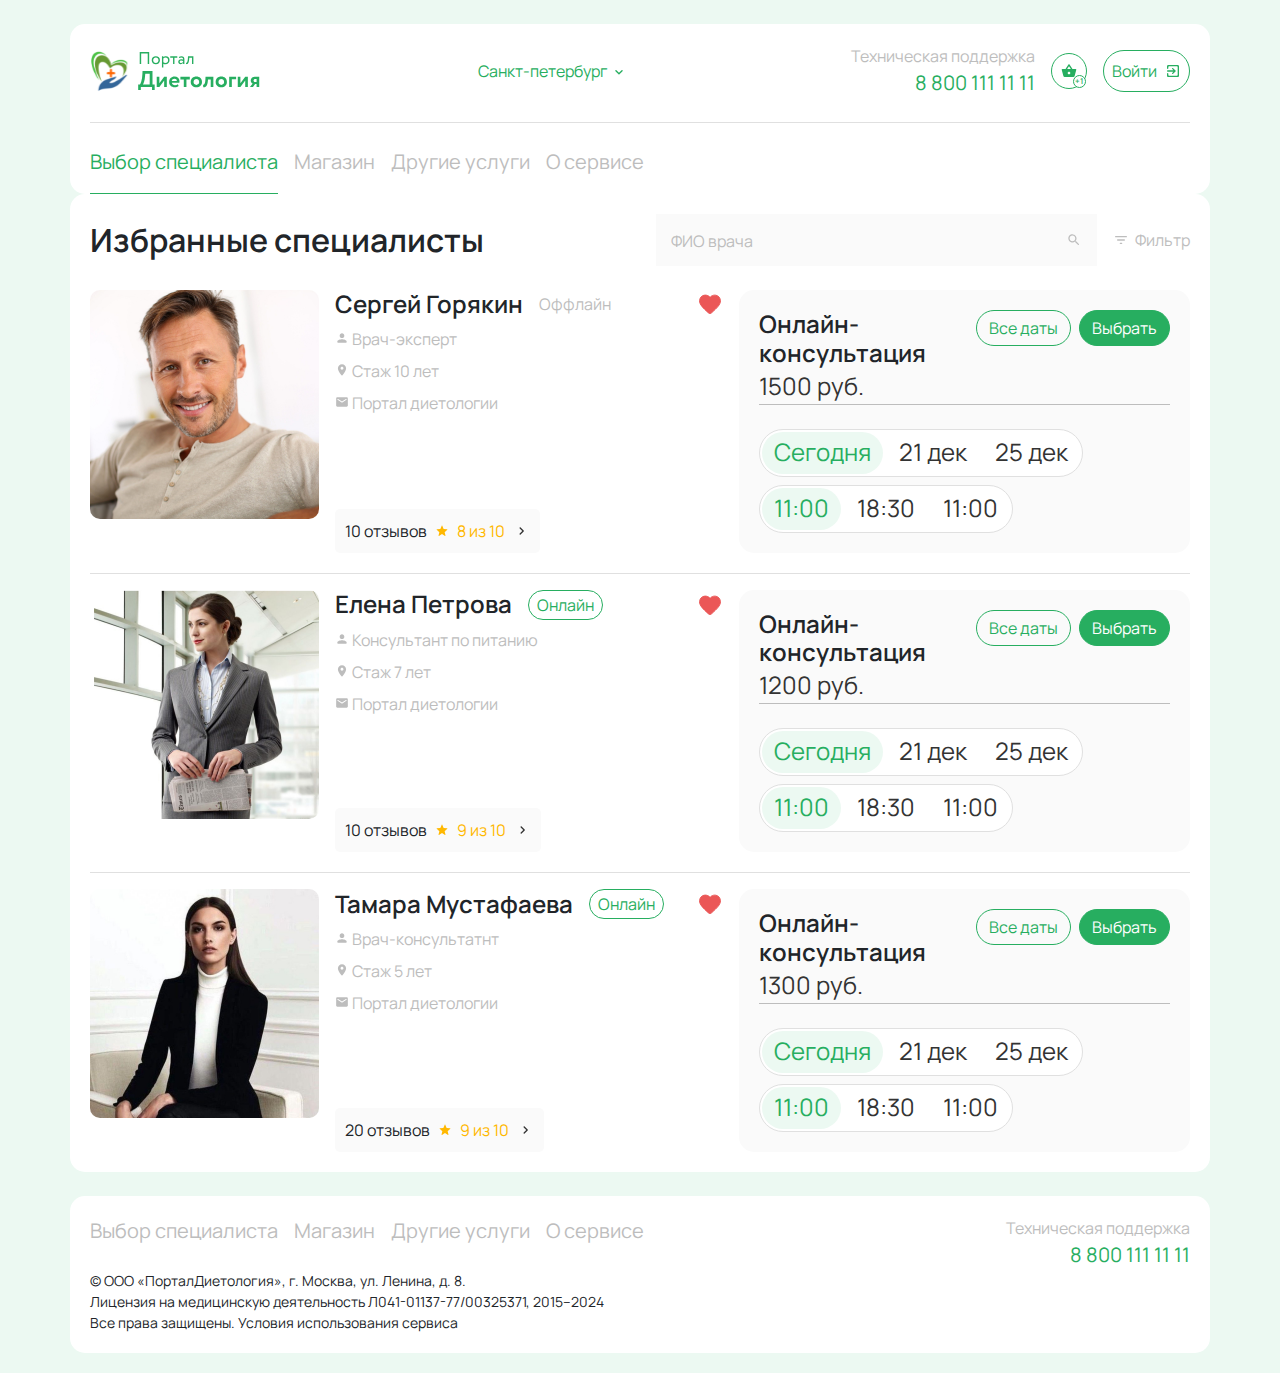
<file: favorite-specialit.html>
<!DOCTYPE html>
<html>
    <head>
        <meta charset="utf-8">
        <meta name="viewport" content="width=device-width, initial-scale=1">

        <link rel="icon" href="favicon.png">
        <link rel="stylesheet" href="css/bootstrap.min.css">
        <link rel="stylesheet" href="css/style.css">

        <title>Диетология</title>
    </head>
    <body>
        <div class="wrapper">
            <header class="header">
                <div class="container round mt-4 pb-md-0">
                    <div class="d-flex align-items-center justify-content-between">
                        <a href="/" class="logo">
                            <img src="img/icons/logo.svg" alt="">
                        </a>
                        <div class="location-select d-none d-md-block">
                            <div class="location-select-head">
                                <p class="location c-green">Санкт-петербург</p>
                            </div>
                            <ul class="location-select-dropdown">
                                <li class="location-select-dropdown__item">Санкт-петербург</li>
                                <li class="location-select-dropdown__item">Москва</li>
                                <li class="location-select-dropdown__item">Екатеринбург</li>
                            </ul>
                        </div>
                        <div class="header-action d-md-flex d-none align-items-center gap-3">
                            <div class="d-flex flex-column justify-content-center align-items-end">
                                <p class="text-desc c-gray m-0 text-end">Техническая поддержка</p>
                                <a class="phone text-m c-green" href="tel:+88001111111">8 800 111 11 11</a>
                            </div>
                            <div class="header-action-basket d-flex justify-content-center align-items-center">
                                <svg width="16" height="16" viewBox="0 0 16 16" fill="none" xmlns="http://www.w3.org/2000/svg">
                                    <path d="M14.6667 6.00001H11.4734L8.54669 1.62001C8.28002 1.22668 7.70002 1.22668 7.44002 1.62001L4.51335 6.00001H1.33335C0.966687 6.00001 0.666687 6.30001 0.666687 6.66668C0.666687 6.72668 0.673354 6.78668 0.693354 6.84668L2.38669 13.0267C2.54002 13.5867 3.05335 14 3.66669 14H12.3334C12.9467 14 13.46 13.5867 13.62 13.0267L15.3134 6.84668L15.3334 6.66668C15.3334 6.30001 15.0334 6.00001 14.6667 6.00001ZM7.99335 3.19335L9.86669 6.00001H6.12002L7.99335 3.19335ZM8.00002 11.3333C7.26669 11.3333 6.66669 10.7333 6.66669 10C6.66669 9.26668 7.26669 8.66668 8.00002 8.66668C8.73335 8.66668 9.33335 9.26668 9.33335 10C9.33335 10.7333 8.73335 11.3333 8.00002 11.3333Z" fill="#27AE60"/>
                                </svg>
                                <span class="basket-count c-green">+1</span>
                            </div>
                            <a href="auth.html" class="header-action-profile d-flex align-items-center gap-2 p-2">
                                <p class="text-desc c-green m-0">Войти</p>
                                <svg width="16" height="16" viewBox="0 0 16 16" fill="none" xmlns="http://www.w3.org/2000/svg">
                                        <path d="M7.19333 10.86C7.45333 11.12 7.87333 11.12 8.13333 10.86L10.5267 8.46667C10.7867 8.20667 10.7867 7.78667 10.5267 7.52667L8.13333 5.13333C7.87333 4.87333 7.45333 4.87333 7.19333 5.13333C6.93333 5.39333 6.93333 5.81333 7.19333 6.07333L8.44667 7.33333H2.66667C2.3 7.33333 2 7.63333 2 8C2 8.36667 2.3 8.66667 2.66667 8.66667H8.44667L7.19333 9.92C6.93333 10.18 6.94 10.6067 7.19333 10.86ZM12.6667 2H3.33333C2.59333 2 2 2.6 2 3.33333V5.33333C2 5.7 2.3 6 2.66667 6C3.03333 6 3.33333 5.7 3.33333 5.33333V4C3.33333 3.63333 3.63333 3.33333 4 3.33333H12C12.3667 3.33333 12.6667 3.63333 12.6667 4V12C12.6667 12.3667 12.3667 12.6667 12 12.6667H4C3.63333 12.6667 3.33333 12.3667 3.33333 12V10.6667C3.33333 10.3 3.03333 10 2.66667 10C2.3 10 2 10.3 2 10.6667V12.6667C2 13.4 2.6 14 3.33333 14H12.6667C13.4 14 14 13.4 14 12.6667V3.33333C14 2.6 13.4 2 12.6667 2Z" fill="#27AE60"/>
                                </svg>
                            </a>
                        </div>
                        <div class="burger-button burger-open d-md-none d-flex align-items-center justify-content-center">
                        </div>
                    </div>
                    <nav class="burger-menu">
                        <div class="d-flex d-md-none w-100 justify-content-between">
                            <div class="header-action-basket d-flex justify-content-center align-items-center">
                                <svg width="16" height="16" viewBox="0 0 16 16" fill="none" xmlns="http://www.w3.org/2000/svg">
                                    <path d="M14.6667 6.00001H11.4734L8.54669 1.62001C8.28002 1.22668 7.70002 1.22668 7.44002 1.62001L4.51335 6.00001H1.33335C0.966687 6.00001 0.666687 6.30001 0.666687 6.66668C0.666687 6.72668 0.673354 6.78668 0.693354 6.84668L2.38669 13.0267C2.54002 13.5867 3.05335 14 3.66669 14H12.3334C12.9467 14 13.46 13.5867 13.62 13.0267L15.3134 6.84668L15.3334 6.66668C15.3334 6.30001 15.0334 6.00001 14.6667 6.00001ZM7.99335 3.19335L9.86669 6.00001H6.12002L7.99335 3.19335ZM8.00002 11.3333C7.26669 11.3333 6.66669 10.7333 6.66669 10C6.66669 9.26668 7.26669 8.66668 8.00002 8.66668C8.73335 8.66668 9.33335 9.26668 9.33335 10C9.33335 10.7333 8.73335 11.3333 8.00002 11.3333Z" fill="#27AE60"/>
                                </svg>
                                <span class="basket-count c-green">+1</span>
                            </div>
                            <div class="burger-button burger-close d-md-none d-flex align-items-center justify-content-center">
                            </div>
                        </div>
                        <ul class="navigation w-100 d-flex flex-md-row flex-column mb-0 mt-4 gap-3">
                            <li class="navigation__item active">Выбор специалиста</li>
                            <li class="navigation__item">Магазин</li>
                            <li class="navigation__item">Другие услуги</li>
                            <li class="navigation__item">О сервисе</li>
                        </ul>
                        <a href="auth.html" class="header-action-profile d-md-none d-flex justify-content-center align-items-center gap-2 p-2 mt-4">
                            <p class="text-desc c-green m-0">Войти</p>
                            <svg width="16" height="16" viewBox="0 0 16 16" fill="none" xmlns="http://www.w3.org/2000/svg">
                                    <path d="M7.19333 10.86C7.45333 11.12 7.87333 11.12 8.13333 10.86L10.5267 8.46667C10.7867 8.20667 10.7867 7.78667 10.5267 7.52667L8.13333 5.13333C7.87333 4.87333 7.45333 4.87333 7.19333 5.13333C6.93333 5.39333 6.93333 5.81333 7.19333 6.07333L8.44667 7.33333H2.66667C2.3 7.33333 2 7.63333 2 8C2 8.36667 2.3 8.66667 2.66667 8.66667H8.44667L7.19333 9.92C6.93333 10.18 6.94 10.6067 7.19333 10.86ZM12.6667 2H3.33333C2.59333 2 2 2.6 2 3.33333V5.33333C2 5.7 2.3 6 2.66667 6C3.03333 6 3.33333 5.7 3.33333 5.33333V4C3.33333 3.63333 3.63333 3.33333 4 3.33333H12C12.3667 3.33333 12.6667 3.63333 12.6667 4V12C12.6667 12.3667 12.3667 12.6667 12 12.6667H4C3.63333 12.6667 3.33333 12.3667 3.33333 12V10.6667C3.33333 10.3 3.03333 10 2.66667 10C2.3 10 2 10.3 2 10.6667V12.6667C2 13.4 2.6 14 3.33333 14H12.6667C13.4 14 14 13.4 14 12.6667V3.33333C14 2.6 13.4 2 12.6667 2Z" fill="#27AE60"/>
                            </svg>
                        </a>
                        <div class="d-flex d-md-none justify-content-between mt-3 align-items-center">
                            <div class="location-select">
                                <div class="location-select-head">
                                    <p class="location c-green">Санкт-петербург</p>
                                </div>
                                <ul class="location-select-dropdown">
                                    <li class="location-select-dropdown__item">Санкт-петербург</li>
                                    <li class="location-select-dropdown__item">Москва</li>
                                    <li class="location-select-dropdown__item">Екатеринбург</li>
                                </ul>
                            </div>
                            <div class="d-flex flex-column justify-content-center align-items-end">
                                <p class="text-desc c-gray m-0 text-end">Техническая поддержка</p>
                                <a class="phone text-m c-green" href="tel:+88001111111">8 800 111 11 11</a>
                            </div>
                        </div>
                    </nav>
                </div>
            </header>

            <main class="main">
                <div class="container round mb-4">
                    <div class="d-flex align-items-center justify-content-between mb-4 flex-wrap flex-lg-nowrap gap-2">
                        <h1 class="title mobile">Избранные специалисты</h1>
                        <div class="filter-search-block d-flex align-items-center gap-3">
                            <div class="search-item">
                                <input type="text" class="search" placeholder="ФИО врача">
                            </div>
                            <div class="filter-select">
                                <div class="filter-select-head d-flex align-items-center c-gray">Фильтр</div>
                                <ul class="filter-select-dropdown mb-0">
                                    
                                </ul>
                            </div>
                        </div>
                    </div>
                    <div class="d-flex flex-column gap-3">
                        <div class="specialist-card d-flex gap-3 flex-lg-nowrap flex-wrap">
                            <div class="d-flex gap-3 w-100">
                                <div class="specialist-photo">
                                    <img src="img/photo-spec1.jpg" alt="">
                                </div>
                                <div class="specialist-info w-100 d-flex flex-column">
                                    <div class="d-flex align-items-center gap-3 mb-2">
                                        <h2 class="title">Сергей Горякин</h2>
                                        <span class="status">Оффлайн</span>
                                        <button class="favorite-button active d-md-block d-none">
                                            <svg width="26" height="25" viewBox="0 0 26 25" fill="none" xmlns="http://www.w3.org/2000/svg">
                                                <path d="M20.9792 4.15624C18.2292 2.28124 14.8333 3.15624 13 5.30208C11.1667 3.15624 7.77083 2.27083 5.02083 4.15624C3.5625 5.15624 2.64583 6.84375 2.58333 8.625C2.4375 12.6667 6.02083 15.9062 11.4896 20.875L11.5937 20.9687C12.3854 21.6875 13.6042 21.6875 14.3958 20.9583L14.5104 20.8542C19.9792 15.8958 23.5521 12.6562 23.4167 8.61458C23.3542 6.84375 22.4375 5.15624 20.9792 4.15624Z" fill="#EB5757"/>
                                            </svg>
                                        </button>
                                    </div>
                                    <p class="person text-desc c-gray mb-2">
                                        Врач-эксперт
                                    </p>
                                    <p class="experience text-desc c-gray mb-2">
                                        Стаж 10 лет
                                    </p>
                                    <p class="mail text-desc c-gray mb-2">
                                        Портал диетологии
                                    </p>
                                    <div class="d-flex flex-grow-1"></div>
                                    <div class="rating-block d-md-flex d-none align-items-center gap-2  js-open-modal" data-modal="specialist-modal">
                                        <p class="text-desc">10 отзывов</p>
                                        <img src="img/icons/rating-icon.svg" alt="">
                                        <span>8 из 10</span>
                                        <svg width="17" height="16" viewBox="0 0 17 16" fill="none" xmlns="http://www.w3.org/2000/svg">
                                            <path d="M6.69305 10.5867L9.27971 7.99999L6.69305 5.41332C6.43305 5.15332 6.43305 4.73332 6.69305 4.47332C6.95305 4.21332 7.37305 4.21332 7.63305 4.47332L10.693 7.53332C10.953 7.79332 10.953 8.21332 10.693 8.47332L7.63305 11.5333C7.37305 11.7933 6.95305 11.7933 6.69305 11.5333C6.43971 11.2733 6.43305 10.8467 6.69305 10.5867Z" fill="#333333"/>
                                        </svg>                                        
                                    </div>
                                </div>
                            </div>
                            <div class="specialist-actions">
                                <div class="specialist-actions-inner d-flex gap-2 mb-4">
                                    <div class="d-flex flex-column">
                                        <h2 class="title">Онлайн-консультация</h2>
                                        <p class="price text-l">1500 руб.</p>
                                    </div>
                                    <div class="d-flex flex-grow-1"></div>
                                    <button class="primary-button bordered d-lg-block d-none">Все даты</button>
                                    <button class="primary-button fill d-lg-block d-none">Выбрать</button>
                                </div>
                                <div class="swap-select js-swap-active d-flex gap-1 mb-2">
                                    <span class="swap-select__item active">Сегодня</span>
                                    <span class="swap-select__item">21 дек</span>
                                    <span class="swap-select__item">25 дек</span>
                                </div>
                                <div class="swap-select js-swap-active d-flex gap-1">
                                    <span class="swap-select__item active">11:00</span>
                                    <span class="swap-select__item">18:30</span>
                                    <span class="swap-select__item">11:00</span>
                                </div>                                
                                <button class="primary-button fill d-lg-none d-block w-100 mt-3">Выбрать</button>
                                <button class="primary-button bordered d-lg-none d-block w-100 mt-2">Все даты</button>
                                <button class="primary-button favorite-button active d-lg-none d-flex align-items-center gap-2 mx-auto mt-2">
                                    Добавить в избранное
                                    <svg width="16" height="17" viewBox="0 0 16 17" fill="none" xmlns="http://www.w3.org/2000/svg">
                                        <path d="M8.89998 13.7668C8.39331 14.2268 7.61331 14.2268 7.10665 13.7601L7.03331 13.6935C3.53331 10.5268 1.24665 8.45348 1.33331 5.86681C1.37331 4.73348 1.95331 3.64681 2.89331 3.00681C4.65331 1.80681 6.82665 2.36681 7.99998 3.74014C9.17331 2.36681 11.3466 1.80014 13.1066 3.00681C14.0466 3.64681 14.6266 4.73348 14.6666 5.86681C14.76 8.45348 12.4666 10.5268 8.96665 13.7068L8.89998 13.7668Z" fill="#27AE60"/>
                                    </svg>
                                </button>
                            </div>
                            <div class="rating-block d-md-none d-flex align-items-center justify-content-center gap-2 w-100 js-open-modal" data-modal="specialist-modal">
                                <p class="text-desc">10 отзывов</p>
                                <img src="img/icons/rating-icon.svg" alt="">
                                <span>8 из 10</span>
                                <svg width="17" height="16" viewBox="0 0 17 16" fill="none" xmlns="http://www.w3.org/2000/svg">
                                    <path d="M6.69305 10.5867L9.27971 7.99999L6.69305 5.41332C6.43305 5.15332 6.43305 4.73332 6.69305 4.47332C6.95305 4.21332 7.37305 4.21332 7.63305 4.47332L10.693 7.53332C10.953 7.79332 10.953 8.21332 10.693 8.47332L7.63305 11.5333C7.37305 11.7933 6.95305 11.7933 6.69305 11.5333C6.43971 11.2733 6.43305 10.8467 6.69305 10.5867Z" fill="#333333"/>
                                </svg>                                        
                            </div>
                        </div>
                        <div class="specialist-card d-flex gap-3 flex-lg-nowrap flex-wrap">
                            <div class="d-flex gap-3 w-100">
                                <div class="specialist-photo">
                                    <img src="img/photo-spec2.jpg" alt="">
                                </div>
                                <div class="specialist-info w-100 d-flex flex-column">
                                    <div class="d-flex align-items-center gap-3 mb-2">
                                        <h2 class="title">Елена Петрова</h2>
                                        <span class="status active">Онлайн</span>
                                        <button class="favorite-button active d-md-block d-none">
                                            <svg width="26" height="25" viewBox="0 0 26 25" fill="none" xmlns="http://www.w3.org/2000/svg">
                                                <path d="M20.9792 4.15624C18.2292 2.28124 14.8333 3.15624 13 5.30208C11.1667 3.15624 7.77083 2.27083 5.02083 4.15624C3.5625 5.15624 2.64583 6.84375 2.58333 8.625C2.4375 12.6667 6.02083 15.9062 11.4896 20.875L11.5937 20.9687C12.3854 21.6875 13.6042 21.6875 14.3958 20.9583L14.5104 20.8542C19.9792 15.8958 23.5521 12.6562 23.4167 8.61458C23.3542 6.84375 22.4375 5.15624 20.9792 4.15624Z" fill="#EB5757"/>
                                            </svg>
                                        </button>
                                    </div>
                                    <p class="person text-desc c-gray mb-2">
                                        Консультант по питанию
                                    </p>
                                    <p class="experience text-desc c-gray mb-2">
                                        Стаж 7 лет
                                    </p>
                                    <p class="mail text-desc c-gray mb-2">
                                        Портал диетологии
                                    </p>
                                    <div class="d-flex flex-grow-1"></div>
                                    <div class="rating-block d-md-flex d-none align-items-center gap-2  js-open-modal" data-modal="specialist-modal">
                                        <p class="text-desc">10 отзывов</p>
                                        <img src="img/icons/rating-icon.svg" alt="">
                                        <span>9 из 10</span>
                                        <svg width="17" height="16" viewBox="0 0 17 16" fill="none" xmlns="http://www.w3.org/2000/svg">
                                            <path d="M6.69305 10.5867L9.27971 7.99999L6.69305 5.41332C6.43305 5.15332 6.43305 4.73332 6.69305 4.47332C6.95305 4.21332 7.37305 4.21332 7.63305 4.47332L10.693 7.53332C10.953 7.79332 10.953 8.21332 10.693 8.47332L7.63305 11.5333C7.37305 11.7933 6.95305 11.7933 6.69305 11.5333C6.43971 11.2733 6.43305 10.8467 6.69305 10.5867Z" fill="#333333"/>
                                        </svg>                                        
                                    </div>
                                </div>
                            </div>
                            <div class="specialist-actions">
                                <div class="specialist-actions-inner d-flex gap-2 mb-4">
                                    <div class="d-flex flex-column">
                                        <h2 class="title">Онлайн-консультация</h2>
                                        <p class="price text-l">1200 руб.</p>
                                    </div>
                                    <div class="d-flex flex-grow-1"></div>
                                    <button class="primary-button bordered d-lg-block d-none">Все даты</button>
                                    <button class="primary-button fill d-lg-block d-none">Выбрать</button>
                                </div>
                                <div class="swap-select js-swap-active d-flex gap-1 mb-2">
                                    <span class="swap-select__item active">Сегодня</span>
                                    <span class="swap-select__item">21 дек</span>
                                    <span class="swap-select__item">25 дек</span>
                                </div>
                                <div class="swap-select js-swap-active d-flex gap-1">
                                    <span class="swap-select__item active">11:00</span>
                                    <span class="swap-select__item">18:30</span>
                                    <span class="swap-select__item">11:00</span>
                                </div>                                
                                <button class="primary-button fill d-lg-none d-block w-100 mt-3">Выбрать</button>
                                <button class="primary-button bordered d-lg-none d-block w-100 mt-2">Все даты</button>
                                <button class="primary-button favorite-button active d-lg-none d-flex align-items-center gap-2 mx-auto mt-2">
                                    Добавить в избранное
                                    <svg width="16" height="17" viewBox="0 0 16 17" fill="none" xmlns="http://www.w3.org/2000/svg">
                                        <path d="M8.89998 13.7668C8.39331 14.2268 7.61331 14.2268 7.10665 13.7601L7.03331 13.6935C3.53331 10.5268 1.24665 8.45348 1.33331 5.86681C1.37331 4.73348 1.95331 3.64681 2.89331 3.00681C4.65331 1.80681 6.82665 2.36681 7.99998 3.74014C9.17331 2.36681 11.3466 1.80014 13.1066 3.00681C14.0466 3.64681 14.6266 4.73348 14.6666 5.86681C14.76 8.45348 12.4666 10.5268 8.96665 13.7068L8.89998 13.7668Z" fill="#27AE60"/>
                                    </svg>
                                </button>
                            </div>
                            <div class="rating-block d-md-none d-flex align-items-center justify-content-center gap-2 w-100 js-open-modal" data-modal="specialist-modal">
                                <p class="text-desc">10 отзывов</p>
                                <img src="img/icons/rating-icon.svg" alt="">
                                <span>9 из 10</span>
                                <svg width="17" height="16" viewBox="0 0 17 16" fill="none" xmlns="http://www.w3.org/2000/svg">
                                    <path d="M6.69305 10.5867L9.27971 7.99999L6.69305 5.41332C6.43305 5.15332 6.43305 4.73332 6.69305 4.47332C6.95305 4.21332 7.37305 4.21332 7.63305 4.47332L10.693 7.53332C10.953 7.79332 10.953 8.21332 10.693 8.47332L7.63305 11.5333C7.37305 11.7933 6.95305 11.7933 6.69305 11.5333C6.43971 11.2733 6.43305 10.8467 6.69305 10.5867Z" fill="#333333"/>
                                </svg>                                        
                            </div>
                        </div>
                        <div class="specialist-card d-flex gap-3 flex-lg-nowrap flex-wrap">
                            <div class="d-flex gap-3 w-100">
                                <div class="specialist-photo">
                                    <img src="img/photo-spec3.jpg" alt="">
                                </div>
                                <div class="specialist-info w-100 d-flex flex-column">
                                    <div class="d-flex align-items-center gap-3 mb-2">
                                        <h2 class="title">Тамара Мустафаева</h2>
                                        <span class="status active">Онлайн</span>
                                        <button class="favorite-button active d-md-block d-none">
                                            <svg width="26" height="25" viewBox="0 0 26 25" fill="none" xmlns="http://www.w3.org/2000/svg">
                                                <path d="M20.9792 4.15624C18.2292 2.28124 14.8333 3.15624 13 5.30208C11.1667 3.15624 7.77083 2.27083 5.02083 4.15624C3.5625 5.15624 2.64583 6.84375 2.58333 8.625C2.4375 12.6667 6.02083 15.9062 11.4896 20.875L11.5937 20.9687C12.3854 21.6875 13.6042 21.6875 14.3958 20.9583L14.5104 20.8542C19.9792 15.8958 23.5521 12.6562 23.4167 8.61458C23.3542 6.84375 22.4375 5.15624 20.9792 4.15624Z" fill="#EB5757"/>
                                            </svg>
                                        </button>
                                    </div>
                                    <p class="person text-desc c-gray mb-2">
                                        Врач-консультатнт
                                    </p>
                                    <p class="experience text-desc c-gray mb-2">
                                        Стаж 5 лет
                                    </p>
                                    <p class="mail text-desc c-gray mb-2">
                                        Портал диетологии
                                    </p>
                                    <div class="d-flex flex-grow-1"></div>
                                    <div class="rating-block d-md-flex d-none align-items-center gap-2  js-open-modal" data-modal="specialist-modal">
                                        <p class="text-desc">20 отзывов</p>
                                        <img src="img/icons/rating-icon.svg" alt="">
                                        <span>9 из 10</span>
                                        <svg width="17" height="16" viewBox="0 0 17 16" fill="none" xmlns="http://www.w3.org/2000/svg">
                                            <path d="M6.69305 10.5867L9.27971 7.99999L6.69305 5.41332C6.43305 5.15332 6.43305 4.73332 6.69305 4.47332C6.95305 4.21332 7.37305 4.21332 7.63305 4.47332L10.693 7.53332C10.953 7.79332 10.953 8.21332 10.693 8.47332L7.63305 11.5333C7.37305 11.7933 6.95305 11.7933 6.69305 11.5333C6.43971 11.2733 6.43305 10.8467 6.69305 10.5867Z" fill="#333333"/>
                                        </svg>                                        
                                    </div>
                                </div>
                            </div>
                            <div class="specialist-actions">
                                <div class="specialist-actions-inner d-flex gap-2 mb-4">
                                    <div class="d-flex flex-column">
                                        <h2 class="title">Онлайн-консультация</h2>
                                        <p class="price text-l">1300 руб.</p>
                                    </div>
                                    <div class="d-flex flex-grow-1"></div>
                                    <button class="primary-button bordered d-lg-block d-none">Все даты</button>
                                    <button class="primary-button fill d-lg-block d-none">Выбрать</button>
                                </div>
                                <div class="swap-select js-swap-active d-flex gap-1 mb-2">
                                    <span class="swap-select__item active">Сегодня</span>
                                    <span class="swap-select__item">21 дек</span>
                                    <span class="swap-select__item">25 дек</span>
                                </div>
                                <div class="swap-select js-swap-active d-flex gap-1">
                                    <span class="swap-select__item active">11:00</span>
                                    <span class="swap-select__item">18:30</span>
                                    <span class="swap-select__item">11:00</span>
                                </div>                                
                                <button class="primary-button fill d-lg-none d-block w-100 mt-3">Выбрать</button>
                                <button class="primary-button bordered d-lg-none d-block w-100 mt-2">Все даты</button>
                                <button class="primary-button favorite-button active d-lg-none d-flex align-items-center gap-2 mx-auto mt-2">
                                    Добавить в избранное
                                    <svg width="16" height="17" viewBox="0 0 16 17" fill="none" xmlns="http://www.w3.org/2000/svg">
                                        <path d="M8.89998 13.7668C8.39331 14.2268 7.61331 14.2268 7.10665 13.7601L7.03331 13.6935C3.53331 10.5268 1.24665 8.45348 1.33331 5.86681C1.37331 4.73348 1.95331 3.64681 2.89331 3.00681C4.65331 1.80681 6.82665 2.36681 7.99998 3.74014C9.17331 2.36681 11.3466 1.80014 13.1066 3.00681C14.0466 3.64681 14.6266 4.73348 14.6666 5.86681C14.76 8.45348 12.4666 10.5268 8.96665 13.7068L8.89998 13.7668Z" fill="#27AE60"/>
                                    </svg>
                                </button>
                            </div>
                            <div class="rating-block d-md-none d-flex align-items-center justify-content-center gap-2 w-100 js-open-modal" data-modal="specialist-modal">
                                <p class="text-desc">20 отзывов</p>
                                <img src="img/icons/rating-icon.svg" alt="">
                                <span>9 из 10</span>
                                <svg width="17" height="16" viewBox="0 0 17 16" fill="none" xmlns="http://www.w3.org/2000/svg">
                                    <path d="M6.69305 10.5867L9.27971 7.99999L6.69305 5.41332C6.43305 5.15332 6.43305 4.73332 6.69305 4.47332C6.95305 4.21332 7.37305 4.21332 7.63305 4.47332L10.693 7.53332C10.953 7.79332 10.953 8.21332 10.693 8.47332L7.63305 11.5333C7.37305 11.7933 6.95305 11.7933 6.69305 11.5333C6.43971 11.2733 6.43305 10.8467 6.69305 10.5867Z" fill="#333333"/>
                                </svg>                                        
                            </div>
                        </div>
                    </div>
                </div>
            </main>
            
            <footer class="footer">
                <div class="container round">
                    <div class="d-flex justify-content-between align-items-start">
                        <ul class="navigation d-flex flex-column flex-md-row mb-0 gap-md-3 gap-0">
                            <li class="navigation__item">Выбор специалиста</li>
                            <li class="navigation__item">Магазин</li>
                            <li class="navigation__item">Другие услуги</li>
                            <li class="navigation__item">О сервисе</li>
                        </ul>
                        <div class="d-flex flex-column justify-content-center align-items-end">
                            <p class="text-desc c-gray m-0 text-end">Техническая поддержка</p>
                            <a class="phone text-m c-green" href="tel:+88001111111">8 800 111 11 11</a>
                        </div>
                    </div>
                    <p class="text-s m-0">© ООО «ПорталДиетология», г. Москва, ул. Ленина, д. 8.</p>
                    <p class="text-s m-0">Лицензия на медицинскую деятельность Л041-01137-77/00325371, 2015–2024</p>
                    <p class="text-s m-0">Все права защищены. Условия использования сервиса</p>
                </div>
            </footer>
            <div class="modal-wrapper" id="specialist-modal">
                <div class="modal-block specialist">
                    <button class="modal-close js-close-modal">
                        <svg width="16" height="16" viewBox="0 0 16 16" fill="none" xmlns="http://www.w3.org/2000/svg">
                            <g clip-path="url(#clip0_2202_1648)">
                                <path d="M12.2 3.80665C11.94 3.54665 11.52 3.54665 11.26 3.80665L7.99998 7.05998L4.73998 3.79998C4.47998 3.53998 4.05998 3.53998 3.79998 3.79998C3.53998 4.05998 3.53998 4.47998 3.79998 4.73998L7.05998 7.99998L3.79998 11.26C3.53998 11.52 3.53998 11.94 3.79998 12.2C4.05998 12.46 4.47998 12.46 4.73998 12.2L7.99998 8.93998L11.26 12.2C11.52 12.46 11.94 12.46 12.2 12.2C12.46 11.94 12.46 11.52 12.2 11.26L8.93998 7.99998L12.2 4.73998C12.4533 4.48665 12.4533 4.05998 12.2 3.80665V3.80665Z" fill="#27AE60"/>
                            </g>
                            <defs>
                                <clipPath id="clip0_2202_1648">
                                    <rect width="16" height="16" fill="white"/>
                                </clipPath>
                            </defs>
                        </svg>                            
                    </button>
                    <div class="d-flex gap-3 mb-3">
                        <div class="specialist-photo">
                            <img src="img/photo-spec1.jpg" alt="">
                        </div>
                        <div class="specialist-info d-flex flex-column">
                            <div class="d-flex align-items-center gap-3">
                                <h2 class="title">Сергей Горякин</h2>
                                <span class="status active">Онлайн</span>
                            </div>
                            <p class="person text-desc c-gray mb-2">
                                Врач-эксперт
                            </p>
                            <p class="experience text-desc c-gray mb-2">
                                Стаж 10 лет
                            </p>
                            <p class="mail text-desc c-gray mb-2">
                                Портал диетологии
                            </p>
                        </div>
                    </div>
                    <h2 class="title c-green mb-2">Образование</h2>
                    <p class="text-s c-gray mb-2">Образование</p>
                    <h2 class="title c-green mb-2">О работе</h2>
                    <p class="text-s c-gray mb-2">Описание работы</p>
                    <h2 class="title c-green mb-2">Документы</h2>
                    <div class="d-flex flex-wrap gap-3 mt-3">
                        <div class="doc-item d-flex align-items-center gap-2">
                            <img src="img/icons/document-icon.svg" alt="">
                            <span class="name">Диплом_1</span>
                            <span class="size">(2.5 МБ)</span>
                        </div>
                        <div class="doc-item d-flex align-items-center gap-2">
                            <img src="img/icons/document-icon.svg" alt="">
                            <span class="name">Сертификат</span>
                            <span class="size">(2.5 МБ)</span>
                        </div>
                    </div>
                    <div class="d-flex align-items-center gap-md-5 gap-3 mt-4">
                        <h2 class="title c-green">Отзывы</h2>
                        <div class="rating-block d-flex align-items-center gap-2">
                            <p class="text-desc">10 отзывов</p>
                            <img src="img/icons/rating-icon.svg" alt="">
                            <span>9 из 10</span>                                        
                        </div>
                    </div>
                    <div class="review-scroll hide-scroll mt-3">
                        <div class="review-item">
                            <div class="review-photo">
                                <img src="img/review.jpg" alt="">
                            </div>
                            <div class="d-flex justify-content-between">
                                <p class="text-desc m-0">Елена Петрова</p>
                                <div class="review-stars">
                                    <img src="img/icons/rating-icon.svg" alt="">
                                    <img src="img/icons/rating-icon.svg" alt="">
                                    <img src="img/icons/rating-icon.svg" alt="">
                                    <img src="img/icons/rating-icon.svg" alt="">
                                    <img src="img/icons/rating-icon.svg" alt="">
                                </div>
                            </div>
                            <p class="text-s  m-0">Очень советую Сергея! Помог мне с проблемой лишнего веса, за 3 месяца минус 10 кг!</p>
                        </div>
                        <div class="review-item">
                            <div class="review-photo">
                                <img src="img/review.jpg" alt="">
                            </div>
                            <div class="d-flex justify-content-between">
                                <p class="text-desc m-0">Елена Петрова</p>
                                <div class="review-stars">
                                    <img src="img/icons/rating-icon.svg" alt="">
                                    <img src="img/icons/rating-icon.svg" alt="">
                                    <img src="img/icons/rating-icon.svg" alt="">
                                    <img src="img/icons/rating-icon.svg" alt="">
                                    <img src="img/icons/rating-icon.svg" alt="">
                                </div>
                            </div>
                            <p class="text-s  m-0">Очень советую Сергея! Помог мне с проблемой лишнего веса, за 3 месяца минус 10 кг!</p>
                        </div>
                        <div class="review-item">
                            <div class="review-photo">
                                <img src="img/review.jpg" alt="">
                            </div>
                            <div class="d-flex justify-content-between">
                                <p class="text-desc m-0">Елена Петрова</p>
                                <div class="review-stars">
                                    <img src="img/icons/rating-icon.svg" alt="">
                                    <img src="img/icons/rating-icon.svg" alt="">
                                    <img src="img/icons/rating-icon.svg" alt="">
                                    <img src="img/icons/rating-icon.svg" alt="">
                                    <img src="img/icons/rating-icon.svg" alt="">
                                </div>
                            </div>
                            <p class="text-s  m-0">Очень советую Сергея! Помог мне с проблемой лишнего веса, за 3 месяца минус 10 кг!</p>
                        </div>
                    </div>
                </div>
            </div>
        </div>
    <script src="js/main.js" type="text/javascript"></script>
    </body>
</html>
</file>
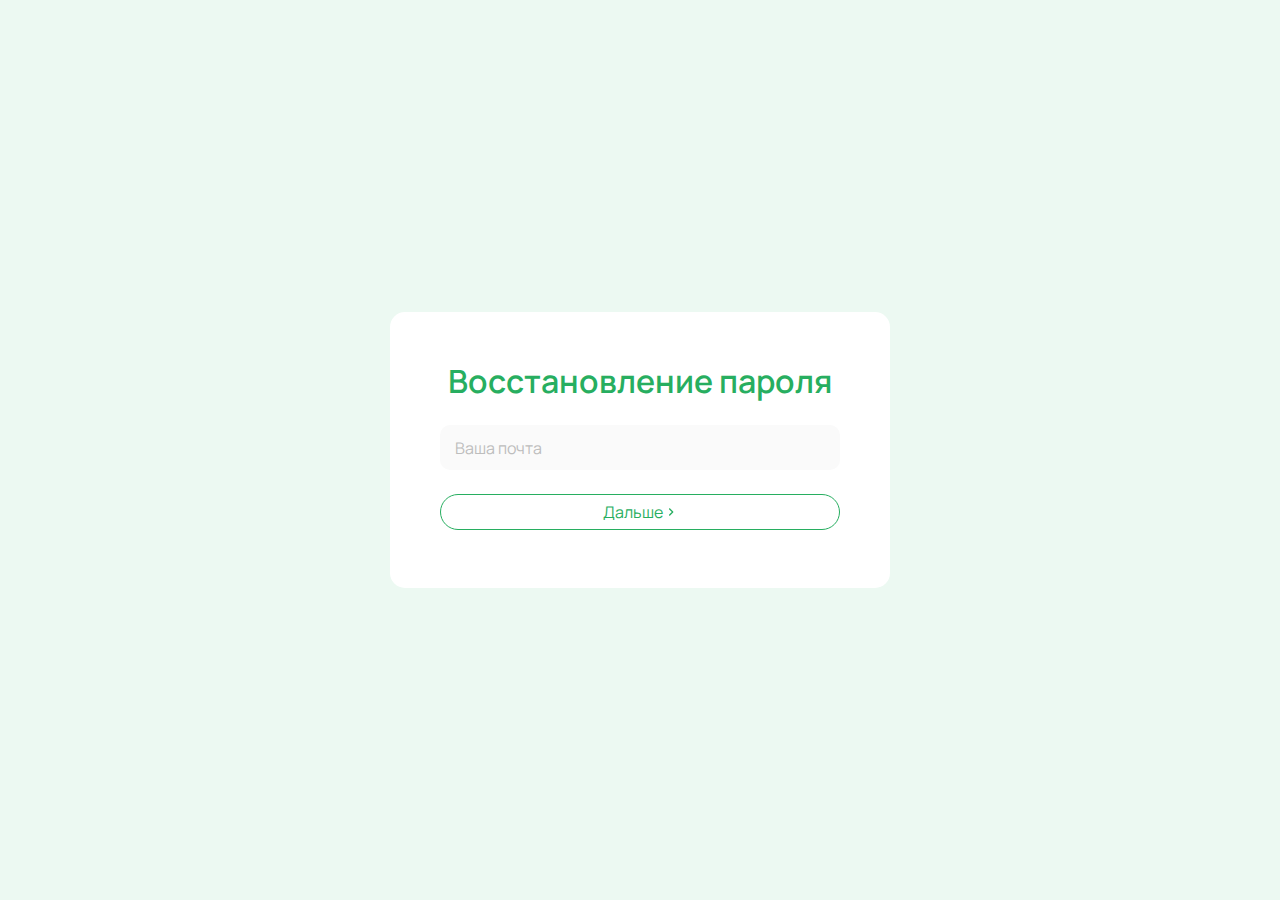
<file: forgot-pass.html>
<!DOCTYPE html>
<html>
    <head>
        <meta charset="utf-8">
        <meta name="viewport" content="width=device-width, initial-scale=1">

        <link rel="icon" href="favicon.png">
        <link rel="stylesheet" href="css/bootstrap.min.css">
        <link rel="stylesheet" href="css/style.css">

        <title>Диетология</title>
    </head>
    <body>
        <div class="wrapper">
            <main class="main d-flex align-items-center justify-content-center">
                <div class="container round auth-block d-flex flex-column">
                    <h1 class="title c-green text-center mb-4">Восстановление пароля</h1>
                    <input type="text" class="primary-input mb-4" placeholder="Ваша почта">
                    <button class="primary-button bordered arrow mb-2">Дальше</button>
                </div>
            </main>
        </div>
    <script src="js/main.js" type="text/javascript"></script>
    </body>
</html>
</file>
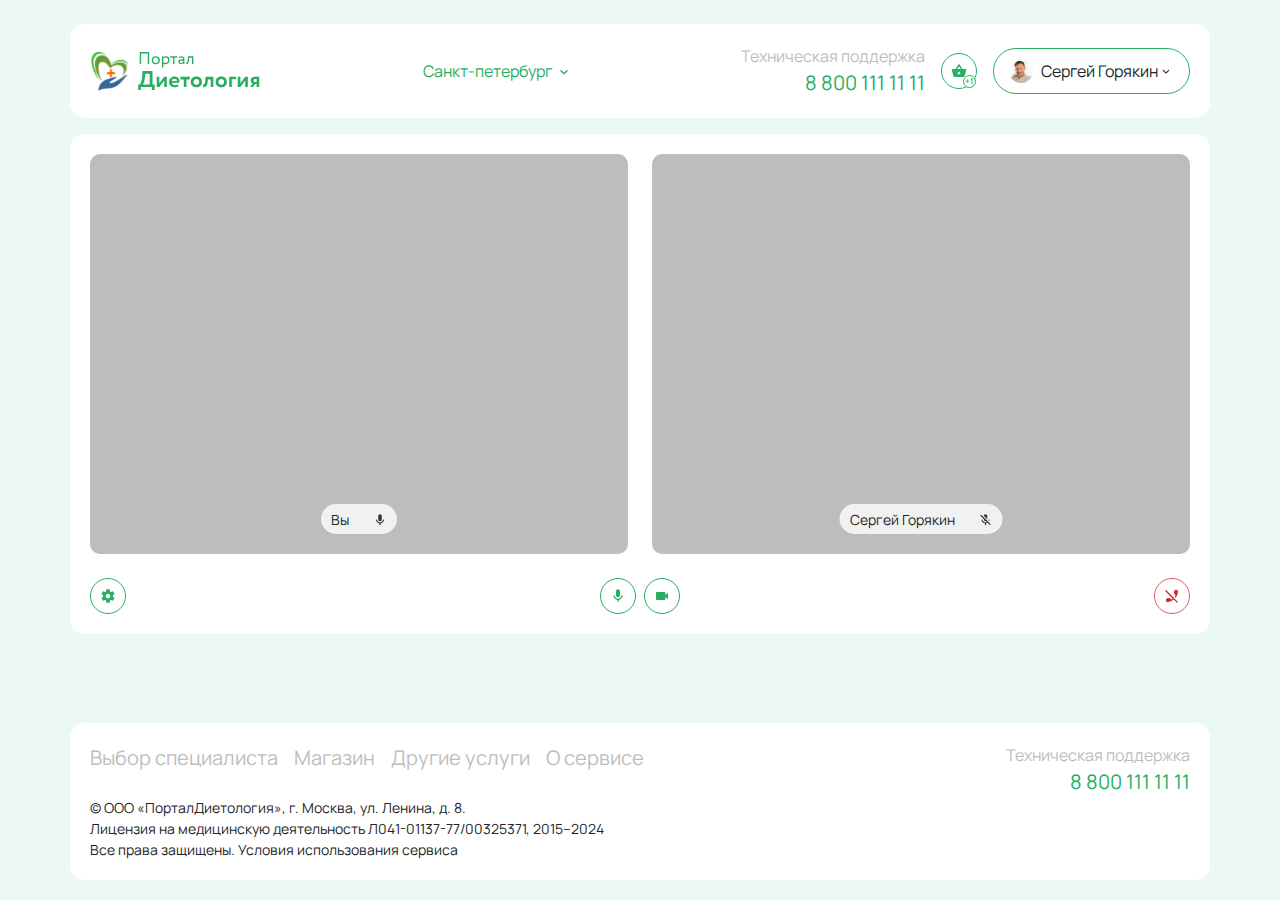
<file: online-meet.html>
<!DOCTYPE html>
<html>
    <head>
        <meta charset="utf-8">
        <meta name="viewport" content="width=device-width, initial-scale=1">

        <link rel="icon" href="favicon.png">
        <link rel="stylesheet" href="css/bootstrap.min.css">
        <link rel="stylesheet" href="css/style.css">

        <title>Диетология</title>
    </head>
    <body>
        <div class="wrapper">
            <header class="header">
                <div class="container round mt-4 gap-2">
                    <div class="d-flex align-items-center justify-content-between">
                        <a href="/" class="logo">
                            <img src="img/icons/logo.svg" alt="">
                        </a>
                        <div class="location-select d-none d-md-block">
                            <div class="location-select-head">
                                <p class="location c-green">Санкт-петербург</p>
                            </div>
                            <ul class="location-select-dropdown">
                                <li class="location-select-dropdown__item">Санкт-петербург</li>
                                <li class="location-select-dropdown__item">Москва</li>
                                <li class="location-select-dropdown__item">Екатеринбург</li>
                            </ul>
                        </div>
                        <div class="header-action d-md-flex d-none align-items-center gap-3">
                            <div class="d-flex flex-column justify-content-center align-items-end">
                                <p class="text-desc c-gray m-0 text-end">Техническая поддержка</p>
                                <a class="phone text-m c-green" href="tel:+88001111111">8 800 111 11 11</a>
                            </div>
                            <div class="header-action-basket d-flex justify-content-center align-items-center">
                                <svg width="16" height="16" viewBox="0 0 16 16" fill="none" xmlns="http://www.w3.org/2000/svg">
                                    <path d="M14.6667 6.00001H11.4734L8.54669 1.62001C8.28002 1.22668 7.70002 1.22668 7.44002 1.62001L4.51335 6.00001H1.33335C0.966687 6.00001 0.666687 6.30001 0.666687 6.66668C0.666687 6.72668 0.673354 6.78668 0.693354 6.84668L2.38669 13.0267C2.54002 13.5867 3.05335 14 3.66669 14H12.3334C12.9467 14 13.46 13.5867 13.62 13.0267L15.3134 6.84668L15.3334 6.66668C15.3334 6.30001 15.0334 6.00001 14.6667 6.00001ZM7.99335 3.19335L9.86669 6.00001H6.12002L7.99335 3.19335ZM8.00002 11.3333C7.26669 11.3333 6.66669 10.7333 6.66669 10C6.66669 9.26668 7.26669 8.66668 8.00002 8.66668C8.73335 8.66668 9.33335 9.26668 9.33335 10C9.33335 10.7333 8.73335 11.3333 8.00002 11.3333Z" fill="#27AE60"/>
                                </svg>
                                <span class="basket-count c-green">+1</span>
                            </div>
                            <div class="primary-select profile-select">
                                <div class="primary-select-head js-return d-flex align-items-center gap-2">
                                    <div class="photo">
                                        <img src="img/photo-spec1.jpg" alt="">
                                    </div>
                                    <p class="primary-select-head__value">Сергей Горякин</p>
                                </div>
                                <ul class="primary-select-dropdown">
                                    <li class="primary-select-dropdown__item">
                                        <a href="#" class="d-flex align-items-center gap-2">
                                            <svg width="16" height="16" viewBox="0 0 14 14" fill="none" xmlns="http://www.w3.org/2000/svg">
                                                <path d="M6.99998 6.99998C8.28915 6.99998 9.33331 5.95581 9.33331 4.66665C9.33331 3.37748 8.28915 2.33331 6.99998 2.33331C5.71081 2.33331 4.66665 3.37748 4.66665 4.66665C4.66665 5.95581 5.71081 6.99998 6.99998 6.99998ZM6.99998 8.16665C5.44248 8.16665 2.33331 8.94831 2.33331 10.5V11.0833C2.33331 11.4041 2.59581 11.6666 2.91665 11.6666H11.0833C11.4041 11.6666 11.6666 11.4041 11.6666 11.0833V10.5C11.6666 8.94831 8.55748 8.16665 6.99998 8.16665Z" fill="#BDBDBD"/>
                                            </svg>
                                            Личный кабинет
                                        </a>
                                    </li>
                                    <li class="primary-select-dropdown__item">
                                        <a href="#" class="d-flex align-items-center gap-2">
                                            <svg width="16" height="16" viewBox="0 0 16 16" fill="none" xmlns="http://www.w3.org/2000/svg">
                                                <path d="M12.9533 8.65334C12.98 8.44 13 8.22667 13 8C13 7.77334 12.98 7.56 12.9533 7.34667L14.36 6.24667C14.4867 6.14667 14.52 5.96667 14.44 5.82L13.1067 3.51334C13.0267 3.36667 12.8467 3.31334 12.7 3.36667L11.04 4.03334C10.6933 3.76667 10.32 3.54667 9.91335 3.38L9.66002 1.61334C9.64002 1.45334 9.50002 1.33334 9.33335 1.33334H6.66668C6.50002 1.33334 6.36002 1.45334 6.34002 1.61334L6.08668 3.38C5.68002 3.54667 5.30668 3.77334 4.96002 4.03334L3.30002 3.36667C3.14668 3.30667 2.97335 3.36667 2.89335 3.51334L1.56001 5.82C1.47335 5.96667 1.51335 6.14667 1.64002 6.24667L3.04668 7.34667C3.02002 7.56 3.00002 7.78 3.00002 8C3.00002 8.22 3.02002 8.44 3.04668 8.65334L1.64002 9.75334C1.51335 9.85334 1.48001 10.0333 1.56001 10.18L2.89335 12.4867C2.97335 12.6333 3.15335 12.6867 3.30002 12.6333L4.96002 11.9667C5.30668 12.2333 5.68002 12.4533 6.08668 12.62L6.34002 14.3867C6.36002 14.5467 6.50002 14.6667 6.66668 14.6667H9.33335C9.50002 14.6667 9.64002 14.5467 9.66002 14.3867L9.91335 12.62C10.32 12.4533 10.6933 12.2267 11.04 11.9667L12.7 12.6333C12.8533 12.6933 13.0267 12.6333 13.1067 12.4867L14.44 10.18C14.52 10.0333 14.4867 9.85334 14.36 9.75334L12.9533 8.65334V8.65334ZM8.00002 10.3333C6.71335 10.3333 5.66668 9.28667 5.66668 8C5.66668 6.71334 6.71335 5.66667 8.00002 5.66667C9.28668 5.66667 10.3333 6.71334 10.3333 8C10.3333 9.28667 9.28668 10.3333 8.00002 10.3333Z" fill="#BDBDBD"/>
                                            </svg>
                                            Настройки
                                        </a>
                                    </li>
                                    <li class="primary-select-dropdown__item">
                                        <a href="index.html" class="d-flex align-items-center gap-2">
                                            <svg width="16" height="16" viewBox="0 0 16 16" fill="none" xmlns="http://www.w3.org/2000/svg">
                                                <path d="M7.19333 10.86C7.45333 11.12 7.87333 11.12 8.13333 10.86L10.5267 8.46667C10.7867 8.20667 10.7867 7.78667 10.5267 7.52667L8.13333 5.13333C7.87333 4.87333 7.45333 4.87333 7.19333 5.13333C6.93333 5.39333 6.93333 5.81333 7.19333 6.07333L8.44667 7.33333H2.66667C2.3 7.33333 2 7.63333 2 8C2 8.36667 2.3 8.66667 2.66667 8.66667H8.44667L7.19333 9.92C6.93333 10.18 6.94 10.6067 7.19333 10.86ZM12.6667 2H3.33333C2.59333 2 2 2.6 2 3.33333V5.33333C2 5.7 2.3 6 2.66667 6C3.03333 6 3.33333 5.7 3.33333 5.33333V4C3.33333 3.63333 3.63333 3.33333 4 3.33333H12C12.3667 3.33333 12.6667 3.63333 12.6667 4V12C12.6667 12.3667 12.3667 12.6667 12 12.6667H4C3.63333 12.6667 3.33333 12.3667 3.33333 12V10.6667C3.33333 10.3 3.03333 10 2.66667 10C2.3 10 2 10.3 2 10.6667V12.6667C2 13.4 2.6 14 3.33333 14H12.6667C13.4 14 14 13.4 14 12.6667V3.33333C14 2.6 13.4 2 12.6667 2Z" fill="#BDBDBD"/>
                                            </svg>
                                            Выйти
                                        </a>
                                    </li>
                                </ul>
                            </div>
                        </div>
                        <div class="burger-button burger-open d-md-none d-flex align-items-center justify-content-center">
                        </div>
                    </div>
                    <nav class="burger-menu">
                        <div class="d-flex d-md-none w-100 justify-content-between">                            
                            <div class="burger-button burger-close d-md-none d-flex align-items-center justify-content-center">
                            </div>
                            <div class="d-flex gap-2">
                                <div class="header-action-basket d-flex justify-content-center align-items-center">
                                    <svg width="16" height="16" viewBox="0 0 16 16" fill="none" xmlns="http://www.w3.org/2000/svg">
                                        <path d="M14.6667 6.00001H11.4734L8.54669 1.62001C8.28002 1.22668 7.70002 1.22668 7.44002 1.62001L4.51335 6.00001H1.33335C0.966687 6.00001 0.666687 6.30001 0.666687 6.66668C0.666687 6.72668 0.673354 6.78668 0.693354 6.84668L2.38669 13.0267C2.54002 13.5867 3.05335 14 3.66669 14H12.3334C12.9467 14 13.46 13.5867 13.62 13.0267L15.3134 6.84668L15.3334 6.66668C15.3334 6.30001 15.0334 6.00001 14.6667 6.00001ZM7.99335 3.19335L9.86669 6.00001H6.12002L7.99335 3.19335ZM8.00002 11.3333C7.26669 11.3333 6.66669 10.7333 6.66669 10C6.66669 9.26668 7.26669 8.66668 8.00002 8.66668C8.73335 8.66668 9.33335 9.26668 9.33335 10C9.33335 10.7333 8.73335 11.3333 8.00002 11.3333Z" fill="#27AE60"/>
                                    </svg>
                                    <span class="basket-count c-green">+1</span>
                                </div>
                                <div class="profile-bar d-flex align-items-center gap-2">
                                    <div class="photo">
                                        <img src="img/photo-spec1.jpg" alt="">
                                    </div>
                                    <p class="text-desc">Пользователь</p>
                                </div>
                            </div>
                        </div>
                        <div class="burger-links d-flex flex-column d-md-none w-100 mt-4">
                            <div class="burger-select">
                                <div class="select-head d-flex align-items-center gap-2">
                                    <svg width="20" height="20" viewBox="0 0 14 14" fill="none" xmlns="http://www.w3.org/2000/svg">
                                        <path d="M6.99998 6.99998C8.28915 6.99998 9.33331 5.95581 9.33331 4.66665C9.33331 3.37748 8.28915 2.33331 6.99998 2.33331C5.71081 2.33331 4.66665 3.37748 4.66665 4.66665C4.66665 5.95581 5.71081 6.99998 6.99998 6.99998ZM6.99998 8.16665C5.44248 8.16665 2.33331 8.94831 2.33331 10.5V11.0833C2.33331 11.4041 2.59581 11.6666 2.91665 11.6666H11.0833C11.4041 11.6666 11.6666 11.4041 11.6666 11.0833V10.5C11.6666 8.94831 8.55748 8.16665 6.99998 8.16665Z" fill="#BDBDBD"/>
                                    </svg>
                                    Личный кабинет
                                </div>
                                <div class="select-dropdown d-none flex-column">
                                    <div class="drop-item d-flex align-items-center gap-2" data-container="0">
                                        <svg width="20" height="20" viewBox="0 0 14 14" fill="none" xmlns="http://www.w3.org/2000/svg">
                                            <path d="M6.99998 6.99998C8.28915 6.99998 9.33331 5.95581 9.33331 4.66665C9.33331 3.37748 8.28915 2.33331 6.99998 2.33331C5.71081 2.33331 4.66665 3.37748 4.66665 4.66665C4.66665 5.95581 5.71081 6.99998 6.99998 6.99998ZM6.99998 8.16665C5.44248 8.16665 2.33331 8.94831 2.33331 10.5V11.0833C2.33331 11.4041 2.59581 11.6666 2.91665 11.6666H11.0833C11.4041 11.6666 11.6666 11.4041 11.6666 11.0833V10.5C11.6666 8.94831 8.55748 8.16665 6.99998 8.16665Z" fill="#BDBDBD"/>
                                        </svg>
                                        Личные данные
                                    </div>
                                    <div class="drop-item d-flex align-items-center gap-2" data-container="1">
                                        <svg width="20" height="20" viewBox="0 0 20 20" fill="none" xmlns="http://www.w3.org/2000/svg">
                                            <path d="M14.9999 1.66675H4.99992C4.08325 1.66675 3.33325 2.41675 3.33325 3.33341V16.6667C3.33325 17.5834 4.08325 18.3334 4.99992 18.3334H14.9999C15.9166 18.3334 16.6666 17.5834 16.6666 16.6667V3.33341C16.6666 2.41675 15.9166 1.66675 14.9999 1.66675ZM4.99992 3.33341H9.16659V10.0001L7.08325 8.75008L4.99992 10.0001V3.33341Z" fill="#BDBDBD"/>
                                        </svg>
                                        Мои консультации
                                    </div>
                                    <div class="drop-item d-flex align-items-center gap-2" data-container="2">
                                        <svg width="20" height="20" viewBox="0 0 20 20" fill="none" xmlns="http://www.w3.org/2000/svg">
                                            <path d="M13.7501 10.0001C14.9001 10.0001 15.8251 9.06675 15.8251 7.91675C15.8251 6.76675 14.9001 5.83341 13.7501 5.83341C12.6001 5.83341 11.6667 6.76675 11.6667 7.91675C11.6667 9.06675 12.6001 10.0001 13.7501 10.0001ZM7.50008 9.16675C8.88342 9.16675 9.99175 8.05008 9.99175 6.66675C9.99175 5.28341 8.88342 4.16675 7.50008 4.16675C6.11675 4.16675 5.00008 5.28341 5.00008 6.66675C5.00008 8.05008 6.11675 9.16675 7.50008 9.16675ZM13.7501 11.6667C12.2251 11.6667 9.16675 12.4334 9.16675 13.9584V15.0001C9.16675 15.4584 9.54175 15.8334 10.0001 15.8334H17.5001C17.9584 15.8334 18.3334 15.4584 18.3334 15.0001V13.9584C18.3334 12.4334 15.2751 11.6667 13.7501 11.6667ZM7.50008 10.8334C5.55841 10.8334 1.66675 11.8084 1.66675 13.7501V15.0001C1.66675 15.4584 2.04175 15.8334 2.50008 15.8334H7.50008V13.9584C7.50008 13.2501 7.77508 12.0084 9.47508 11.0667C8.75008 10.9167 8.05008 10.8334 7.50008 10.8334Z" fill="#BDBDBD"/>
                                        </svg> 
                                        Мои пациенты
                                    </div>
                                </div>
                            </div>
                            <a href="call-setting.html" class="d-flex align-items-center gap-2">
                                <svg width="21" height="20" viewBox="0 0 21 20" fill="none" xmlns="http://www.w3.org/2000/svg">
                                    <path d="M10 0.849992C6.01667 1.10833 3 4.59999 3 8.59166V14.1667C3 15.55 4.11667 16.6667 5.5 16.6667H6.33333C7.25 16.6667 8 15.9167 8 15V11.6667C8 10.75 7.25 9.99999 6.33333 9.99999H4.66667V8.57499C4.66667 5.37499 7.13333 2.59166 10.325 2.49999C13.6333 2.40833 16.3333 5.04999 16.3333 8.33333V9.99999H14.6667C13.75 9.99999 13 10.75 13 11.6667V15C13 15.9167 13.75 16.6667 14.6667 16.6667H16.3333V17.5H11.3333C10.875 17.5 10.5 17.875 10.5 18.3333C10.5 18.7917 10.875 19.1667 11.3333 19.1667H15.5C16.8833 19.1667 18 18.05 18 16.6667V8.33333C18 4.02499 14.3667 0.566659 10 0.849992V0.849992Z" fill="#BDBDBD"/>
                                </svg>                                    
                                Проверка связи
                            </a>
                            <a href="call-setting.html" class="d-flex align-items-center gap-2">
                                <svg width="21" height="20" viewBox="0 0 21 20" fill="none" xmlns="http://www.w3.org/2000/svg">
                                    <path d="M16.6915 10.8167C16.7249 10.5501 16.7499 10.2834 16.7499 10.0001C16.7499 9.71675 16.7249 9.45008 16.6915 9.18342L18.4499 7.80841C18.6082 7.68341 18.6499 7.45841 18.5499 7.27508L16.8832 4.39175C16.7832 4.20841 16.5582 4.14175 16.3749 4.20841L14.2999 5.04175C13.8665 4.70842 13.3999 4.43341 12.8915 4.22508L12.5749 2.01675C12.5499 1.81675 12.3749 1.66675 12.1665 1.66675H8.8332C8.62487 1.66675 8.44987 1.81675 8.42487 2.01675L8.1082 4.22508C7.59987 4.43341 7.1332 4.71675 6.69987 5.04175L4.62487 4.20841C4.4332 4.13341 4.21653 4.20841 4.11653 4.39175L2.44987 7.27508C2.34153 7.45841 2.39153 7.68341 2.54987 7.80841L4.3082 9.18342C4.27487 9.45008 4.24987 9.72508 4.24987 10.0001C4.24987 10.2751 4.27487 10.5501 4.3082 10.8167L2.54987 12.1917C2.39153 12.3167 2.34987 12.5417 2.44987 12.7251L4.11653 15.6084C4.21653 15.7917 4.44153 15.8584 4.62487 15.7917L6.69987 14.9584C7.1332 15.2917 7.59987 15.5667 8.1082 15.7751L8.42487 17.9834C8.44987 18.1834 8.62487 18.3334 8.8332 18.3334H12.1665C12.3749 18.3334 12.5499 18.1834 12.5749 17.9834L12.8915 15.7751C13.3999 15.5667 13.8665 15.2834 14.2999 14.9584L16.3749 15.7917C16.5665 15.8667 16.7832 15.7917 16.8832 15.6084L18.5499 12.7251C18.6499 12.5417 18.6082 12.3167 18.4499 12.1917L16.6915 10.8167V10.8167ZM10.4999 12.9167C8.89153 12.9167 7.5832 11.6084 7.5832 10.0001C7.5832 8.39175 8.89153 7.08341 10.4999 7.08341C12.1082 7.08341 13.4165 8.39175 13.4165 10.0001C13.4165 11.6084 12.1082 12.9167 10.4999 12.9167Z" fill="#BDBDBD"/>
                                </svg>                                    
                                Настройки
                            </a>
                            <a href="call-setting.html" class="d-flex align-items-center gap-2">
                                <svg width="21" height="20" viewBox="0 0 21 20" fill="none" xmlns="http://www.w3.org/2000/svg">
                                    <path d="M9.49167 13.575C9.81667 13.9 10.3417 13.9 10.6667 13.575L13.6583 10.5833C13.9833 10.2583 13.9833 9.73333 13.6583 9.40833L10.6667 6.41667C10.3417 6.09167 9.81667 6.09167 9.49167 6.41667C9.16667 6.74167 9.16667 7.26667 9.49167 7.59167L11.0583 9.16667H3.83333C3.375 9.16667 3 9.54167 3 10C3 10.4583 3.375 10.8333 3.83333 10.8333H11.0583L9.49167 12.4C9.16667 12.725 9.175 13.2583 9.49167 13.575ZM16.3333 2.5H4.66667C3.74167 2.5 3 3.25 3 4.16667V6.66667C3 7.125 3.375 7.5 3.83333 7.5C4.29167 7.5 4.66667 7.125 4.66667 6.66667V5C4.66667 4.54167 5.04167 4.16667 5.5 4.16667H15.5C15.9583 4.16667 16.3333 4.54167 16.3333 5V15C16.3333 15.4583 15.9583 15.8333 15.5 15.8333H5.5C5.04167 15.8333 4.66667 15.4583 4.66667 15V13.3333C4.66667 12.875 4.29167 12.5 3.83333 12.5C3.375 12.5 3 12.875 3 13.3333V15.8333C3 16.75 3.75 17.5 4.66667 17.5H16.3333C17.25 17.5 18 16.75 18 15.8333V4.16667C18 3.25 17.25 2.5 16.3333 2.5Z" fill="#BDBDBD"/>
                                </svg>
                                Выйти
                            </a>
                        </div>
                        <ul class="navigation w-100 d-md-none d-flex flex-md-row flex-column mb-0 mt-4 gap-md-3 gap-1">
                            <li class="navigation__item">Выбор специалиста</li>
                            <li class="navigation__item">Магазин</li>
                            <li class="navigation__item">Другие услуги</li>
                            <li class="navigation__item">О сервисе</li>
                        </ul>
                        <div class="d-flex flex-column d-md-none justify-content-between mt-3 align-items-end gap-3">
                            <div class="location-select">
                                <div class="location-select-head">
                                    <p class="location c-green">Санкт-петербург</p>
                                </div>
                                <ul class="location-select-dropdown">
                                    <li class="location-select-dropdown__item">Санкт-петербург</li>
                                    <li class="location-select-dropdown__item">Москва</li>
                                    <li class="location-select-dropdown__item">Екатеринбург</li>
                                </ul>
                            </div>
                            <div class="d-flex flex-column justify-content-center align-items-end">
                                <p class="text-desc c-gray m-0 text-end">Техническая поддержка</p>
                                <a class="phone text-m c-green" href="tel:+88001111111">8 800 111 11 11</a>
                            </div>
                        </div>
                    </nav>
                </div>
            </header>

            <main class="main">
                <div class="container round my-3">
                    <div class="d-flex gap-4 mb-4">
                        <div class="camera-container w-100">
                            <canvas></canvas>
                            <div class="action-panel d-flex align-items-center gap-4">
                                <p class="name">Вы</p>
                                <div class="microphone-status"></div>
                            </div>
                        </div>
                        <div class="camera-container w-100">
                            <canvas></canvas>
                            <div class="action-panel d-flex align-items-center gap-4">
                                <p class="name">Сергей Горякин</p>
                                <div class="microphone-status disabled"></div>
                            </div>
                        </div>
                    </div>
                    <div class="d-flex justify-content-between align-items-center">
                        <button class="open-settings js-open-modal" data-modal="call-settings">
                            <svg width="16" height="16" viewBox="0 0 16 16" fill="none" xmlns="http://www.w3.org/2000/svg">
                                <path d="M12.9533 8.65334C12.98 8.44 13 8.22667 13 8C13 7.77334 12.98 7.56 12.9533 7.34667L14.36 6.24667C14.4867 6.14667 14.52 5.96667 14.44 5.82L13.1067 3.51334C13.0267 3.36667 12.8467 3.31334 12.7 3.36667L11.04 4.03334C10.6933 3.76667 10.32 3.54667 9.91335 3.38L9.66002 1.61334C9.64002 1.45334 9.50002 1.33334 9.33335 1.33334H6.66668C6.50002 1.33334 6.36002 1.45334 6.34002 1.61334L6.08668 3.38C5.68002 3.54667 5.30668 3.77334 4.96002 4.03334L3.30002 3.36667C3.14668 3.30667 2.97335 3.36667 2.89335 3.51334L1.56001 5.82C1.47335 5.96667 1.51335 6.14667 1.64002 6.24667L3.04668 7.34667C3.02002 7.56 3.00002 7.78 3.00002 8C3.00002 8.22 3.02002 8.44 3.04668 8.65334L1.64002 9.75334C1.51335 9.85334 1.48001 10.0333 1.56001 10.18L2.89335 12.4867C2.97335 12.6333 3.15335 12.6867 3.30002 12.6333L4.96002 11.9667C5.30668 12.2333 5.68002 12.4533 6.08668 12.62L6.34002 14.3867C6.36002 14.5467 6.50002 14.6667 6.66668 14.6667H9.33335C9.50002 14.6667 9.64002 14.5467 9.66002 14.3867L9.91335 12.62C10.32 12.4533 10.6933 12.2267 11.04 11.9667L12.7 12.6333C12.8533 12.6933 13.0267 12.6333 13.1067 12.4867L14.44 10.18C14.52 10.0333 14.4867 9.85334 14.36 9.75334L12.9533 8.65334V8.65334ZM8.00002 10.3333C6.71335 10.3333 5.66668 9.28667 5.66668 8C5.66668 6.71334 6.71335 5.66667 8.00002 5.66667C9.28668 5.66667 10.3333 6.71334 10.3333 8C10.3333 9.28667 9.28668 10.3333 8.00002 10.3333Z" fill="#27AE60"/>
                            </svg>                                
                        </button>
                        <div class="d-flex gap-2">
                            <button class="micro-control">
                                <svg width="16" height="16" viewBox="0 0 16 16" fill="none" xmlns="http://www.w3.org/2000/svg">
                                    <path d="M8 9.33334C9.10667 9.33334 10 8.44 10 7.33334V3.33334C10 2.22667 9.10667 1.33334 8 1.33334C6.89333 1.33334 6 2.22667 6 3.33334V7.33334C6 8.44 6.89333 9.33334 8 9.33334ZM11.94 7.33334C11.6133 7.33334 11.34 7.57334 11.2867 7.9C11.0133 9.46667 9.64667 10.6667 8 10.6667C6.35333 10.6667 4.98667 9.46667 4.71333 7.9C4.66 7.57334 4.38667 7.33334 4.06 7.33334C3.65333 7.33334 3.33333 7.69334 3.39333 8.09334C3.72 10.0933 5.32 11.66 7.33333 11.9467V13.3333C7.33333 13.7 7.63333 14 8 14C8.36667 14 8.66667 13.7 8.66667 13.3333V11.9467C10.68 11.66 12.28 10.0933 12.6067 8.09334C12.6733 7.69334 12.3467 7.33334 11.94 7.33334Z" fill="#27AE60"/>
                                </svg>                                    
                            </button>
                            <button class="camera-control">
                                <svg width="16" height="16" viewBox="0 0 16 16" fill="none" xmlns="http://www.w3.org/2000/svg">
                                    <path d="M11.3333 7V4.66667C11.3333 4.3 11.0333 4 10.6667 4H2.66667C2.3 4 2 4.3 2 4.66667V11.3333C2 11.7 2.3 12 2.66667 12H10.6667C11.0333 12 11.3333 11.7 11.3333 11.3333V9L12.86 10.5267C13.28 10.9467 14 10.6467 14 10.0533V5.94C14 5.34667 13.28 5.04667 12.86 5.46667L11.3333 7Z" fill="#27AE60"/>
                                </svg>                                    
                            </button>
                        </div>
                        <button class="end-call">
                            <svg width="16" height="16" viewBox="0 0 16 16" fill="none" xmlns="http://www.w3.org/2000/svg">
                                <path d="M9.69335 11.58C7.94002 12.9667 5.76668 13.84 3.39335 13.9867C2.64002 14.0333 2.01335 13.4067 2.01335 12.6533V11.5C2.00668 10.8267 2.51335 10.26 3.18668 10.18L4.88002 9.98667C5.28668 9.94 5.68668 10.08 5.97335 10.3667L7.20002 11.5933C7.74002 11.32 8.26002 10.9933 8.74002 10.6267L1.40002 3.28667C1.14002 3.02667 1.14002 2.60667 1.40002 2.34667C1.66002 2.08667 2.08668 2.08667 2.34668 2.34667L13.66 13.6667C13.92 13.9267 13.92 14.3467 13.66 14.6067C13.4 14.8667 12.98 14.8667 12.72 14.6067L9.69335 11.58ZM11.5934 7.2L10.36 5.96667C10.0734 5.68 9.93335 5.28 9.98002 4.87334L10.1734 3.19334C10.2534 2.52 10.82 2.01334 11.5 2.01334H12.6533C13.4067 2.01334 14.0333 2.64 13.9867 3.39334C13.84 5.77334 12.96 7.94667 11.5734 9.70667L10.62 8.75334C10.9867 8.26667 11.3134 7.74667 11.5934 7.2Z" fill="#D32828"/>
                            </svg>                                
                        </button>
                    </div>
                </div>
            </main>
            
            <footer class="footer">
                <div class="container round">
                    <div class="d-flex justify-content-between align-items-start">
                        <ul class="navigation d-flex flex-column flex-md-row mb-0 gap-md-3 gap-0">
                            <li class="navigation__item">Выбор специалиста</li>
                            <li class="navigation__item">Магазин</li>
                            <li class="navigation__item">Другие услуги</li>
                            <li class="navigation__item">О сервисе</li>
                        </ul>
                        <div class="d-flex flex-column justify-content-center align-items-end">
                            <p class="text-desc c-gray m-0 text-end">Техническая поддержка</p>
                            <a class="phone text-m c-green" href="tel:+88001111111">8 800 111 11 11</a>
                        </div>
                    </div>
                    <p class="text-s m-0">© ООО «ПорталДиетология», г. Москва, ул. Ленина, д. 8.</p>
                    <p class="text-s m-0">Лицензия на медицинскую деятельность Л041-01137-77/00325371, 2015–2024</p>
                    <p class="text-s m-0">Все права защищены. Условия использования сервиса</p>
                </div>
            </footer>
            <div class="modal-wrapper" id="call-settings">
                <div class="modal-block call-settings">
                    <button class="modal-close js-close-modal">
                        <svg width="16" height="16" viewBox="0 0 16 16" fill="none" xmlns="http://www.w3.org/2000/svg">
                            <path d="M12.2 3.80665C11.94 3.54665 11.52 3.54665 11.26 3.80665L7.99998 7.05998L4.73998 3.79998C4.47998 3.53998 4.05998 3.53998 3.79998 3.79998C3.53998 4.05998 3.53998 4.47998 3.79998 4.73998L7.05998 7.99998L3.79998 11.26C3.53998 11.52 3.53998 11.94 3.79998 12.2C4.05998 12.46 4.47998 12.46 4.73998 12.2L7.99998 8.93998L11.26 12.2C11.52 12.46 11.94 12.46 12.2 12.2C12.46 11.94 12.46 11.52 12.2 11.26L8.93998 7.99998L12.2 4.73998C12.4533 4.48665 12.4533 4.05998 12.2 3.80665V3.80665Z" fill="#27AE60"/>
                        </svg>                            
                    </button>
                    <p class="modal-title c-green text-center mb-4">Настройки</p>
                    <div class="d-flex justify-content-between gap-5">
                        <div class="primary-select w-50">
                            <p class="primary-select-label">Микрофон</p>
                            <div class="primary-select-head">
                                <p class="primary-select-head__value">Internal Microphione</p>
                            </div>
                            <ul class="primary-select-dropdown">
                                <li class="primary-select-dropdown__item">Internal Microphione</li>
                            </ul>
                        </div>
                        <div class="primary-select w-50">
                            <p class="primary-select-label">Вывод звука</p>
                            <div class="primary-select-head">
                                <p class="primary-select-head__value">Internal Microphione</p>
                            </div>
                            <ul class="primary-select-dropdown">
                                <li class="primary-select-dropdown__item">Internal Microphione</li>
                            </ul>
                        </div>
                    </div>
                    <div class="d-flex justify-content-between align-items-end gap-5 mt-4">
                        <div class="primary-select w-50">
                            <p class="primary-select-label">Выбрать камеру</p>
                            <div class="primary-select-head">
                                <p class="primary-select-head__value">Internal Microphione</p>
                            </div>
                            <ul class="primary-select-dropdown">
                                <li class="primary-select-dropdown__item">Internal Microphione</li>
                            </ul>
                        </div>
                        <input type="checkbox" name="video-show" id="video-show-self">
                        <label for="video-show-self" class="dot-checkbox d-flex align-items-center gap-1 mb-1 w-50"><span class="checkmark"></span>Показывать для меня моё видео на встрече</label>
                    </div>

                </div>
            </div>
        </div>
    <script src="js/main.js" type="text/javascript"></script>
    </body>
</html>
</file>
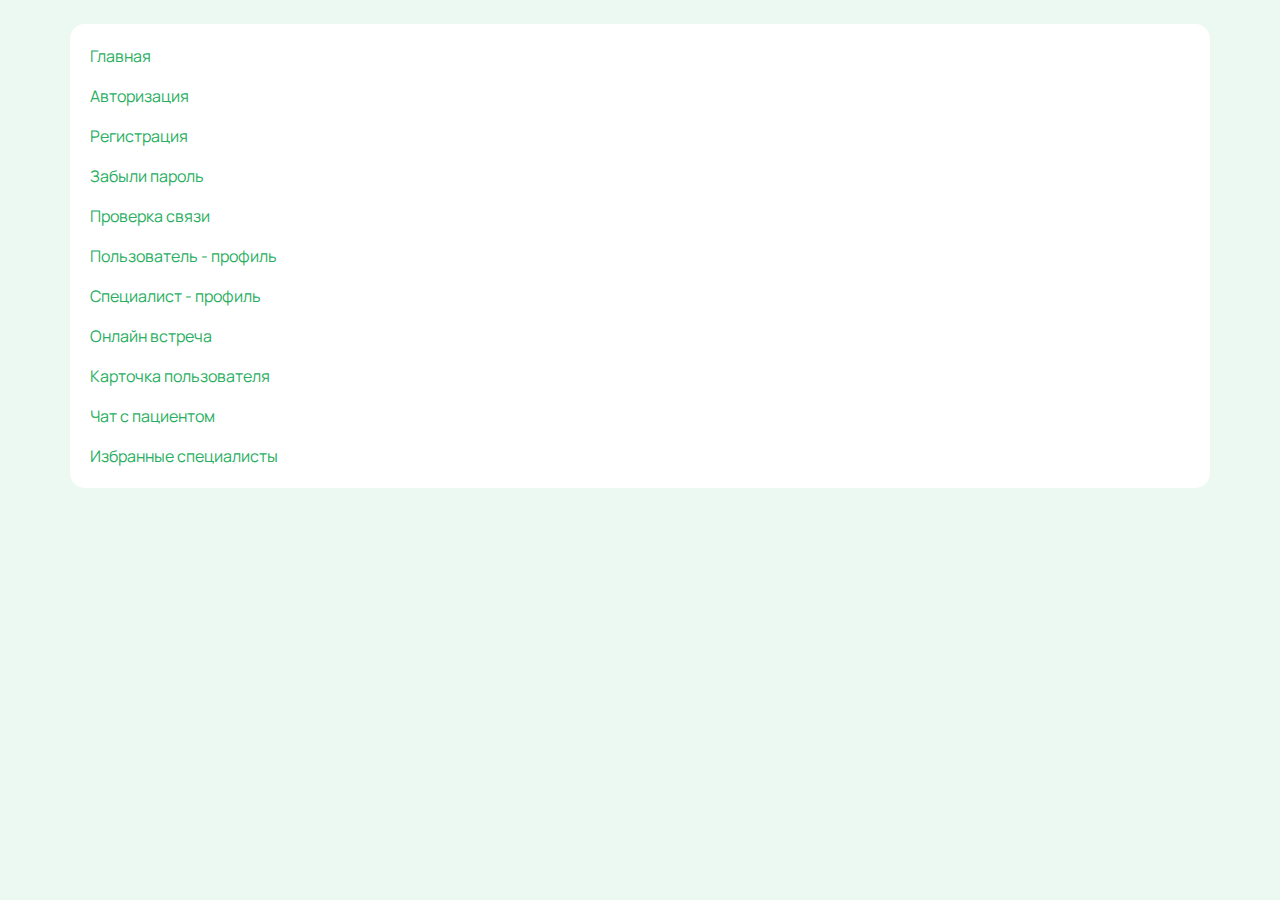
<file: pages.html>
<!DOCTYPE html>
<html>
    <head>
        <meta charset="utf-8">
        <meta name="viewport" content="width=device-width, initial-scale=1">

        <link rel="icon" href="favicon.png">
        <link rel="stylesheet" href="css/bootstrap.min.css">
        <link rel="stylesheet" href="css/style.css">

        <title>Диетология</title>
        <style>
            a {
                color: var(--color-green);
                text-decoration: none;
                transition: 200ms;
            }
            a:hover {
                color: var(--color-green-hover);
            }
            a:active {
                color: var(--color-green-active);
            }
        </style>
    </head>
    <body>
        <div class="wrapper">
            <header class="header">
            </header>

            <main class="main">
                <div class="container round d-flex flex-column gap-3 mt-4">
                    <a href="index.html" class="title c-green">Главная</a>
                    <a href="auth.html" class="title c-green">Авторизация</a>
                    <a href="registration.html" class="title c-green">Регистрация</a>
                    <a href="forgot-pass.html" class="title c-green">Забыли пароль</a>
                    <a href="call-setting.html" class="title c-green">Проверка связи</a>
                    <a href="user-profile.html" class="title c-green">Пользователь - профиль</a>
                    <a href="specialist-profile.html" class="title c-green">Специалист - профиль</a>
                    <a href="online-meet.html" class="title c-green">Онлайн встреча</a>
                    <a href="person-medcart.html" class="title c-green">Карточка пользователя</a>
                    <a href="chat.html" class="title c-green">Чат с пациентом</a>
                    <a href="favorite-specialit.html" class="title c-green">Избранные специалисты</a>
                </div>

            </main>
            
            <footer class="footer">
            </footer>
        </div>
    </body>
</html>
</file>
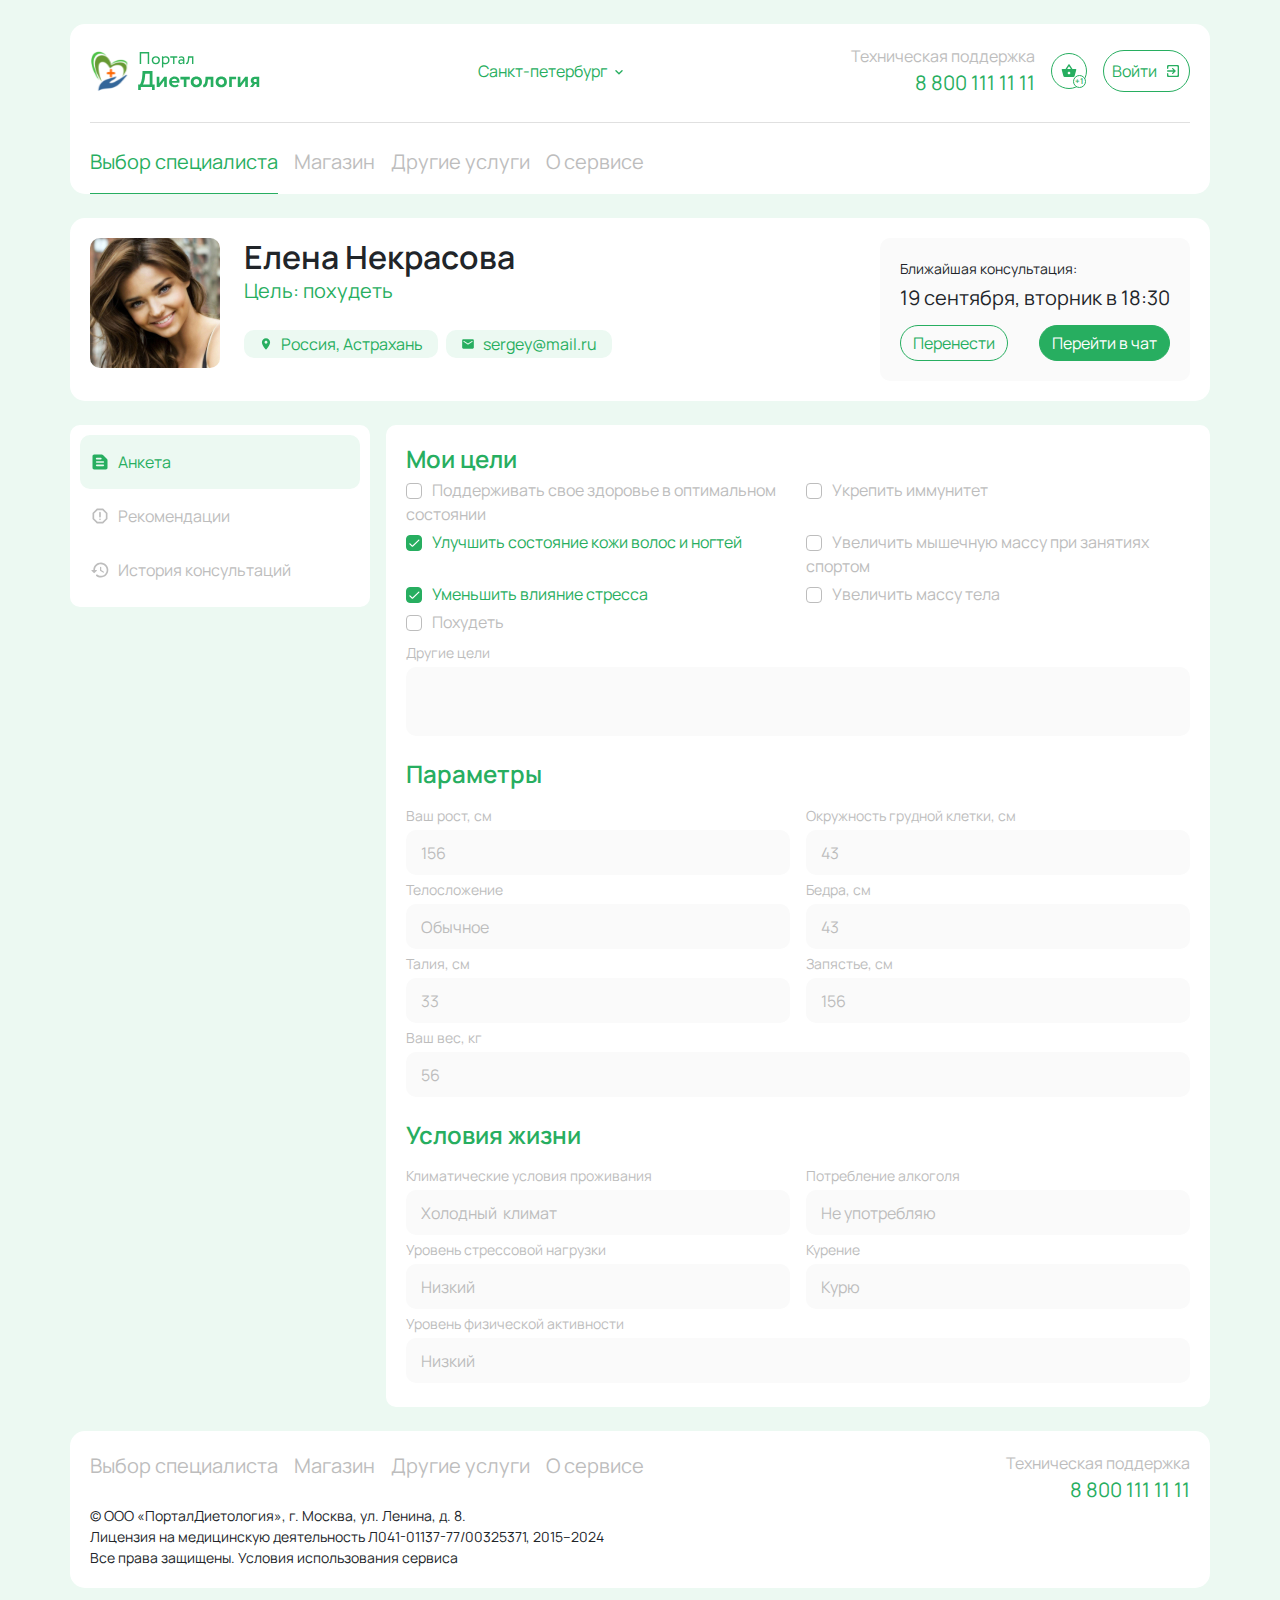
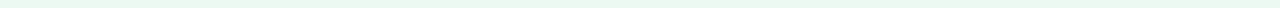
<file: person-medcart.html>
<!DOCTYPE html>
<html>
    <head>
        <meta charset="utf-8">
        <meta name="viewport" content="width=device-width, initial-scale=1">

        <link rel="icon" href="favicon.png">
        <link rel="stylesheet" href="css/bootstrap.min.css">
        <link rel="stylesheet" href="css/style.css">

        <title>Диетология</title>
    </head>
    <body>
        <div class="wrapper">
            <header class="header">
                <div class="container round mt-4 pb-md-0">
                    <div class="d-flex align-items-center justify-content-between">
                        <a href="/" class="logo">
                            <img src="img/icons/logo.svg" alt="">
                        </a>
                        <div class="location-select d-none d-md-block">
                            <div class="location-select-head">
                                <p class="location c-green">Санкт-петербург</p>
                            </div>
                            <ul class="location-select-dropdown">
                                <li class="location-select-dropdown__item">Санкт-петербург</li>
                                <li class="location-select-dropdown__item">Москва</li>
                                <li class="location-select-dropdown__item">Екатеринбург</li>
                            </ul>
                        </div>
                        <div class="header-action d-md-flex d-none align-items-center gap-3">
                            <div class="d-flex flex-column justify-content-center align-items-end">
                                <p class="text-desc c-gray m-0 text-end">Техническая поддержка</p>
                                <a class="phone text-m c-green" href="tel:+88001111111">8 800 111 11 11</a>
                            </div>
                            <div class="header-action-basket d-flex justify-content-center align-items-center">
                                <svg width="16" height="16" viewBox="0 0 16 16" fill="none" xmlns="http://www.w3.org/2000/svg">
                                    <path d="M14.6667 6.00001H11.4734L8.54669 1.62001C8.28002 1.22668 7.70002 1.22668 7.44002 1.62001L4.51335 6.00001H1.33335C0.966687 6.00001 0.666687 6.30001 0.666687 6.66668C0.666687 6.72668 0.673354 6.78668 0.693354 6.84668L2.38669 13.0267C2.54002 13.5867 3.05335 14 3.66669 14H12.3334C12.9467 14 13.46 13.5867 13.62 13.0267L15.3134 6.84668L15.3334 6.66668C15.3334 6.30001 15.0334 6.00001 14.6667 6.00001ZM7.99335 3.19335L9.86669 6.00001H6.12002L7.99335 3.19335ZM8.00002 11.3333C7.26669 11.3333 6.66669 10.7333 6.66669 10C6.66669 9.26668 7.26669 8.66668 8.00002 8.66668C8.73335 8.66668 9.33335 9.26668 9.33335 10C9.33335 10.7333 8.73335 11.3333 8.00002 11.3333Z" fill="#27AE60"/>
                                </svg>
                                <span class="basket-count c-green">+1</span>
                            </div>
                            <a href="auth.html" class="header-action-profile d-flex align-items-center gap-2 p-2">
                                <p class="text-desc c-green m-0">Войти</p>
                                <svg width="16" height="16" viewBox="0 0 16 16" fill="none" xmlns="http://www.w3.org/2000/svg">
                                        <path d="M7.19333 10.86C7.45333 11.12 7.87333 11.12 8.13333 10.86L10.5267 8.46667C10.7867 8.20667 10.7867 7.78667 10.5267 7.52667L8.13333 5.13333C7.87333 4.87333 7.45333 4.87333 7.19333 5.13333C6.93333 5.39333 6.93333 5.81333 7.19333 6.07333L8.44667 7.33333H2.66667C2.3 7.33333 2 7.63333 2 8C2 8.36667 2.3 8.66667 2.66667 8.66667H8.44667L7.19333 9.92C6.93333 10.18 6.94 10.6067 7.19333 10.86ZM12.6667 2H3.33333C2.59333 2 2 2.6 2 3.33333V5.33333C2 5.7 2.3 6 2.66667 6C3.03333 6 3.33333 5.7 3.33333 5.33333V4C3.33333 3.63333 3.63333 3.33333 4 3.33333H12C12.3667 3.33333 12.6667 3.63333 12.6667 4V12C12.6667 12.3667 12.3667 12.6667 12 12.6667H4C3.63333 12.6667 3.33333 12.3667 3.33333 12V10.6667C3.33333 10.3 3.03333 10 2.66667 10C2.3 10 2 10.3 2 10.6667V12.6667C2 13.4 2.6 14 3.33333 14H12.6667C13.4 14 14 13.4 14 12.6667V3.33333C14 2.6 13.4 2 12.6667 2Z" fill="#27AE60"/>
                                </svg>
                            </a>
                        </div>
                        <div class="burger-button burger-open d-md-none d-flex align-items-center justify-content-center">
                        </div>
                    </div>
                    <nav class="burger-menu">
                        <div class="d-flex d-md-none w-100 justify-content-between">
                            <div class="header-action-basket d-flex justify-content-center align-items-center">
                                <svg width="16" height="16" viewBox="0 0 16 16" fill="none" xmlns="http://www.w3.org/2000/svg">
                                    <path d="M14.6667 6.00001H11.4734L8.54669 1.62001C8.28002 1.22668 7.70002 1.22668 7.44002 1.62001L4.51335 6.00001H1.33335C0.966687 6.00001 0.666687 6.30001 0.666687 6.66668C0.666687 6.72668 0.673354 6.78668 0.693354 6.84668L2.38669 13.0267C2.54002 13.5867 3.05335 14 3.66669 14H12.3334C12.9467 14 13.46 13.5867 13.62 13.0267L15.3134 6.84668L15.3334 6.66668C15.3334 6.30001 15.0334 6.00001 14.6667 6.00001ZM7.99335 3.19335L9.86669 6.00001H6.12002L7.99335 3.19335ZM8.00002 11.3333C7.26669 11.3333 6.66669 10.7333 6.66669 10C6.66669 9.26668 7.26669 8.66668 8.00002 8.66668C8.73335 8.66668 9.33335 9.26668 9.33335 10C9.33335 10.7333 8.73335 11.3333 8.00002 11.3333Z" fill="#27AE60"/>
                                </svg>
                                <span class="basket-count c-green">+1</span>
                            </div>
                            <div class="burger-button burger-close d-md-none d-flex align-items-center justify-content-center">
                            </div>
                        </div>
                        <ul class="navigation w-100 d-flex flex-md-row flex-column mb-0 mt-4 gap-3">
                            <li class="navigation__item active">Выбор специалиста</li>
                            <li class="navigation__item">Магазин</li>
                            <li class="navigation__item">Другие услуги</li>
                            <li class="navigation__item">О сервисе</li>
                        </ul>
                        <a href="auth.html" class="header-action-profile d-md-none d-flex justify-content-center align-items-center gap-2 p-2 mt-4">
                            <p class="text-desc c-green m-0">Войти</p>
                            <svg width="16" height="16" viewBox="0 0 16 16" fill="none" xmlns="http://www.w3.org/2000/svg">
                                    <path d="M7.19333 10.86C7.45333 11.12 7.87333 11.12 8.13333 10.86L10.5267 8.46667C10.7867 8.20667 10.7867 7.78667 10.5267 7.52667L8.13333 5.13333C7.87333 4.87333 7.45333 4.87333 7.19333 5.13333C6.93333 5.39333 6.93333 5.81333 7.19333 6.07333L8.44667 7.33333H2.66667C2.3 7.33333 2 7.63333 2 8C2 8.36667 2.3 8.66667 2.66667 8.66667H8.44667L7.19333 9.92C6.93333 10.18 6.94 10.6067 7.19333 10.86ZM12.6667 2H3.33333C2.59333 2 2 2.6 2 3.33333V5.33333C2 5.7 2.3 6 2.66667 6C3.03333 6 3.33333 5.7 3.33333 5.33333V4C3.33333 3.63333 3.63333 3.33333 4 3.33333H12C12.3667 3.33333 12.6667 3.63333 12.6667 4V12C12.6667 12.3667 12.3667 12.6667 12 12.6667H4C3.63333 12.6667 3.33333 12.3667 3.33333 12V10.6667C3.33333 10.3 3.03333 10 2.66667 10C2.3 10 2 10.3 2 10.6667V12.6667C2 13.4 2.6 14 3.33333 14H12.6667C13.4 14 14 13.4 14 12.6667V3.33333C14 2.6 13.4 2 12.6667 2Z" fill="#27AE60"/>
                            </svg>
                        </a>
                        <div class="d-flex d-md-none justify-content-between mt-3 align-items-center">
                            <div class="location-select">
                                <div class="location-select-head">
                                    <p class="location c-green">Санкт-петербург</p>
                                </div>
                                <ul class="location-select-dropdown">
                                    <li class="location-select-dropdown__item">Санкт-петербург</li>
                                    <li class="location-select-dropdown__item">Москва</li>
                                    <li class="location-select-dropdown__item">Екатеринбург</li>
                                </ul>
                            </div>
                            <div class="d-flex flex-column justify-content-center align-items-end">
                                <p class="text-desc c-gray m-0 text-end">Техническая поддержка</p>
                                <a class="phone text-m c-green" href="tel:+88001111111">8 800 111 11 11</a>
                            </div>
                        </div>
                    </nav>
                </div>
            </header>

            <main class="main">
                <div class="container round mt-4 d-flex flex-wrap flex-xl-nowrap align-items-start gap-4">
                    <div class="d-flex gap-4">
                        <div class="profile-photo">
                            <img src="img/profile-photo.jpg" alt="">
                        </div>
                        <div class="d-flex flex-column">
                            <h1 class="title absolute-space mb-0">Елена Некрасова</h1>
                            <p class="text-m absolute-space c-green">Цель: <span>похудеть</span></p>
                            <div class="d-flex flex-wrap gap-2 mt-4">
                                <div class="profile-pin d-flex align-items-center gap-2">
                                    <svg width="14" height="14" viewBox="0 0 14 14" fill="none" xmlns="http://www.w3.org/2000/svg">
                                        <path d="M7.00002 1.16669C4.74252 1.16669 2.91669 2.99252 2.91669 5.25002C2.91669 7.68252 5.49502 11.0367 6.55669 12.3142C6.79002 12.5942 7.21585 12.5942 7.44919 12.3142C8.50502 11.0367 11.0834 7.68252 11.0834 5.25002C11.0834 2.99252 9.25752 1.16669 7.00002 1.16669ZM7.00002 6.70835C6.19502 6.70835 5.54169 6.05502 5.54169 5.25002C5.54169 4.44502 6.19502 3.79169 7.00002 3.79169C7.80502 3.79169 8.45835 4.44502 8.45835 5.25002C8.45835 6.05502 7.80502 6.70835 7.00002 6.70835Z" fill="#27AE60"/>
                                    </svg>
                                    <span>Россия, Астрахань</span>
                                </div>
                                <div class="profile-pin d-flex align-items-center gap-2">
                                    <svg width="14" height="14" viewBox="0 0 14 14" fill="none" xmlns="http://www.w3.org/2000/svg">
                                        <path d="M11.6667 2.33334H2.33332C1.69166 2.33334 1.17249 2.85834 1.17249 3.5L1.16666 10.5C1.16666 11.1417 1.69166 11.6667 2.33332 11.6667H11.6667C12.3083 11.6667 12.8333 11.1417 12.8333 10.5V3.5C12.8333 2.85834 12.3083 2.33334 11.6667 2.33334ZM11.4333 4.8125L7.30916 7.39084C7.12249 7.5075 6.87749 7.5075 6.69082 7.39084L2.56666 4.8125C2.42082 4.71917 2.33332 4.56167 2.33332 4.3925C2.33332 4.00167 2.75916 3.76834 3.09166 3.9725L6.99999 6.41667L10.9083 3.9725C11.2408 3.76834 11.6667 4.00167 11.6667 4.3925C11.6667 4.56167 11.5792 4.71917 11.4333 4.8125Z" fill="#27AE60"/>
                                    </svg>                                            
                                    <span>sergey@mail.ru</span>
                                </div>
                            </div>
                        </div>
                    </div>
                    <div class="medcard-block d-flex flex-column gap-1">
                        <p class="text-s">Ближайшая консультация:</p>
                        <p class="text-m">19 сентября, вторник в 18:30</p>
                        <div class="d-flex justify-content-between mt-2 gap-3">
                            <button class="primary-button bordered">Перенести</button>
                            <button class="primary-button fill">Перейти в чат</button>
                        </div>
                    </div>
                </div>
                <div class="container d-flex px-0 my-4 gap-3">
                    <div class="profile-menu d-lg-block d-none">
                        <ul class="profile-menu-list js-containers">
                            <li class="profile-menu-list__item d-flex align-items-center gap-2 active" data-container="0">
                                <svg width="20" height="20" viewBox="0 0 20 20" fill="none" xmlns="http://www.w3.org/2000/svg">
                                    <path d="M11.8083 2.5H4.16667C3.25 2.5 2.5 3.25 2.5 4.16667V15.8333C2.5 16.75 3.25 17.5 4.16667 17.5H15.8333C16.75 17.5 17.5 16.75 17.5 15.8333V8.19167C17.5 7.75 17.325 7.325 17.0083 7.01667L12.9833 2.99167C12.675 2.675 12.25 2.5 11.8083 2.5ZM6.66667 12.5H13.3333C13.7917 12.5 14.1667 12.875 14.1667 13.3333C14.1667 13.7917 13.7917 14.1667 13.3333 14.1667H6.66667C6.20833 14.1667 5.83333 13.7917 5.83333 13.3333C5.83333 12.875 6.20833 12.5 6.66667 12.5ZM6.66667 9.16667H13.3333C13.7917 9.16667 14.1667 9.54167 14.1667 10C14.1667 10.4583 13.7917 10.8333 13.3333 10.8333H6.66667C6.20833 10.8333 5.83333 10.4583 5.83333 10C5.83333 9.54167 6.20833 9.16667 6.66667 9.16667ZM6.66667 5.83333H10.8333C11.2917 5.83333 11.6667 6.20833 11.6667 6.66667C11.6667 7.125 11.2917 7.5 10.8333 7.5H6.66667C6.20833 7.5 5.83333 7.125 5.83333 6.66667C5.83333 6.20833 6.20833 5.83333 6.66667 5.83333Z" fill="#BDBDBD"/>
                                </svg>                                                                        
                                Анкета
                            </li>
                            <li class="profile-menu-list__item d-flex align-items-center gap-2" data-container="1">
                                <svg width="20" height="20" viewBox="0 0 20 20" fill="none" xmlns="http://www.w3.org/2000/svg">
                                    <path d="M17.2583 6.65L13.3583 2.75C13.2 2.59167 12.9833 2.5 12.7667 2.5H7.23333C7.01667 2.5 6.8 2.59167 6.65 2.74167L2.74167 6.65C2.59167 6.8 2.5 7.01667 2.5 7.23333V12.7583C2.5 12.9833 2.59167 13.1917 2.74167 13.35L6.64167 17.25C6.8 17.4083 7.01667 17.5 7.23333 17.5H12.7583C12.9833 17.5 13.1917 17.4083 13.35 17.2583L17.25 13.3583C17.4083 13.2 17.4917 12.9917 17.4917 12.7667V7.23333C17.5 7.01667 17.4083 6.8 17.2583 6.65V6.65ZM15.8333 12.4167L12.4167 15.8333H7.58333L4.16667 12.4167V7.58333L7.58333 4.16667H12.4167L15.8333 7.58333V12.4167V12.4167Z" fill="#BDBDBD"/>
                                    <path d="M10 14.1667C10.4603 14.1667 10.8334 13.7936 10.8334 13.3333C10.8334 12.8731 10.4603 12.5 10 12.5C9.53978 12.5 9.16669 12.8731 9.16669 13.3333C9.16669 13.7936 9.53978 14.1667 10 14.1667Z" fill="#BDBDBD"/>
                                    <path d="M10 5.83334C9.54169 5.83334 9.16669 6.20834 9.16669 6.66668V10.8333C9.16669 11.2917 9.54169 11.6667 10 11.6667C10.4584 11.6667 10.8334 11.2917 10.8334 10.8333V6.66668C10.8334 6.20834 10.4584 5.83334 10 5.83334Z" fill="#BDBDBD"/>
                                </svg>                                    
                                Рекомендации                                   
                            </li>
                            <li class="profile-menu-list__item d-flex align-items-center gap-2" data-container="2">
                                <svg width="20" height="20" viewBox="0 0 20 20" fill="none" xmlns="http://www.w3.org/2000/svg">
                                    <path d="M11.05 2.50001C6.80832 2.38334 3.33332 5.79168 3.33332 10H1.84165C1.46665 10 1.28332 10.45 1.54998 10.7083L3.87498 13.0417C4.04165 13.2083 4.29998 13.2083 4.46665 13.0417L6.79165 10.7083C7.04998 10.45 6.86665 10 6.49165 10H4.99998C4.99998 6.75001 7.64999 4.12501 10.9167 4.16668C14.0167 4.20834 16.625 6.81668 16.6667 9.91668C16.7083 13.175 14.0833 15.8333 10.8333 15.8333C9.49165 15.8333 8.24999 15.375 7.26665 14.6C6.93332 14.3417 6.46665 14.3667 6.16665 14.6667C5.81665 15.0167 5.84165 15.6083 6.23332 15.9083C7.49999 16.9083 9.09165 17.5 10.8333 17.5C15.0417 17.5 18.45 14.025 18.3333 9.78334C18.225 5.87501 14.9583 2.60834 11.05 2.50001ZM10.625 6.66668C10.2833 6.66668 9.99999 6.95001 9.99999 7.29168V10.3583C9.99999 10.65 10.1583 10.925 10.4083 11.075L13.0083 12.6167C13.3083 12.7917 13.6917 12.6917 13.8667 12.4C14.0417 12.1 13.9417 11.7167 13.65 11.5417L11.25 10.1167V7.28334C11.25 6.95001 10.9667 6.66668 10.625 6.66668Z" fill="#BDBDBD"/>
                                </svg>                                    
                                История консультаций                                   
                            </li>
                        </ul>
                    </div>
                    <div class="profile-container d-flex flex-column gap-3 w-100">
                        <div class="profile-info">
                            <h2 class="title c-green">Мои цели</h2>
                            <div class="d-flex flex-sm-row flex-column gap-sm-3 my-sm-1 ">
                                <input type="checkbox" id="my-point1">
                                <label for="my-point1" class="primary-input-check c-green w-md-50 w-100">Поддерживать свое здоровье в оптимальном состоянии</label>
                                <input type="checkbox" id="my-point2">
                                <label for="my-point2" class="primary-input-check c-green w-md-50 w-100">Укрепить иммунитет</label>
                            </div>
                            <div class="d-flex flex-sm-row flex-column gap-sm-3 my-sm-1">
                                <input type="checkbox" id="my-point3" checked>
                                <label for="my-point3" class="primary-input-check c-green w-md-50 w-100">Улучшить состояние кожи волос и ногтей</label>
                                <input type="checkbox" id="my-point4">
                                <label for="my-point4" class="primary-input-check c-green w-md-50 w-100">Увеличить мышечную массу при занятиях спортом</label>
                            </div>
                            <div class="d-flex flex-sm-row flex-column gap-sm-3 my-sm-1">
                                <input type="checkbox" id="my-point5" checked>
                                <label for="my-point5" class="primary-input-check c-green w-md-50 w-100">Уменьшить влияние стресса</label>
                                <input type="checkbox" id="my-point6">
                                <label for="my-point6" class="primary-input-check c-green w-md-50 w-100">Увеличить массу тела</label>
                            </div>
                            <div class="d-flex flex-sm-row flex-column gap-sm-3 my-sm-1">
                                <input type="checkbox" id="my-point7">
                                <label for="my-point7" class="primary-input-check c-green w-md-50 w-100">Похудеть</label>
                            </div>
                            <div class="d-flex flex-column gap-1 mt-2">
                                <p class="text primary-input-label m-0">Другие цели</p>
                                <textarea class="primary-input w-100"></textarea>
                            </div>
                            <h2 class="title c-green mt-4 mb-3">Параметры</h2>
                            <div class="d-flex flex-md-row flex-column gap-3 my-1">
                                <div class="d-flex flex-column gap-1 w-md-50 w-100">
                                    <p class="text primary-input-label m-0">Ваш рост, см</p>
                                    <input type="text" class="primary-input" value="156" placeholder="0">
                                </div>
                                <div class="d-flex flex-column gap-1 w-md-50 w-100">
                                    <p class="text primary-input-label m-0">Окружность грудной клетки, см</p>
                                    <input type="text" class="primary-input" value="43" placeholder="0">
                                </div>
                            </div>
                            <div class="d-flex flex-md-row flex-column gap-3 my-1">
                                <div class="d-flex flex-column gap-1 w-md-50 w-100">
                                    <p class="text primary-input-label m-0">Телосложение</p>
                                    <input type="text" class="primary-input" value="Обычное" placeholder="Телосложение">
                                </div>
                                <div class="d-flex flex-column gap-1 w-md-50 w-100">
                                    <p class="text primary-input-label m-0">Бедра, см</p>
                                    <input type="text" class="primary-input" value="43" placeholder="0">
                                </div>
                            </div>
                            <div class="d-flex flex-md-row flex-column gap-3 my-1">
                                <div class="d-flex flex-column gap-1 w-md-50 w-100">
                                    <p class="text primary-input-label m-0">Талия, см</p>
                                    <input type="text" class="primary-input" value="33" placeholder="0">
                                </div>
                                <div class="d-flex flex-column gap-1 w-md-50 w-100">
                                    <p class="text primary-input-label m-0">Запястье, см</p>
                                    <input type="text" class="primary-input" value="156" placeholder="0">
                                </div>
                            </div>
                            <div class="d-flex flex-md-row flex-column gap-3 my-1">
                                <div class="d-flex flex-column gap-1 w-md-50 w-100">
                                    <p class="text primary-input-label m-0">Ваш вес, кг</p>
                                    <input type="text" class="primary-input" value="56" placeholder="0">
                                </div>
                            </div>
                            <h2 class="title c-green mt-4 mb-3">Условия жизни</h2>
                            <div class="d-flex flex-md-row flex-column gap-3 my-1">
                                <div class="d-flex flex-column gap-1 w-md-50 w-100">
                                    <p class="text primary-input-label m-0">Климатические условия проживания</p>
                                    <input type="text" class="primary-input" value="Холодный  климат" placeholder="0">
                                </div>
                                <div class="d-flex flex-column gap-1 w-md-50 w-100">
                                    <p class="text primary-input-label m-0">Потребление алкоголя</p>
                                    <input type="text" class="primary-input" value="Не употребляю" placeholder="0">
                                </div>
                            </div>
                            <div class="d-flex flex-md-row flex-column gap-3 my-1">
                                <div class="d-flex flex-column gap-1 w-md-50 w-100">
                                    <p class="text primary-input-label m-0">Уровень стрессовой нагрузки</p>
                                    <input type="text" class="primary-input" value="Низкий" placeholder="0">
                                </div>
                                <div class="d-flex flex-column gap-1 w-md-50 w-100">
                                    <p class="text primary-input-label m-0">Курение</p>
                                    <input type="text" class="primary-input" value="Курю" placeholder="0">
                                </div>
                            </div>
                            <div class="d-flex flex-md-row flex-column gap-3 my-1">
                                <div class="d-flex flex-column gap-1 w-md-50 w-100">
                                    <p class="text primary-input-label m-0">Уровень физической активности</p>
                                    <input type="text" class="primary-input" value="Низкий" placeholder="0">
                                </div>
                            </div>
                        </div>
                    </div>
                    <div class="profile-container d-none flex-column gap-3 w-100">
                        <div class="profile-info">
                            <h2 class="title c-green">Рекомендации</h2>
                            <div class="d-flex flex-column gap-1 w-100 mt-4">
                                <p class="text primary-input-label m-0">Рекомендации для  клиента</p>
                                <textarea class="primary-input medlist" value="Питание: стол №3" placeholder="Рекомендации"></textarea>
                            </div>
                        </div>
                    </div>
                    <div class="profile-container d-none flex-column gap-3 w-100">
                        <div class="profile-info">
                            <h2 class="title c-green">История консультаций</h2>
                            <div class="consult-history-block d-flex flex-wrap flex-column gap-2 mt-3">
                                <p class="text-s c-gray">13 декабря, в 14:00</p>
                                <p class="text-desc">Текущие параметры:</p>
                                <div class="d-flex flex-wrap gap-2">
                                    <div class="parameter-block d-flex flex-column gap-1">
                                        <p class="text-s c-gray">Вес, кг</p>
                                        <p class="text-s c-green">56</p>
                                    </div>
                                    <div class="parameter-block d-flex flex-column gap-1">
                                        <p class="text-s c-gray">Окружность грудной клетки, см</p>
                                        <p class="text-s c-green">45</p>
                                    </div>
                                    <div class="parameter-block d-flex flex-column gap-1">
                                        <p class="text-s c-gray">Бедра, см</p>
                                        <p class="text-s c-green">45</p>
                                    </div>
                                    <div class="parameter-block d-flex flex-column gap-1">
                                        <p class="text-s c-gray">Талия, см</p>
                                        <p class="text-s c-green">45</p>
                                    </div>
                                    <div class="parameter-block d-flex flex-column gap-1">
                                        <p class="text-s c-gray">Запястье, см</p>
                                        <p class="text-s c-green">45</p>
                                    </div>
                                </div>
                                <p class="text-desc">Рекомендации:</p>
                                <p class="text-s c-gray">Стол №4, физическая нагрузка</p>
                            </div>
                            <div class="consult-history-block d-flex flex-wrap flex-column gap-2 mt-3">
                                <p class="text-s c-gray">13 декабря, в 14:00</p>
                                <p class="text-desc">Текущие параметры:</p>
                                <div class="d-flex flex-wrap gap-2">
                                    <div class="parameter-block d-flex flex-column gap-1">
                                        <p class="text-s c-gray">Вес, кг</p>
                                        <p class="text-s c-green">56</p>
                                    </div>
                                    <div class="parameter-block d-flex flex-column gap-1">
                                        <p class="text-s c-gray">Окружность грудной клетки, см</p>
                                        <p class="text-s c-green">45</p>
                                    </div>
                                    <div class="parameter-block d-flex flex-column gap-1">
                                        <p class="text-s c-gray">Бедра, см</p>
                                        <p class="text-s c-green">45</p>
                                    </div>
                                    <div class="parameter-block d-flex flex-column gap-1">
                                        <p class="text-s c-gray">Талия, см</p>
                                        <p class="text-s c-green">45</p>
                                    </div>
                                    <div class="parameter-block d-flex flex-column gap-1">
                                        <p class="text-s c-gray">Запястье, см</p>
                                        <p class="text-s c-green">45</p>
                                    </div>
                                </div>
                                <p class="text-desc">Рекомендации:</p>
                                <p class="text-s c-gray">Стол №4, физическая нагрузка</p>
                            </div>
                        </div>
                    </div>
                </div>
            </main>
            
            <footer class="footer">
                <div class="container round">
                    <div class="d-flex justify-content-between align-items-start">
                        <ul class="navigation d-flex flex-column flex-md-row mb-0 gap-md-3 gap-0">
                            <li class="navigation__item">Выбор специалиста</li>
                            <li class="navigation__item">Магазин</li>
                            <li class="navigation__item">Другие услуги</li>
                            <li class="navigation__item">О сервисе</li>
                        </ul>
                        <div class="d-flex flex-column justify-content-center align-items-end">
                            <p class="text-desc c-gray m-0 text-end">Техническая поддержка</p>
                            <a class="phone text-m c-green" href="tel:+88001111111">8 800 111 11 11</a>
                        </div>
                    </div>
                    <p class="text-s m-0">© ООО «ПорталДиетология», г. Москва, ул. Ленина, д. 8.</p>
                    <p class="text-s m-0">Лицензия на медицинскую деятельность Л041-01137-77/00325371, 2015–2024</p>
                    <p class="text-s m-0">Все права защищены. Условия использования сервиса</p>
                </div>
            </footer>
        </div>
    <script src="js/main.js" type="text/javascript"></script>
    </body>
</html>
</file>
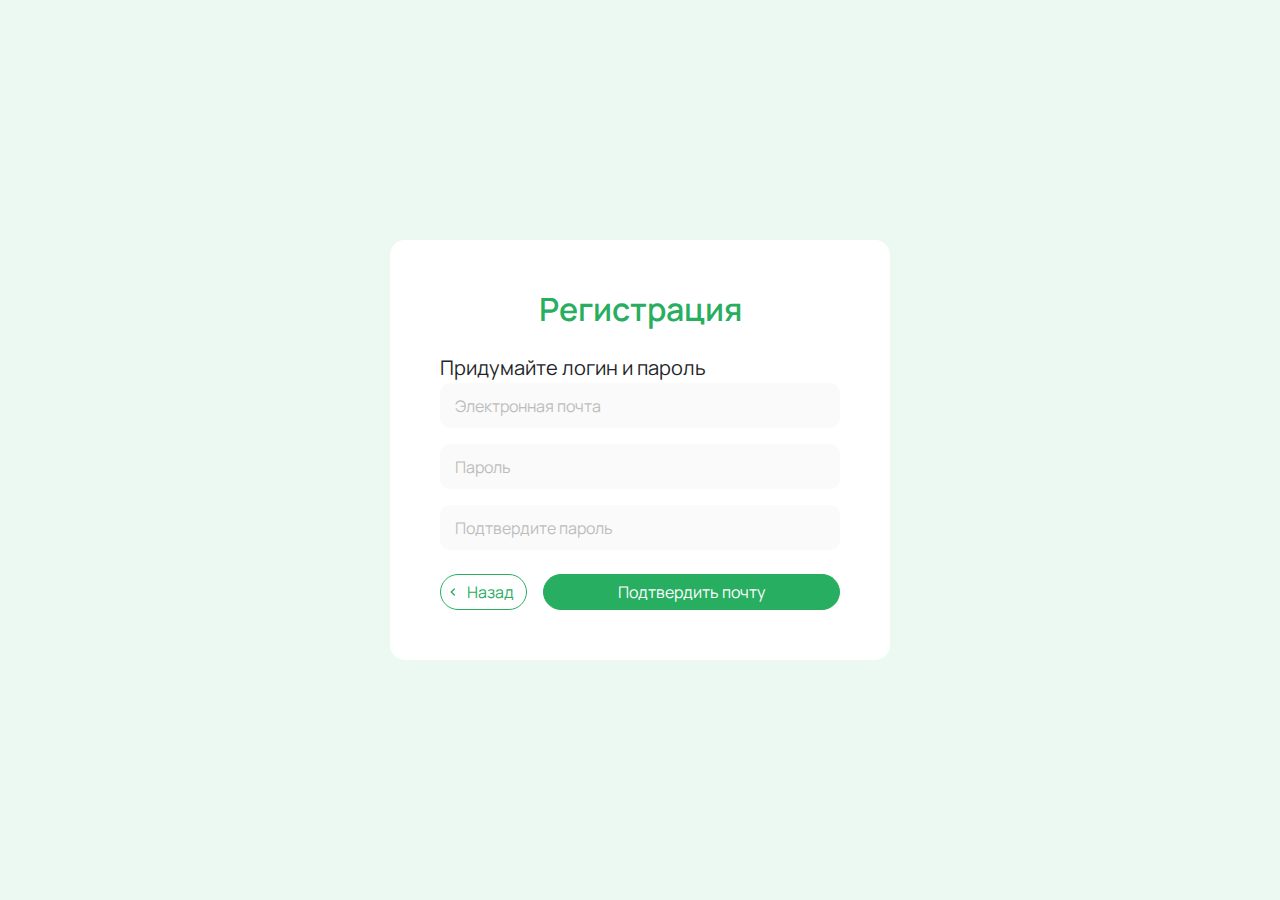
<file: registration.html>
<!DOCTYPE html>
<html>
    <head>
        <meta charset="utf-8">
        <meta name="viewport" content="width=device-width, initial-scale=1">

        <link rel="icon" href="favicon.png">
        <link rel="stylesheet" href="css/bootstrap.min.css">
        <link rel="stylesheet" href="css/style.css">

        <title>Диетология</title>
    </head>
    <body>
        <div class="wrapper">
            <main class="main d-flex align-items-center justify-content-center">
                <div class="container round auth-block d-flex flex-column">
                    <h1 class="title c-green text-center mb-4">Регистрация</h1>
                    <p class="text-m">Придумайте логин и пароль</p>
                    <input type="text" class="primary-input mb-3" placeholder="Электронная почта">
                    <div class="password-input">
                        <input type="password" class="primary-input mb-3" placeholder="Пароль">
                    </div>
                    <div class="password-input">
                        <input type="password" class="primary-input mb-4" placeholder="Подтвердите пароль">
                    </div>
                    <div class="d-flex flex-md-row flex-column-reverse gap-3">
                        <button class="primary-button bordered back">Назад</button>
                        <button class="primary-button fill w-100" onclick="nextStep(this)">Подтвердить почту</button>
                    </div>
                </div>
                <div class="container round auth-block d-none flex-column">
                    <h1 class="title c-green text-center mb-4">Регистрация</h1>
                    <p class="text-m">Придумайте логин и пароль</p>
                    <input type="text" class="primary-input mb-3" placeholder="Ваше ФИО">
                    <input type="text" class="primary-input mb-3" placeholder="Телефон">
                    <input type="text" class="primary-input mb-3" placeholder="Дата рождения">
                    <input type="text" class="primary-input mb-3" placeholder="СНИЛС">
                    <div class="d-flex gap-3">
                        <input type="radio" name="radio-gender" id="woman">
                        <label for="woman" class="primary-input-radio">Женщина</label>
                        <input type="radio" name="radio-gender" id="man">
                        <label for="man" class="primary-input-radio">Мужчина</label>
                    </div>
                    <div class="d-flex flex-md-row flex-column-reverse gap-3 my-4">
                        <button class="primary-button bordered back" onclick="prevStep(this)">Назад</button>
                        <button class="primary-button fill complete w-100" onclick="nextStep(this)">Завершить регистрацию</button>
                    </div>
                    <input type="checkbox" id="personal-data">
                    <label for="personal-data" class="primary-input-check c-green">Даю согласие на обработку персональных данных</label>
                </div>
                <div class="container round auth-block d-none flex-column">
                    <h1 class="title c-green text-center mb-4">Добро пожаловать в личный кабинет!</h1>
                    <p class="text-m">Для того, чтобы начать оказывать услуги, необходимо заполнить анкету.</p>
                    <div class="d-flex flex-md-row flex-column-reverse gap-3 my-4">
                        <button class="primary-button bordered w-100" onclick="prevStep(this)">Отмена</button>
                        <button class="primary-button fill w-100">Заполнить анкету</button>
                    </div>
                </div>
            </main>
        </div>
    <script src="js/main.js" type="text/javascript"></script>
    </body>
</html>
</file>
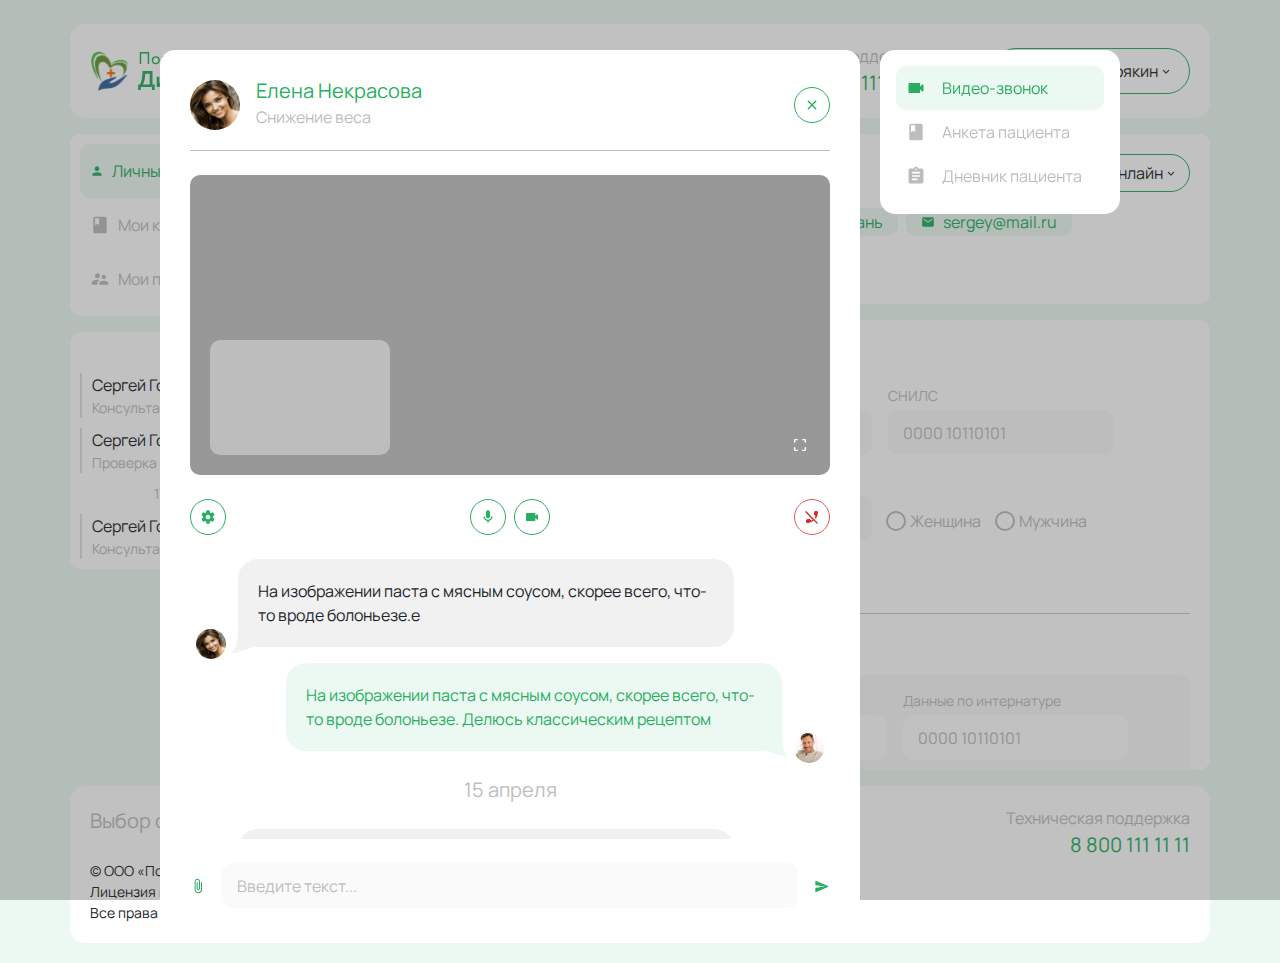
<file: specialist-profile.html>
<!DOCTYPE html>
<html>
    <head>
        <meta charset="utf-8">
        <meta name="viewport" content="width=device-width, initial-scale=1">

        <link rel="icon" href="favicon.png">
        <link rel="stylesheet" href="css/bootstrap.min.css">
        <link rel="stylesheet" href="css/style.css">

        <title>Диетология</title>
    </head>
    <body>
        <div class="wrapper">
            <header class="header">
                <div class="container round mt-4 gap-2">
                    <div class="d-flex align-items-center justify-content-between">
                        <a href="/" class="logo">
                            <img src="img/icons/logo.svg" alt="">
                        </a>
                        <div class="location-select d-none d-md-block">
                            <div class="location-select-head">
                                <p class="location c-green">Санкт-петербург</p>
                            </div>
                            <ul class="location-select-dropdown">
                                <li class="location-select-dropdown__item">Санкт-петербург</li>
                                <li class="location-select-dropdown__item">Москва</li>
                                <li class="location-select-dropdown__item">Екатеринбург</li>
                            </ul>
                        </div>
                        <div class="header-action d-md-flex d-none align-items-center gap-3">
                            <div class="d-flex flex-column justify-content-center align-items-end">
                                <p class="text-desc c-gray m-0 text-end">Техническая поддержка</p>
                                <a class="phone text-m c-green" href="tel:+88001111111">8 800 111 11 11</a>
                            </div>
                            <div class="header-action-basket d-flex justify-content-center align-items-center">
                                <svg width="16" height="16" viewBox="0 0 16 16" fill="none" xmlns="http://www.w3.org/2000/svg">
                                    <path d="M14.6667 6.00001H11.4734L8.54669 1.62001C8.28002 1.22668 7.70002 1.22668 7.44002 1.62001L4.51335 6.00001H1.33335C0.966687 6.00001 0.666687 6.30001 0.666687 6.66668C0.666687 6.72668 0.673354 6.78668 0.693354 6.84668L2.38669 13.0267C2.54002 13.5867 3.05335 14 3.66669 14H12.3334C12.9467 14 13.46 13.5867 13.62 13.0267L15.3134 6.84668L15.3334 6.66668C15.3334 6.30001 15.0334 6.00001 14.6667 6.00001ZM7.99335 3.19335L9.86669 6.00001H6.12002L7.99335 3.19335ZM8.00002 11.3333C7.26669 11.3333 6.66669 10.7333 6.66669 10C6.66669 9.26668 7.26669 8.66668 8.00002 8.66668C8.73335 8.66668 9.33335 9.26668 9.33335 10C9.33335 10.7333 8.73335 11.3333 8.00002 11.3333Z" fill="#27AE60"/>
                                </svg>
                                <span class="basket-count c-green">+1</span>
                            </div>
                            <div class="primary-select profile-select">
                                <div class="primary-select-head js-return d-flex align-items-center gap-2">
                                    <div class="photo">
                                        <img src="img/photo-spec1.jpg" alt="">
                                    </div>
                                    <p class="primary-select-head__value">Сергей Горякин</p>
                                </div>
                                <ul class="primary-select-dropdown">
                                    <li class="primary-select-dropdown__item">
                                        <a href="#" class="d-flex align-items-center gap-2">
                                            <svg width="16" height="16" viewBox="0 0 14 14" fill="none" xmlns="http://www.w3.org/2000/svg">
                                                <path d="M6.99998 6.99998C8.28915 6.99998 9.33331 5.95581 9.33331 4.66665C9.33331 3.37748 8.28915 2.33331 6.99998 2.33331C5.71081 2.33331 4.66665 3.37748 4.66665 4.66665C4.66665 5.95581 5.71081 6.99998 6.99998 6.99998ZM6.99998 8.16665C5.44248 8.16665 2.33331 8.94831 2.33331 10.5V11.0833C2.33331 11.4041 2.59581 11.6666 2.91665 11.6666H11.0833C11.4041 11.6666 11.6666 11.4041 11.6666 11.0833V10.5C11.6666 8.94831 8.55748 8.16665 6.99998 8.16665Z" fill="#BDBDBD"/>
                                            </svg>
                                            Личный кабинет
                                        </a>
                                    </li>
                                    <li class="primary-select-dropdown__item">
                                        <a href="#" class="d-flex align-items-center gap-2">
                                            <svg width="16" height="16" viewBox="0 0 16 16" fill="none" xmlns="http://www.w3.org/2000/svg">
                                                <path d="M12.9533 8.65334C12.98 8.44 13 8.22667 13 8C13 7.77334 12.98 7.56 12.9533 7.34667L14.36 6.24667C14.4867 6.14667 14.52 5.96667 14.44 5.82L13.1067 3.51334C13.0267 3.36667 12.8467 3.31334 12.7 3.36667L11.04 4.03334C10.6933 3.76667 10.32 3.54667 9.91335 3.38L9.66002 1.61334C9.64002 1.45334 9.50002 1.33334 9.33335 1.33334H6.66668C6.50002 1.33334 6.36002 1.45334 6.34002 1.61334L6.08668 3.38C5.68002 3.54667 5.30668 3.77334 4.96002 4.03334L3.30002 3.36667C3.14668 3.30667 2.97335 3.36667 2.89335 3.51334L1.56001 5.82C1.47335 5.96667 1.51335 6.14667 1.64002 6.24667L3.04668 7.34667C3.02002 7.56 3.00002 7.78 3.00002 8C3.00002 8.22 3.02002 8.44 3.04668 8.65334L1.64002 9.75334C1.51335 9.85334 1.48001 10.0333 1.56001 10.18L2.89335 12.4867C2.97335 12.6333 3.15335 12.6867 3.30002 12.6333L4.96002 11.9667C5.30668 12.2333 5.68002 12.4533 6.08668 12.62L6.34002 14.3867C6.36002 14.5467 6.50002 14.6667 6.66668 14.6667H9.33335C9.50002 14.6667 9.64002 14.5467 9.66002 14.3867L9.91335 12.62C10.32 12.4533 10.6933 12.2267 11.04 11.9667L12.7 12.6333C12.8533 12.6933 13.0267 12.6333 13.1067 12.4867L14.44 10.18C14.52 10.0333 14.4867 9.85334 14.36 9.75334L12.9533 8.65334V8.65334ZM8.00002 10.3333C6.71335 10.3333 5.66668 9.28667 5.66668 8C5.66668 6.71334 6.71335 5.66667 8.00002 5.66667C9.28668 5.66667 10.3333 6.71334 10.3333 8C10.3333 9.28667 9.28668 10.3333 8.00002 10.3333Z" fill="#BDBDBD"/>
                                            </svg>
                                            Настройки
                                        </a>
                                    </li>
                                    <li class="primary-select-dropdown__item">
                                        <a href="index.html" class="d-flex align-items-center gap-2">
                                            <svg width="16" height="16" viewBox="0 0 16 16" fill="none" xmlns="http://www.w3.org/2000/svg">
                                                <path d="M7.19333 10.86C7.45333 11.12 7.87333 11.12 8.13333 10.86L10.5267 8.46667C10.7867 8.20667 10.7867 7.78667 10.5267 7.52667L8.13333 5.13333C7.87333 4.87333 7.45333 4.87333 7.19333 5.13333C6.93333 5.39333 6.93333 5.81333 7.19333 6.07333L8.44667 7.33333H2.66667C2.3 7.33333 2 7.63333 2 8C2 8.36667 2.3 8.66667 2.66667 8.66667H8.44667L7.19333 9.92C6.93333 10.18 6.94 10.6067 7.19333 10.86ZM12.6667 2H3.33333C2.59333 2 2 2.6 2 3.33333V5.33333C2 5.7 2.3 6 2.66667 6C3.03333 6 3.33333 5.7 3.33333 5.33333V4C3.33333 3.63333 3.63333 3.33333 4 3.33333H12C12.3667 3.33333 12.6667 3.63333 12.6667 4V12C12.6667 12.3667 12.3667 12.6667 12 12.6667H4C3.63333 12.6667 3.33333 12.3667 3.33333 12V10.6667C3.33333 10.3 3.03333 10 2.66667 10C2.3 10 2 10.3 2 10.6667V12.6667C2 13.4 2.6 14 3.33333 14H12.6667C13.4 14 14 13.4 14 12.6667V3.33333C14 2.6 13.4 2 12.6667 2Z" fill="#BDBDBD"/>
                                            </svg>
                                            Выйти
                                        </a>
                                    </li>
                                </ul>
                            </div>
                        </div>
                        <div class="burger-button burger-open d-md-none d-flex align-items-center justify-content-center">
                        </div>
                    </div>
                    <nav class="burger-menu">
                        <div class="d-flex d-md-none w-100 justify-content-between">                            
                            <div class="burger-button burger-close d-md-none d-flex align-items-center justify-content-center">
                            </div>
                            <div class="d-flex gap-2">
                                <div class="header-action-basket d-flex justify-content-center align-items-center">
                                    <svg width="16" height="16" viewBox="0 0 16 16" fill="none" xmlns="http://www.w3.org/2000/svg">
                                        <path d="M14.6667 6.00001H11.4734L8.54669 1.62001C8.28002 1.22668 7.70002 1.22668 7.44002 1.62001L4.51335 6.00001H1.33335C0.966687 6.00001 0.666687 6.30001 0.666687 6.66668C0.666687 6.72668 0.673354 6.78668 0.693354 6.84668L2.38669 13.0267C2.54002 13.5867 3.05335 14 3.66669 14H12.3334C12.9467 14 13.46 13.5867 13.62 13.0267L15.3134 6.84668L15.3334 6.66668C15.3334 6.30001 15.0334 6.00001 14.6667 6.00001ZM7.99335 3.19335L9.86669 6.00001H6.12002L7.99335 3.19335ZM8.00002 11.3333C7.26669 11.3333 6.66669 10.7333 6.66669 10C6.66669 9.26668 7.26669 8.66668 8.00002 8.66668C8.73335 8.66668 9.33335 9.26668 9.33335 10C9.33335 10.7333 8.73335 11.3333 8.00002 11.3333Z" fill="#27AE60"/>
                                    </svg>
                                    <span class="basket-count c-green">+1</span>
                                </div>
                                <div class="profile-bar d-flex align-items-center gap-2">
                                    <div class="photo">
                                        <img src="img/photo-spec1.jpg" alt="">
                                    </div>
                                    <p class="text-desc">Пользователь</p>
                                </div>
                            </div>
                        </div>
                        <div class="burger-links d-flex flex-column d-md-none w-100 mt-4">
                            <div class="burger-select">
                                <div class="select-head d-flex align-items-center gap-2">
                                    <svg width="20" height="20" viewBox="0 0 14 14" fill="none" xmlns="http://www.w3.org/2000/svg">
                                        <path d="M6.99998 6.99998C8.28915 6.99998 9.33331 5.95581 9.33331 4.66665C9.33331 3.37748 8.28915 2.33331 6.99998 2.33331C5.71081 2.33331 4.66665 3.37748 4.66665 4.66665C4.66665 5.95581 5.71081 6.99998 6.99998 6.99998ZM6.99998 8.16665C5.44248 8.16665 2.33331 8.94831 2.33331 10.5V11.0833C2.33331 11.4041 2.59581 11.6666 2.91665 11.6666H11.0833C11.4041 11.6666 11.6666 11.4041 11.6666 11.0833V10.5C11.6666 8.94831 8.55748 8.16665 6.99998 8.16665Z" fill="#BDBDBD"/>
                                    </svg>
                                    Личный кабинет
                                </div>
                                <div class="select-dropdown d-none flex-column">
                                    <div class="drop-item d-flex align-items-center gap-2" data-container="0">
                                        <svg width="20" height="20" viewBox="0 0 14 14" fill="none" xmlns="http://www.w3.org/2000/svg">
                                            <path d="M6.99998 6.99998C8.28915 6.99998 9.33331 5.95581 9.33331 4.66665C9.33331 3.37748 8.28915 2.33331 6.99998 2.33331C5.71081 2.33331 4.66665 3.37748 4.66665 4.66665C4.66665 5.95581 5.71081 6.99998 6.99998 6.99998ZM6.99998 8.16665C5.44248 8.16665 2.33331 8.94831 2.33331 10.5V11.0833C2.33331 11.4041 2.59581 11.6666 2.91665 11.6666H11.0833C11.4041 11.6666 11.6666 11.4041 11.6666 11.0833V10.5C11.6666 8.94831 8.55748 8.16665 6.99998 8.16665Z" fill="#BDBDBD"/>
                                        </svg>
                                        Личные данные
                                    </div>
                                    <div class="drop-item d-flex align-items-center gap-2" data-container="1">
                                        <svg width="20" height="20" viewBox="0 0 20 20" fill="none" xmlns="http://www.w3.org/2000/svg">
                                            <path d="M14.9999 1.66675H4.99992C4.08325 1.66675 3.33325 2.41675 3.33325 3.33341V16.6667C3.33325 17.5834 4.08325 18.3334 4.99992 18.3334H14.9999C15.9166 18.3334 16.6666 17.5834 16.6666 16.6667V3.33341C16.6666 2.41675 15.9166 1.66675 14.9999 1.66675ZM4.99992 3.33341H9.16659V10.0001L7.08325 8.75008L4.99992 10.0001V3.33341Z" fill="#BDBDBD"/>
                                        </svg>
                                        Мои консультации
                                    </div>
                                    <div class="drop-item d-flex align-items-center gap-2" data-container="2">
                                        <svg width="20" height="20" viewBox="0 0 20 20" fill="none" xmlns="http://www.w3.org/2000/svg">
                                            <path d="M13.7501 10.0001C14.9001 10.0001 15.8251 9.06675 15.8251 7.91675C15.8251 6.76675 14.9001 5.83341 13.7501 5.83341C12.6001 5.83341 11.6667 6.76675 11.6667 7.91675C11.6667 9.06675 12.6001 10.0001 13.7501 10.0001ZM7.50008 9.16675C8.88342 9.16675 9.99175 8.05008 9.99175 6.66675C9.99175 5.28341 8.88342 4.16675 7.50008 4.16675C6.11675 4.16675 5.00008 5.28341 5.00008 6.66675C5.00008 8.05008 6.11675 9.16675 7.50008 9.16675ZM13.7501 11.6667C12.2251 11.6667 9.16675 12.4334 9.16675 13.9584V15.0001C9.16675 15.4584 9.54175 15.8334 10.0001 15.8334H17.5001C17.9584 15.8334 18.3334 15.4584 18.3334 15.0001V13.9584C18.3334 12.4334 15.2751 11.6667 13.7501 11.6667ZM7.50008 10.8334C5.55841 10.8334 1.66675 11.8084 1.66675 13.7501V15.0001C1.66675 15.4584 2.04175 15.8334 2.50008 15.8334H7.50008V13.9584C7.50008 13.2501 7.77508 12.0084 9.47508 11.0667C8.75008 10.9167 8.05008 10.8334 7.50008 10.8334Z" fill="#BDBDBD"/>
                                        </svg> 
                                        Мои пациенты
                                    </div>
                                </div>
                            </div>
                            <a href="call-setting.html" class="d-flex align-items-center gap-2">
                                <svg width="21" height="20" viewBox="0 0 21 20" fill="none" xmlns="http://www.w3.org/2000/svg">
                                    <path d="M10 0.849992C6.01667 1.10833 3 4.59999 3 8.59166V14.1667C3 15.55 4.11667 16.6667 5.5 16.6667H6.33333C7.25 16.6667 8 15.9167 8 15V11.6667C8 10.75 7.25 9.99999 6.33333 9.99999H4.66667V8.57499C4.66667 5.37499 7.13333 2.59166 10.325 2.49999C13.6333 2.40833 16.3333 5.04999 16.3333 8.33333V9.99999H14.6667C13.75 9.99999 13 10.75 13 11.6667V15C13 15.9167 13.75 16.6667 14.6667 16.6667H16.3333V17.5H11.3333C10.875 17.5 10.5 17.875 10.5 18.3333C10.5 18.7917 10.875 19.1667 11.3333 19.1667H15.5C16.8833 19.1667 18 18.05 18 16.6667V8.33333C18 4.02499 14.3667 0.566659 10 0.849992V0.849992Z" fill="#BDBDBD"/>
                                </svg>                                    
                                Проверка связи
                            </a>
                            <a href="call-setting.html" class="d-flex align-items-center gap-2">
                                <svg width="21" height="20" viewBox="0 0 21 20" fill="none" xmlns="http://www.w3.org/2000/svg">
                                    <path d="M16.6915 10.8167C16.7249 10.5501 16.7499 10.2834 16.7499 10.0001C16.7499 9.71675 16.7249 9.45008 16.6915 9.18342L18.4499 7.80841C18.6082 7.68341 18.6499 7.45841 18.5499 7.27508L16.8832 4.39175C16.7832 4.20841 16.5582 4.14175 16.3749 4.20841L14.2999 5.04175C13.8665 4.70842 13.3999 4.43341 12.8915 4.22508L12.5749 2.01675C12.5499 1.81675 12.3749 1.66675 12.1665 1.66675H8.8332C8.62487 1.66675 8.44987 1.81675 8.42487 2.01675L8.1082 4.22508C7.59987 4.43341 7.1332 4.71675 6.69987 5.04175L4.62487 4.20841C4.4332 4.13341 4.21653 4.20841 4.11653 4.39175L2.44987 7.27508C2.34153 7.45841 2.39153 7.68341 2.54987 7.80841L4.3082 9.18342C4.27487 9.45008 4.24987 9.72508 4.24987 10.0001C4.24987 10.2751 4.27487 10.5501 4.3082 10.8167L2.54987 12.1917C2.39153 12.3167 2.34987 12.5417 2.44987 12.7251L4.11653 15.6084C4.21653 15.7917 4.44153 15.8584 4.62487 15.7917L6.69987 14.9584C7.1332 15.2917 7.59987 15.5667 8.1082 15.7751L8.42487 17.9834C8.44987 18.1834 8.62487 18.3334 8.8332 18.3334H12.1665C12.3749 18.3334 12.5499 18.1834 12.5749 17.9834L12.8915 15.7751C13.3999 15.5667 13.8665 15.2834 14.2999 14.9584L16.3749 15.7917C16.5665 15.8667 16.7832 15.7917 16.8832 15.6084L18.5499 12.7251C18.6499 12.5417 18.6082 12.3167 18.4499 12.1917L16.6915 10.8167V10.8167ZM10.4999 12.9167C8.89153 12.9167 7.5832 11.6084 7.5832 10.0001C7.5832 8.39175 8.89153 7.08341 10.4999 7.08341C12.1082 7.08341 13.4165 8.39175 13.4165 10.0001C13.4165 11.6084 12.1082 12.9167 10.4999 12.9167Z" fill="#BDBDBD"/>
                                </svg>                                    
                                Настройки
                            </a>
                            <a href="call-setting.html" class="d-flex align-items-center gap-2">
                                <svg width="21" height="20" viewBox="0 0 21 20" fill="none" xmlns="http://www.w3.org/2000/svg">
                                    <path d="M9.49167 13.575C9.81667 13.9 10.3417 13.9 10.6667 13.575L13.6583 10.5833C13.9833 10.2583 13.9833 9.73333 13.6583 9.40833L10.6667 6.41667C10.3417 6.09167 9.81667 6.09167 9.49167 6.41667C9.16667 6.74167 9.16667 7.26667 9.49167 7.59167L11.0583 9.16667H3.83333C3.375 9.16667 3 9.54167 3 10C3 10.4583 3.375 10.8333 3.83333 10.8333H11.0583L9.49167 12.4C9.16667 12.725 9.175 13.2583 9.49167 13.575ZM16.3333 2.5H4.66667C3.74167 2.5 3 3.25 3 4.16667V6.66667C3 7.125 3.375 7.5 3.83333 7.5C4.29167 7.5 4.66667 7.125 4.66667 6.66667V5C4.66667 4.54167 5.04167 4.16667 5.5 4.16667H15.5C15.9583 4.16667 16.3333 4.54167 16.3333 5V15C16.3333 15.4583 15.9583 15.8333 15.5 15.8333H5.5C5.04167 15.8333 4.66667 15.4583 4.66667 15V13.3333C4.66667 12.875 4.29167 12.5 3.83333 12.5C3.375 12.5 3 12.875 3 13.3333V15.8333C3 16.75 3.75 17.5 4.66667 17.5H16.3333C17.25 17.5 18 16.75 18 15.8333V4.16667C18 3.25 17.25 2.5 16.3333 2.5Z" fill="#BDBDBD"/>
                                </svg>
                                Выйти
                            </a>
                        </div>
                        <ul class="navigation w-100 d-md-none d-flex flex-md-row flex-column mb-0 mt-4 gap-md-3 gap-1">
                            <li class="navigation__item">Выбор специалиста</li>
                            <li class="navigation__item">Магазин</li>
                            <li class="navigation__item">Другие услуги</li>
                            <li class="navigation__item">О сервисе</li>
                        </ul>
                        <div class="d-flex flex-column d-md-none justify-content-between mt-3 align-items-end gap-3">
                            <div class="location-select">
                                <div class="location-select-head">
                                    <p class="location c-green">Санкт-петербург</p>
                                </div>
                                <ul class="location-select-dropdown">
                                    <li class="location-select-dropdown__item">Санкт-петербург</li>
                                    <li class="location-select-dropdown__item">Москва</li>
                                    <li class="location-select-dropdown__item">Екатеринбург</li>
                                </ul>
                            </div>
                            <div class="d-flex flex-column justify-content-center align-items-end">
                                <p class="text-desc c-gray m-0 text-end">Техническая поддержка</p>
                                <a class="phone text-m c-green" href="tel:+88001111111">8 800 111 11 11</a>
                            </div>
                        </div>
                    </nav>
                </div>
            </header>

            <main class="main">
                <div class="container d-flex flex-lg-row flex-column px-0 my-3 gap-3">
                    <div class="profile-menu d-lg-block d-none">
                        <ul class="profile-menu-list js-containers">
                            <li class="profile-menu-list__item d-flex align-items-center gap-2 active" data-container="0">
                                <svg width="14" height="14" viewBox="0 0 14 14" fill="none" xmlns="http://www.w3.org/2000/svg">
                                    <path d="M6.99998 6.99998C8.28915 6.99998 9.33331 5.95581 9.33331 4.66665C9.33331 3.37748 8.28915 2.33331 6.99998 2.33331C5.71081 2.33331 4.66665 3.37748 4.66665 4.66665C4.66665 5.95581 5.71081 6.99998 6.99998 6.99998ZM6.99998 8.16665C5.44248 8.16665 2.33331 8.94831 2.33331 10.5V11.0833C2.33331 11.4041 2.59581 11.6666 2.91665 11.6666H11.0833C11.4041 11.6666 11.6666 11.4041 11.6666 11.0833V10.5C11.6666 8.94831 8.55748 8.16665 6.99998 8.16665Z" fill="#BDBDBD"/>
                                </svg>
                                Личные данные
                            </li>
                            <li class="profile-menu-list__item d-flex align-items-center gap-2" data-container="1">
                                <svg width="20" height="20" viewBox="0 0 20 20" fill="none" xmlns="http://www.w3.org/2000/svg">
                                    <path d="M14.9999 1.66675H4.99992C4.08325 1.66675 3.33325 2.41675 3.33325 3.33341V16.6667C3.33325 17.5834 4.08325 18.3334 4.99992 18.3334H14.9999C15.9166 18.3334 16.6666 17.5834 16.6666 16.6667V3.33341C16.6666 2.41675 15.9166 1.66675 14.9999 1.66675ZM4.99992 3.33341H9.16659V10.0001L7.08325 8.75008L4.99992 10.0001V3.33341Z" fill="#BDBDBD"/>
                                </svg>                                    
                                Мои консультации
                            </li>
                            <li class="profile-menu-list__item d-flex align-items-center gap-2" data-container="2">
                                <svg width="20" height="20" viewBox="0 0 20 20" fill="none" xmlns="http://www.w3.org/2000/svg">
                                    <path d="M13.7501 10.0001C14.9001 10.0001 15.8251 9.06675 15.8251 7.91675C15.8251 6.76675 14.9001 5.83341 13.7501 5.83341C12.6001 5.83341 11.6667 6.76675 11.6667 7.91675C11.6667 9.06675 12.6001 10.0001 13.7501 10.0001ZM7.50008 9.16675C8.88342 9.16675 9.99175 8.05008 9.99175 6.66675C9.99175 5.28341 8.88342 4.16675 7.50008 4.16675C6.11675 4.16675 5.00008 5.28341 5.00008 6.66675C5.00008 8.05008 6.11675 9.16675 7.50008 9.16675ZM13.7501 11.6667C12.2251 11.6667 9.16675 12.4334 9.16675 13.9584V15.0001C9.16675 15.4584 9.54175 15.8334 10.0001 15.8334H17.5001C17.9584 15.8334 18.3334 15.4584 18.3334 15.0001V13.9584C18.3334 12.4334 15.2751 11.6667 13.7501 11.6667ZM7.50008 10.8334C5.55841 10.8334 1.66675 11.8084 1.66675 13.7501V15.0001C1.66675 15.4584 2.04175 15.8334 2.50008 15.8334H7.50008V13.9584C7.50008 13.2501 7.77508 12.0084 9.47508 11.0667C8.75008 10.9167 8.05008 10.8334 7.50008 10.8334Z" fill="#BDBDBD"/>
                                </svg>                                    
                                Мои пациенты                                   
                            </li>
                        </ul>
                        <div class="profile-calendar hide-scroll d-flex flex-column">
                            <p class="date text-s">12 янв, вторник</p>
                            <div class="calendar-item w-100 d-flex justify-content-between">
                                <div class="d-flex flex-column justify-content-center">
                                    <p class="calendar-item__name text-desc">Сергей Горякин</p>
                                    <p class="calendar-item__type text-s">Консультация</p>
                                </div>
                                <p class="calendar-item__time text-desc">12:00</p>
                            </div>
                            <div class="calendar-item w-100 d-flex justify-content-between">
                                <div class="d-flex flex-column justify-content-center">
                                    <p class="calendar-item__name text-desc">Сергей Горякин</p>
                                    <p class="calendar-item__type text-s">Проверка</p>
                                </div>
                                <p class="calendar-item__time text-desc">15:00</p>
                            </div>
                            <p class="date text-s">17 янв, воскресенье</p>
                            <div class="calendar-item w-100 d-flex justify-content-between">
                                <div class="d-flex flex-column justify-content-center">
                                    <p class="calendar-item__name text-desc">Сергей Горякин</p>
                                    <p class="calendar-item__type text-s">Консультация</p>
                                </div>
                                <p class="calendar-item__time text-desc">12:00</p>
                            </div>
                            <div class="calendar-item w-100 d-flex justify-content-between">
                                <div class="d-flex flex-column justify-content-center">
                                    <p class="calendar-item__name text-desc">Сергей Горякин</p>
                                    <p class="calendar-item__type text-s">Проверка</p>
                                </div>
                                <p class="calendar-item__time text-desc">15:00</p>
                            </div>
                            <p class="date text-s">19 янв, вторник</p>
                            <div class="calendar-item w-100 d-flex justify-content-between">
                                <div class="d-flex flex-column justify-content-center">
                                    <p class="calendar-item__name text-desc">Сергей Горякин</p>
                                    <p class="calendar-item__type text-s">Консультация</p>
                                </div>
                                <p class="calendar-item__time text-desc">12:00</p>
                            </div>
                            <div class="calendar-item w-100 d-flex justify-content-between">
                                <div class="d-flex flex-column justify-content-center">
                                    <p class="calendar-item__name text-desc">Сергей Горякин</p>
                                    <p class="calendar-item__type text-s">Проверка</p>
                                </div>
                                <p class="calendar-item__time text-desc">15:00</p>
                            </div>
                            
                        </div>
                    </div>
                    <div class="profile-tabs w-100">
                        <div class="profile-container d-flex flex-column gap-3">
                            <div class="profile-main d-flex gap-3">
                                <div class="profile-photo">
                                    <img src="img/photo-spec1.jpg" alt="">
                                </div>
                                <div class="d-flex flex-column w-100">
                                    <div class="d-flex flex-wrap flex-column flex-md-row justify-content-md-between">
                                        <h1 class="title nospace">Сергей Горякин</h1>
                                        <div class="primary-select online-select">
                                            <div class="primary-select-head">
                                                <p class="primary-select-head__value">Онлайн</p>
                                            </div>
                                            <ul class="primary-select-dropdown">
                                                <li class="primary-select-dropdown__item">Онлайн</li>
                                                <li class="primary-select-dropdown__item">Оффлайн</li>
                                            </ul>
                                        </div>
                                    </div>
                                    <div class="d-flex gap-2 flex-wrap mt-3">
                                        <div class="profile-pin d-flex align-items-center gap-2">
                                            <svg width="14" height="14" viewBox="0 0 14 14" fill="none" xmlns="http://www.w3.org/2000/svg">
                                                <path d="M6.99998 6.99998C8.28915 6.99998 9.33331 5.95581 9.33331 4.66665C9.33331 3.37748 8.28915 2.33331 6.99998 2.33331C5.71081 2.33331 4.66665 3.37748 4.66665 4.66665C4.66665 5.95581 5.71081 6.99998 6.99998 6.99998ZM6.99998 8.16665C5.44248 8.16665 2.33331 8.94831 2.33331 10.5V11.0833C2.33331 11.4041 2.59581 11.6666 2.91665 11.6666H11.0833C11.4041 11.6666 11.6666 11.4041 11.6666 11.0833V10.5C11.6666 8.94831 8.55748 8.16665 6.99998 8.16665Z" fill="#27AE60"/>
                                            </svg>                                            
                                            <span>Специалист</span>
                                        </div>
                                        <div class="profile-pin d-flex align-items-center gap-2">
                                            <svg width="14" height="14" viewBox="0 0 14 14" fill="none" xmlns="http://www.w3.org/2000/svg">
                                                <path d="M7.00002 1.16669C4.74252 1.16669 2.91669 2.99252 2.91669 5.25002C2.91669 7.68252 5.49502 11.0367 6.55669 12.3142C6.79002 12.5942 7.21585 12.5942 7.44919 12.3142C8.50502 11.0367 11.0834 7.68252 11.0834 5.25002C11.0834 2.99252 9.25752 1.16669 7.00002 1.16669ZM7.00002 6.70835C6.19502 6.70835 5.54169 6.05502 5.54169 5.25002C5.54169 4.44502 6.19502 3.79169 7.00002 3.79169C7.80502 3.79169 8.45835 4.44502 8.45835 5.25002C8.45835 6.05502 7.80502 6.70835 7.00002 6.70835Z" fill="#27AE60"/>
                                            </svg>
                                            <span>Россия, Астрахань</span>
                                        </div>
                                        <div class="profile-pin d-flex align-items-center gap-2">
                                            <svg width="14" height="14" viewBox="0 0 14 14" fill="none" xmlns="http://www.w3.org/2000/svg">
                                                <path d="M11.6667 2.33334H2.33332C1.69166 2.33334 1.17249 2.85834 1.17249 3.5L1.16666 10.5C1.16666 11.1417 1.69166 11.6667 2.33332 11.6667H11.6667C12.3083 11.6667 12.8333 11.1417 12.8333 10.5V3.5C12.8333 2.85834 12.3083 2.33334 11.6667 2.33334ZM11.4333 4.8125L7.30916 7.39084C7.12249 7.5075 6.87749 7.5075 6.69082 7.39084L2.56666 4.8125C2.42082 4.71917 2.33332 4.56167 2.33332 4.3925C2.33332 4.00167 2.75916 3.76834 3.09166 3.9725L6.99999 6.41667L10.9083 3.9725C11.2408 3.76834 11.6667 4.00167 11.6667 4.3925C11.6667 4.56167 11.5792 4.71917 11.4333 4.8125Z" fill="#27AE60"/>
                                            </svg>                                            
                                            <span>sergey@mail.ru</span>
                                        </div>
                                    </div>
                                </div>
                            </div>
                            <div class="profile-info profile-info-scroll hide-scroll">
                                <h2 class="title c-green mb-3">Личные данные</h2>
                                <div class="d-flex gap-3 flex-wrap align-items-end">
                                    <div class="d-flex flex-column gap-1">
                                        <p class="text primary-input-label m-0">Ваше ФИО</p>
                                        <input type="text" class="primary-input" placeholder="Иванонв Иван Иванович">
                                    </div>
                                    <div class="d-flex flex-column gap-1">
                                        <p class="text primary-input-label m-0">Телефон</p>
                                        <input type="text" class="primary-input" placeholder="8 (800) 1110-22-22">
                                    </div>
                                    <div class="d-flex flex-column gap-1">
                                        <p class="text primary-input-label m-0">СНИЛС</p>
                                        <input type="text" class="primary-input" placeholder="0000 10110101">
                                    </div>
                                    <div class="d-flex flex-column gap-1">
                                        <p class="text primary-input-label m-0">Электронная почта</p>
                                        <input type="email" class="primary-input" placeholder="ergey@mail.ru">
                                    </div>
                                    <div class="d-flex flex-column gap-1">
                                        <p class="text primary-input-label m-0">Дата рождения</p>
                                        <input type="text" class="primary-input" placeholder="10.10.1990">
                                    </div>
                                    <div class="d-flex gap-3 mb-2">
                                        <input type="radio" name="radio-gender" id="woman">
                                        <label for="woman" class="primary-input-radio">Женщина</label>
                                        <input type="radio" name="radio-gender" id="man">
                                        <label for="man" class="primary-input-radio">Мужчина</label>
                                    </div>
                                </div>
                                <div class="photo-file-item d-flex gap-3 mt-3">
                                    <img class="photo" src="img/photo-spec1.jpg" alt="">
                                    <span class="name">аватарка.png</span>
                                    <button class="remove">
                                        <svg width="24" height="24" viewBox="0 0 24 24" fill="none" xmlns="http://www.w3.org/2000/svg">
                                            <path d="M6 19C6 20.1 6.9 21 8 21H16C17.1 21 18 20.1 18 19V9C18 7.9 17.1 7 16 7H8C6.9 7 6 7.9 6 9V19ZM9 9H15C15.55 9 16 9.45 16 10V18C16 18.55 15.55 19 15 19H9C8.45 19 8 18.55 8 18V10C8 9.45 8.45 9 9 9ZM15.5 4L14.79 3.29C14.61 3.11 14.35 3 14.09 3H9.91C9.65 3 9.39 3.11 9.21 3.29L8.5 4H6C5.45 4 5 4.45 5 5C5 5.55 5.45 6 6 6H18C18.55 6 19 5.55 19 5C19 4.45 18.55 4 18 4H15.5Z" fill="#27AE60"/>
                                        </svg>                                        
                                    </button>
                                </div>
                                <hr>
                                <h2 class="title c-green mb-3">Образование</h2>
                                <div class="d-flex flex-column gap-3">
                                    <div class="work-section">
                                        <div class="d-flex gap-3 flex-md-row flex-column">
                                            <div class="d-flex flex-column gap-3">
                                                <div class="d-flex flex-column gap-1">
                                                    <p class="text primary-input-label m-0">Образование</p>
                                                    <input type="text" class="primary-input" placeholder="Высшее">
                                                </div>
                                                <div class="d-flex flex-column gap-1">
                                                    <p class="text primary-input-label m-0">Учебное заведение</p>
                                                    <input type="text" class="primary-input" placeholder="МГУ">
                                                </div>
                                                <div class="d-flex flex-column gap-1">
                                                    <p class="text primary-input-label m-0">Специальность</p>
                                                    <input type="text" class="primary-input" placeholder="Название">
                                                </div>
                                            </div>
                                            <div class="d-flex flex-column gap-3">
                                                <div class="d-flex flex-column gap-1">
                                                    <p class="text primary-input-label m-0">Год окончания</p>
                                                    <input type="text" class="primary-input" placeholder="2010">
                                                </div>
                                                <div class="d-flex flex-column gap-1">
                                                    <p class="text primary-input-label m-0">Данные об аккредитации</p>
                                                    <input type="text" class="primary-input" placeholder="0000 10110101">
                                                </div>
                                                <div class="d-flex flex-column gap-1">
                                                    <p class="text primary-input-label m-0">Данные по ординатуре</p>
                                                    <input type="text" class="primary-input" placeholder="0000 10110101">
                                                </div>
                                            </div>
                                            <div class="d-flex flex-column gap-3">
                                                <div class="d-flex flex-column gap-1">
                                                    <p class="text primary-input-label m-0">Данные по интернатуре</p>
                                                    <input type="text" class="primary-input" placeholder="0000 10110101">
                                                </div>
                                                <div class="d-flex flex-column gap-1">
                                                    <p class="text primary-input-label m-0">Повышение квалификации</p>
                                                    <input type="text" class="primary-input" placeholder="0000 10110101">
                                                </div>
                                                <div class="d-flex flex-column gap-1">
                                                    <p class="text primary-input-label m-0">Специализация</p>
                                                    <input type="text" class="primary-input" placeholder="0000 10110101">
                                                </div>
                                            </div>
                                        </div>
                                        <button class="remove mt-3">
                                            Удалить место работы
                                            <svg width="24" height="24" viewBox="0 0 24 24" fill="none" xmlns="http://www.w3.org/2000/svg">
                                                <path d="M6 19C6 20.1 6.9 21 8 21H16C17.1 21 18 20.1 18 19V9C18 7.9 17.1 7 16 7H8C6.9 7 6 7.9 6 9V19ZM9 9H15C15.55 9 16 9.45 16 10V18C16 18.55 15.55 19 15 19H9C8.45 19 8 18.55 8 18V10C8 9.45 8.45 9 9 9ZM15.5 4L14.79 3.29C14.61 3.11 14.35 3 14.09 3H9.91C9.65 3 9.39 3.11 9.21 3.29L8.5 4H6C5.45 4 5 4.45 5 5C5 5.55 5.45 6 6 6H18C18.55 6 19 5.55 19 5C19 4.45 18.55 4 18 4H15.5Z" fill="#BDBDBD"/>
                                            </svg> 
                                        </button>
                                    </div>
                                    <div class="work-section">
                                        <div class="d-flex gap-3 flex-md-row flex-column">
                                            <div class="d-flex flex-column gap-3">
                                                <div class="d-flex flex-column gap-1">
                                                    <p class="text primary-input-label m-0">Образование</p>
                                                    <input type="text" class="primary-input" placeholder="Высшее">
                                                </div>
                                                <div class="d-flex flex-column gap-1">
                                                    <p class="text primary-input-label m-0">Учебное заведение</p>
                                                    <input type="text" class="primary-input" placeholder="МГУ">
                                                </div>
                                                <div class="d-flex flex-column gap-1">
                                                    <p class="text primary-input-label m-0">Специальность</p>
                                                    <input type="text" class="primary-input" placeholder="Название">
                                                </div>
                                            </div>
                                            <div class="d-flex flex-column gap-3">
                                                <div class="d-flex flex-column gap-1">
                                                    <p class="text primary-input-label m-0">Год окончания</p>
                                                    <input type="text" class="primary-input" placeholder="2010">
                                                </div>
                                                <div class="d-flex flex-column gap-1">
                                                    <p class="text primary-input-label m-0">Данные об аккредитации</p>
                                                    <input type="text" class="primary-input" placeholder="0000 10110101">
                                                </div>
                                                <div class="d-flex flex-column gap-1">
                                                    <p class="text primary-input-label m-0">Данные по ординатуре</p>
                                                    <input type="text" class="primary-input" placeholder="0000 10110101">
                                                </div>
                                            </div>
                                            <div class="d-flex flex-column gap-3">
                                                <div class="d-flex flex-column gap-1">
                                                    <p class="text primary-input-label m-0">Данные по интернатуре</p>
                                                    <input type="text" class="primary-input" placeholder="0000 10110101">
                                                </div>
                                                <div class="d-flex flex-column gap-1">
                                                    <p class="text primary-input-label m-0">Повышение квалификации</p>
                                                    <input type="text" class="primary-input" placeholder="0000 10110101">
                                                </div>
                                                <div class="d-flex flex-column gap-1">
                                                    <p class="text primary-input-label m-0">Специализация</p>
                                                    <input type="text" class="primary-input" placeholder="0000 10110101">
                                                </div>
                                            </div>
                                        </div>
                                        <button class="remove mt-3">
                                            Удалить место работы
                                            <svg width="24" height="24" viewBox="0 0 24 24" fill="none" xmlns="http://www.w3.org/2000/svg">
                                                <path d="M6 19C6 20.1 6.9 21 8 21H16C17.1 21 18 20.1 18 19V9C18 7.9 17.1 7 16 7H8C6.9 7 6 7.9 6 9V19ZM9 9H15C15.55 9 16 9.45 16 10V18C16 18.55 15.55 19 15 19H9C8.45 19 8 18.55 8 18V10C8 9.45 8.45 9 9 9ZM15.5 4L14.79 3.29C14.61 3.11 14.35 3 14.09 3H9.91C9.65 3 9.39 3.11 9.21 3.29L8.5 4H6C5.45 4 5 4.45 5 5C5 5.55 5.45 6 6 6H18C18.55 6 19 5.55 19 5C19 4.45 18.55 4 18 4H15.5Z" fill="#BDBDBD"/>
                                            </svg> 
                                        </button>
                                    </div>
                                </div>
                                <button class="primary-button empty mt-2">
                                    <svg width="16" height="16" viewBox="0 0 16 16" fill="none" xmlns="http://www.w3.org/2000/svg">
                                        <path d="M11.9999 8.66683H8.66659V12.0002C8.66659 12.3668 8.36659 12.6668 7.99992 12.6668C7.63325 12.6668 7.33325 12.3668 7.33325 12.0002V8.66683H3.99992C3.63325 8.66683 3.33325 8.36683 3.33325 8.00016C3.33325 7.6335 3.63325 7.3335 3.99992 7.3335H7.33325V4.00016C7.33325 3.6335 7.63325 3.3335 7.99992 3.3335C8.36659 3.3335 8.66659 3.6335 8.66659 4.00016V7.3335H11.9999C12.3666 7.3335 12.6666 7.6335 12.6666 8.00016C12.6666 8.36683 12.3666 8.66683 11.9999 8.66683Z" fill="#27AE60"/>
                                    </svg>                                    
                                    Добавить еще образование
                                </button>
                                <hr>
                                <h2 class="title c-green mb-3">О работе</h2>
                                <div class="d-flex align-items-start flex-wrap gap-3">
                                    <div class="d-flex flex-column">
                                        <div class="d-flex flex-column gap-1">
                                            <p class="text primary-input-label m-0">Стаж работы</p>
                                            <input type="text" class="primary-input" placeholder="5 лет">
                                        </div>
                                        <div class="d-flex flex-column gap-1">
                                            <p class="text primary-input-label m-0">Предыдущие места работы</p>
                                            <input type="text" class="primary-input" placeholder="Название">
                                        </div>
                                    </div>
                                    <div class="d-flex flex-column">
                                        <p class="text primary-input-label mb-0">Краткая информация о себе</p>
                                        <textarea class="primary-input"  placeholder="Пару слов о себе..."></textarea>
                                    </div>
                                </div>
                                <button class="primary-button empty mt-2">
                                    <svg width="16" height="16" viewBox="0 0 16 16" fill="none" xmlns="http://www.w3.org/2000/svg">
                                        <path d="M11.9999 8.66683H8.66659V12.0002C8.66659 12.3668 8.36659 12.6668 7.99992 12.6668C7.63325 12.6668 7.33325 12.3668 7.33325 12.0002V8.66683H3.99992C3.63325 8.66683 3.33325 8.36683 3.33325 8.00016C3.33325 7.6335 3.63325 7.3335 3.99992 7.3335H7.33325V4.00016C7.33325 3.6335 7.63325 3.3335 7.99992 3.3335C8.36659 3.3335 8.66659 3.6335 8.66659 4.00016V7.3335H11.9999C12.3666 7.3335 12.6666 7.6335 12.6666 8.00016C12.6666 8.36683 12.3666 8.66683 11.9999 8.66683Z" fill="#27AE60"/>
                                    </svg>                                    
                                    Добавить еще место работы
                                </button>
                                <hr>
                                <h2 class="title c-green">Документы</h2>
                                <div class="d-flex flex-wrap gap-3 mt-3">
                                    <div class="doc-item d-flex align-items-center gap-2">
                                        <img src="img/icons/document-icon.svg" alt="">
                                        <span class="name">Диплом_1</span>
                                        <span class="size">(2.5 МБ)</span>
                                        <button class="remove">
                                            <svg width="24" height="24" viewBox="0 0 24 24" fill="none" xmlns="http://www.w3.org/2000/svg">
                                                <path d="M6 19C6 20.1 6.9 21 8 21H16C17.1 21 18 20.1 18 19V9C18 7.9 17.1 7 16 7H8C6.9 7 6 7.9 6 9V19ZM9 9H15C15.55 9 16 9.45 16 10V18C16 18.55 15.55 19 15 19H9C8.45 19 8 18.55 8 18V10C8 9.45 8.45 9 9 9ZM15.5 4L14.79 3.29C14.61 3.11 14.35 3 14.09 3H9.91C9.65 3 9.39 3.11 9.21 3.29L8.5 4H6C5.45 4 5 4.45 5 5C5 5.55 5.45 6 6 6H18C18.55 6 19 5.55 19 5C19 4.45 18.55 4 18 4H15.5Z" fill="#EB5757"/>
                                            </svg> 
                                        </button>
                                    </div>
                                    <div class="doc-item d-flex align-items-center gap-2">
                                        <img src="img/icons/document-icon.svg" alt="">
                                        <span class="name">Сертификат</span>
                                        <span class="size">(2.5 МБ)</span>
                                        <button class="remove">
                                            <svg width="24" height="24" viewBox="0 0 24 24" fill="none" xmlns="http://www.w3.org/2000/svg">
                                                <path d="M6 19C6 20.1 6.9 21 8 21H16C17.1 21 18 20.1 18 19V9C18 7.9 17.1 7 16 7H8C6.9 7 6 7.9 6 9V19ZM9 9H15C15.55 9 16 9.45 16 10V18C16 18.55 15.55 19 15 19H9C8.45 19 8 18.55 8 18V10C8 9.45 8.45 9 9 9ZM15.5 4L14.79 3.29C14.61 3.11 14.35 3 14.09 3H9.91C9.65 3 9.39 3.11 9.21 3.29L8.5 4H6C5.45 4 5 4.45 5 5C5 5.55 5.45 6 6 6H18C18.55 6 19 5.55 19 5C19 4.45 18.55 4 18 4H15.5Z" fill="#EB5757"/>
                                            </svg>                                         
                                        </button>
                                    </div>
                                </div>
                                <button class="primary-button empty mt-2">
                                    <svg width="16" height="16" viewBox="0 0 16 16" fill="none" xmlns="http://www.w3.org/2000/svg">
                                        <path d="M11.0001 4.49977V11.5531C11.0001 12.9464 9.98008 14.1864 8.59342 14.3198C7.00008 14.4731 5.66675 13.2264 5.66675 11.6664V3.42644C5.66675 2.55311 6.29341 1.75977 7.16008 1.67311C8.16008 1.57311 9.00008 2.35311 9.00008 3.33311V10.3331C9.00008 10.6998 8.70008 10.9998 8.33341 10.9998C7.96675 10.9998 7.66675 10.6998 7.66675 10.3331V4.49977C7.66675 4.22644 7.44008 3.99977 7.16675 3.99977C6.89341 3.99977 6.66675 4.22644 6.66675 4.49977V10.2398C6.66675 11.1131 7.29341 11.9064 8.16008 11.9931C9.16008 12.0931 10.0001 11.3131 10.0001 10.3331V3.44644C10.0001 2.05311 8.98008 0.813105 7.59342 0.679772C6.00675 0.526438 4.66675 1.77311 4.66675 3.33311V11.5131C4.66675 13.4264 6.06675 15.1398 7.97341 15.3198C10.1667 15.5198 12.0001 13.8131 12.0001 11.6664V4.49977C12.0001 4.22644 11.7734 3.99977 11.5001 3.99977C11.2267 3.99977 11.0001 4.22644 11.0001 4.49977Z" fill="#27AE60"/>
                                    </svg>                                                                     
                                    Выбрать диплом, сертификат
                                </button>
                            </div>
                        </div>
                        <div class="profile-container d-none">
                            <div class="profile-info w-100">
                                <div class="d-flex gap-3 flex-wrap flex-md-row flex-column justify-content-between align-items-md-center position-relative">
                                    <div class="primary-select mobile-border">
                                        <div class="primary-select-head">
                                            <p class="primary-select-head__value">Февраль, 2024</p>
                                        </div>
                                        <ul class="primary-select-dropdown">
                                            <li class="primary-select-dropdown__item">Ноябрь, 2023</li>
                                            <li class="primary-select-dropdown__item">Декабрь, 2023</li>
                                            <li class="primary-select-dropdown__item">Январь, 2024</li>
                                            <li class="primary-select-dropdown__item">Февраль, 2024</li>
                                        </ul>
                                    </div>
                                    <div class="swap-select js-swap-table d-flex gap-1">
                                        <span class="swap-select__item active" data-table="0">Месяц</span>
                                        <span class="swap-select__item" data-table="1">Неделя</span>
                                        <span class="swap-select__item" data-table="2">День</span>
                                    </div>
                                    <div class="flex-space"></div>
                                    <div class="nav-buttons d-flex gap-3">
                                        <button class="nav-buttons__prev primary-button empty">
                                            <svg width="16" height="16" viewBox="0 0 16 16" fill="none" xmlns="http://www.w3.org/2000/svg">
                                                <path d="M11.08 1.99305C10.7533 1.66638 10.2266 1.66638 9.89998 1.99305L4.35998 7.53305C4.09998 7.79305 4.09998 8.21305 4.35998 8.47305L9.89998 14.013C10.2266 14.3397 10.7533 14.3397 11.08 14.013C11.4066 13.6864 11.4066 13.1597 11.08 12.833L6.25331 7.99971L11.0866 3.16638C11.4066 2.84638 11.4066 2.31305 11.08 1.99305Z" fill="#27AE60"/>
                                            </svg>
                                        </button>
                                        <button class="nav-buttons__next primary-button empty">
                                            <svg width="16" height="16" viewBox="0 0 16 16" fill="none" xmlns="http://www.w3.org/2000/svg">
                                                <path d="M4.91997 14.0062C5.24664 14.3329 5.77331 14.3329 6.09997 14.0062L11.64 8.46621C11.9 8.20621 11.9 7.78621 11.64 7.52621L6.09997 1.98621C5.77331 1.65954 5.24664 1.65954 4.91997 1.98621C4.59331 2.31288 4.59331 2.83954 4.91997 3.16621L9.74664 7.99954L4.91331 12.8329C4.59331 13.1529 4.59331 13.6862 4.91997 14.0062V14.0062Z" fill="#27AE60"/>
                                            </svg>                                            
                                        </button>
                                    </div>
                                </div>
                                <div class="tables-tabs pt-lg-3 pt-2">
                                    <div class="month-table-wrapper hide-scroll active-table">
                                        <table class="month-table">
                                            <tr class="month-table-header">
                                                <th>Пн</th>
                                                <th>Вт</th>
                                                <th>Ср</th>
                                                <th>Чт</th>
                                                <th>Пт</th>
                                                <th>Сб</th>
                                                <th>Вс</th>
                                            </tr>
                                            <tr>
                                                <td>
                                                    <div class="d-flex flex-column">
                                                        <p class="day">1</p>
                                                        <div class="month-table_item">
                                                            <span class="name">Ольга</span>
                                                            <span class="time">12:00</span>
                                                        </div>
                                                        <div class="month-table_item">
                                                            <span class="name">Татьяна</span>
                                                            <span class="time">13:00</span>
                                                        </div>
                                                        <button class="show-consults">Еще 3</button>
                                                    </div>
                                                </td>
                                                <td>
                                                    <div class="d-flex flex-column">
                                                        <p class="day">2</p>
                                                    </div>
                                                </td>
                                                <td>
                                                    <div class="d-flex flex-column">
                                                        <p class="day">3</p>
                                                    </div>
                                                </td>
                                                <td>
                                                    <div class="d-flex flex-column">
                                                        <p class="day">4</p>
                                                    </div>
                                                </td>
                                                <td>
                                                    <div class="d-flex flex-column">
                                                        <p class="day">5</p>
                                                    </div>
                                                </td>
                                                <td>
                                                    <div class="d-flex flex-column">
                                                        <p class="day">6</p>
                                                    </div>
                                                </td>
                                                <td>
                                                    <div class="d-flex flex-column">
                                                        <p class="day">7</p>
                                                    </div>
                                                </td>
                                            </tr>
                                            <tr>
                                                <td>
                                                    <div class="d-flex flex-column">
                                                        <p class="day">8</p>
                                                        <div class="month-table_item">
                                                            <span class="name">Ольга</span>
                                                            <span class="time">12:00</span>
                                                        </div>
                                                        <div class="month-table_item">
                                                            <span class="name">Татьяна</span>
                                                            <span class="time">13:00</span>
                                                        </div>
                                                        <button class="show-consults">Еще 3</button>
                                                    </div>
                                                </td>
                                                <td>
                                                    <div class="d-flex flex-column">
                                                        <p class="day">9</p>
                                                    </div>
                                                </td>
                                                <td>
                                                    <div class="d-flex flex-column">
                                                        <p class="day">10</p>
                                                    </div>
                                                </td>
                                                <td>
                                                    <div class="d-flex flex-column">
                                                        <p class="day">11</p>
                                                    </div>
                                                </td>
                                                <td>
                                                    <div class="d-flex flex-column">
                                                        <p class="day">12</p>
                                                    </div>
                                                </td>
                                                <td>
                                                    <div class="d-flex flex-column">
                                                        <p class="day">13</p>
                                                    </div>
                                                </td>
                                                <td>
                                                    <div class="d-flex flex-column">
                                                        <p class="day">14</p>
                                                    </div>
                                                </td>
                                            </tr>                                    
                                            <tr>
                                                <td>
                                                    <div class="d-flex flex-column">
                                                        <p class="day">15</p>
                                                        <div class="month-table_item">
                                                            <span class="name">Ольга</span>
                                                            <span class="time">12:00</span>
                                                        </div>
                                                        <div class="month-table_item">
                                                            <span class="name">Татьяна</span>
                                                            <span class="time">13:00</span>
                                                        </div>
                                                        <button class="show-consults">Еще 3</button>
                                                    </div>
                                                </td>
                                                <td>
                                                    <div class="d-flex flex-column">
                                                        <p class="day">16</p>
                                                    </div>
                                                </td>
                                                <td>
                                                    <div class="d-flex flex-column">
                                                        <p class="day">17</p>
                                                    </div>
                                                </td>
                                                <td>
                                                    <div class="d-flex flex-column">
                                                        <p class="day">18</p>
                                                    </div>
                                                </td>
                                                <td>
                                                    <div class="d-flex flex-column">
                                                        <p class="day">19</p>
                                                    </div>
                                                </td>
                                                <td>
                                                    <div class="d-flex flex-column">
                                                        <p class="day">20</p>
                                                    </div>
                                                </td>
                                                <td>
                                                    <div class="d-flex flex-column">
                                                        <p class="day">21</p>
                                                    </div>
                                                </td>
                                            </tr>
                                            <tr>
                                                <td>
                                                    <div class="d-flex flex-column">
                                                        <p class="day">22</p>
                                                        <div class="month-table_item">
                                                            <span class="name">Ольга</span>
                                                            <span class="time">12:00</span>
                                                        </div>
                                                        <div class="month-table_item">
                                                            <span class="name">Татьяна</span>
                                                            <span class="time">13:00</span>
                                                        </div>
                                                        <button class="show-consults">Еще 3</button>
                                                    </div>
                                                </td>
                                                <td>
                                                    <div class="d-flex flex-column">
                                                        <p class="day">23</p>
                                                        <div class="month-table_item">
                                                            <span class="name">Ольга</span>
                                                            <span class="time">12:00</span>
                                                        </div>
                                                        <div class="month-table_item">
                                                            <span class="name">Татьяна</span>
                                                            <span class="time">13:00</span>
                                                        </div>
                                                        <button class="show-consults">Еще 3</button>
                                                    </div>
                                                </td>
                                                <td>
                                                    <div class="d-flex flex-column">
                                                        <p class="day">24</p>
                                                        <div class="month-table_item">
                                                            <span class="name">Ольга</span>
                                                            <span class="time">12:00</span>
                                                        </div>
                                                        <div class="month-table_item">
                                                            <span class="name">Татьяна</span>
                                                            <span class="time">13:00</span>
                                                        </div>
                                                        <button class="show-consults">Еще 3</button>
                                                    </div>
                                                </td>
                                                <td>
                                                    <div class="d-flex flex-column">
                                                        <p class="day">25</p>
                                                        <div class="month-table_item">
                                                            <span class="name">Ольга</span>
                                                            <span class="time">12:00</span>
                                                        </div>
                                                        <div class="month-table_item">
                                                            <span class="name">Татьяна</span>
                                                            <span class="time">13:00</span>
                                                        </div>
                                                        <button class="show-consults">Еще 3</button>
                                                    </div>
                                                </td>
                                                <td>
                                                    <div class="d-flex flex-column">
                                                        <p class="day">26</p>
                                                        <div class="month-table_item">
                                                            <span class="name">Ольга</span>
                                                            <span class="time">12:00</span>
                                                        </div>
                                                        <div class="month-table_item">
                                                            <span class="name">Татьяна</span>
                                                            <span class="time">13:00</span>
                                                        </div>
                                                        <button class="show-consults">Еще 3</button>
                                                    </div>
                                                </td>
                                                <td>
                                                    <div class="d-flex flex-column">
                                                        <p class="day">27</p>
                                                        <div class="month-table_item">
                                                            <span class="name">Ольга</span>
                                                            <span class="time">12:00</span>
                                                        </div>
                                                        <div class="month-table_item">
                                                            <span class="name">Татьяна</span>
                                                            <span class="time">13:00</span>
                                                        </div>
                                                        <button class="show-consults">Еще 3</button>
                                                    </div>
                                                </td>
                                                <td>
                                                    <div class="d-flex flex-column">
                                                        <p class="day">28</p>
                                                        <div class="month-table_item">
                                                            <span class="name">Ольга</span>
                                                            <span class="time">12:00</span>
                                                        </div>
                                                        <div class="month-table_item">
                                                            <span class="name">Татьяна</span>
                                                            <span class="time">13:00</span>
                                                        </div>
                                                        <button class="show-consults">Еще 3</button>
                                                    </div>
                                                </td>
                                            </tr>
                                            <tr>
                                                <td>
                                                    <div class="d-flex flex-column">
                                                        <p class="day">29</p>
                                                        <div class="month-table_item">
                                                            <span class="name">Ольга</span>
                                                            <span class="time">12:00</span>
                                                        </div>
                                                        <div class="month-table_item">
                                                            <span class="name">Татьяна</span>
                                                            <span class="time">13:00</span>
                                                        </div>
                                                        <button class="show-consults">Еще 3</button>
                                                    </div>
                                                </td>
                                                <td>
                                                    <div class="d-flex flex-column">
                                                        <p class="day">30</p>
                                                    </div>
                                                </td>
                                                <td>
                                                    <div class="d-flex flex-column">
                                                        <p class="day">31</p>
                                                    </div>
                                                </td>
                                                <td class="disabled">
                                                    <div class="d-flex flex-column">
                                                        <p class="day">1</p>
                                                    </div>
                                                </td>
                                                <td class="disabled">
                                                    <div class="d-flex flex-column">
                                                        <p class="day">2</p>
                                                    </div>
                                                </td>
                                                <td class="disabled">
                                                    <div class="d-flex flex-column">
                                                        <p class="day">3</p>
                                                        <div class="month-table_item">
                                                            <span class="name">Ольга</span>
                                                            <span class="time">12:00</span>
                                                        </div>
                                                        <div class="month-table_item">
                                                            <span class="name">Татьяна</span>
                                                            <span class="time">13:00</span>
                                                        </div>
                                                        <button class="show-consults">Еще 3</button>
                                                    </div>
                                                </td>
                                                <td class="disabled">
                                                    <div class="d-flex flex-column">
                                                        <p class="day">4</p>
                                                    </div>
                                                </td>
                                            </tr>
                                        </table>
                                    </div>
                                    <div class="week-grid-wrapper">
                                        <div class="week-grid-header">
                                            <span></span>
                                            <span class="text-desc c-gray">Пн, 1</span>
                                            <span class="text-desc c-gray">Вт, 2</span>
                                            <span class="text-desc c-gray">Ср, 3</span>
                                            <span class="text-desc c-gray">Чт, 4</span>
                                            <span class="text-desc c-gray">Пт, 5</span>
                                            <span class="text-desc c-gray">Сб, 6</span>
                                            <span class="text-desc c-gray">Вс, 7</span>
                                        </div>
                                        <div class="week-grid-body grid-scroll hide-scroll">
                                            <div class="week-grid-row">
                                                <div class="week-grid-cell cell-title">
                                                    <p class="text-s">11:00</p>
                                                </div>
                                                <div class="week-grid-cell"></div>
                                                <div class="week-grid-cell">
                                                    <div class="grid-item d-flex flex-column-reverse">
                                                        <p class="text-s c-green">11:00</p>
                                                        <p class="text-desc">Ольга Иванова</p>
                                                    </div>
                                                </div>
                                                <div class="week-grid-cell"></div>
                                                <div class="week-grid-cell">
                                                    <div class="grid-item d-flex flex-column-reverse">
                                                        <p class="text-s c-green">11:00</p>
                                                        <p class="text-desc">Ольга Иванова</p>
                                                    </div>
                                                </div>
                                                <div class="week-grid-cell"></div>
                                                <div class="week-grid-cell"></div>
                                                <div class="week-grid-cell">
                                                    <div class="grid-item d-flex flex-column-reverse">
                                                        <p class="text-s c-green">11:00</p>
                                                        <p class="text-desc">Ольга Иванова</p>
                                                    </div>
                                                </div>
                                            </div>
                                            <div class="week-grid-row">
                                                <div class="week-grid-cell cell-title">
                                                    <p class="text-s">12:00</p>
                                                </div>
                                                <div class="week-grid-cell"></div>
                                                <div class="week-grid-cell"> 
                                                    <div class="grid-item d-flex flex-column-reverse">
                                                        <p class="text-s c-green">11:00</p>
                                                        <p class="text-desc">Ольга Иванова</p>
                                                    </div>
                                                </div>
                                                <div class="week-grid-cell"></div>
                                                <div class="week-grid-cell"></div>
                                                <div class="week-grid-cell"></div>
                                                <div class="week-grid-cell"></div>
                                                <div class="week-grid-cell"></div>
                                            </div>
                                            <div class="week-grid-row">
                                                <div class="week-grid-cell cell-title">
                                                    <p class="text-s">13:00</p>
                                                </div>
                                                <div class="week-grid-cell"></div>
                                                <div class="week-grid-cell"></div>
                                                <div class="week-grid-cell"></div>
                                                <div class="week-grid-cell"></div>
                                                <div class="week-grid-cell"></div>
                                                <div class="week-grid-cell"></div>
                                                <div class="week-grid-cell"></div>
                                            </div>
                                            <div class="week-grid-row">
                                                <div class="week-grid-cell cell-title">
                                                    <p class="text-s">14:00</p>
                                                </div>
                                                <div class="week-grid-cell"></div>
                                                <div class="week-grid-cell"></div>
                                                <div class="week-grid-cell"></div>
                                                <div class="week-grid-cell"></div>
                                                <div class="week-grid-cell"></div>
                                                <div class="week-grid-cell"></div>
                                                <div class="week-grid-cell"></div>
                                            </div>
                                            <div class="week-grid-row">
                                                <div class="week-grid-cell cell-title">
                                                    <p class="text-s">15:00</p>
                                                </div>
                                                <div class="week-grid-cell"></div>
                                                <div class="week-grid-cell"></div>
                                                <div class="week-grid-cell"></div>
                                                <div class="week-grid-cell"></div>
                                                <div class="week-grid-cell"></div>
                                                <div class="week-grid-cell"></div>
                                                <div class="week-grid-cell"></div>
                                            </div>
                                            <div class="week-grid-row">
                                                <div class="week-grid-cell cell-title">
                                                    <p class="text-s">16:00</p>
                                                </div>
                                                <div class="week-grid-cell"></div>
                                                <div class="week-grid-cell"></div>
                                                <div class="week-grid-cell"></div>
                                                <div class="week-grid-cell"></div>
                                                <div class="week-grid-cell"></div>
                                                <div class="week-grid-cell"></div>
                                                <div class="week-grid-cell"></div>
                                            </div>
                                            <div class="week-grid-row">
                                                <div class="week-grid-cell cell-title">
                                                    <p class="text-s">17:00</p>
                                                </div>
                                                <div class="week-grid-cell"></div>
                                                <div class="week-grid-cell">
                                                    <div class="grid-item d-flex flex-column-reverse">
                                                        <p class="text-s c-green">17:00</p>
                                                        <p class="text-desc">Ольга Иванова</p>
                                                    </div>
                                                </div>
                                                <div class="week-grid-cell"></div>
                                                <div class="week-grid-cell"></div>
                                                <div class="week-grid-cell"></div>
                                                <div class="week-grid-cell">
                                                    <div class="grid-item d-flex flex-column-reverse">
                                                        <p class="text-s c-green">17:00</p>
                                                        <p class="text-desc">Ольга Иванова</p>
                                                    </div>
                                                </div>
                                                <div class="week-grid-cell"></div>
                                            </div>
                                            <div class="week-grid-row">
                                                <div class="week-grid-cell cell-title">
                                                    <p class="text-s">18:00</p>
                                                </div>
                                                <div class="week-grid-cell"></div>
                                                <div class="week-grid-cell"></div>
                                                <div class="week-grid-cell"></div>
                                                <div class="week-grid-cell"></div>
                                                <div class="week-grid-cell"></div>
                                                <div class="week-grid-cell"></div>
                                                <div class="week-grid-cell"></div>
                                            </div>
                                            <div class="week-grid-row">
                                                <div class="week-grid-cell cell-title">
                                                    <p class="text-s">19:00</p>
                                                </div>
                                                <div class="week-grid-cell"></div>
                                                <div class="week-grid-cell"></div>
                                                <div class="week-grid-cell"></div>
                                                <div class="week-grid-cell"></div>
                                                <div class="week-grid-cell"></div>
                                                <div class="week-grid-cell"></div>
                                                <div class="week-grid-cell"></div>
                                            </div>
                                            <div class="week-grid-row">
                                                <div class="week-grid-cell cell-title">
                                                    <p class="text-s">20:00</p>
                                                </div>
                                                <div class="week-grid-cell"></div>
                                                <div class="week-grid-cell"></div>
                                                <div class="week-grid-cell"></div>
                                                <div class="week-grid-cell"></div>
                                                <div class="week-grid-cell"></div>
                                                <div class="week-grid-cell"></div>
                                                <div class="week-grid-cell"></div>
                                            </div>
                                            <div class="week-grid-row">
                                                <div class="week-grid-cell cell-title">
                                                    <p class="text-s">21:00</p>
                                                </div>
                                                <div class="week-grid-cell"></div>
                                                <div class="week-grid-cell"></div>
                                                <div class="week-grid-cell">
                                                    <div class="grid-item d-flex flex-column-reverse">
                                                        <p class="text-s c-green">21:00</p>
                                                        <p class="text-desc">Ольга Иванова</p>
                                                    </div>
                                                </div>
                                                <div class="week-grid-cell"></div>
                                                <div class="week-grid-cell"></div>
                                                <div class="week-grid-cell">
                                                    <div class="grid-item d-flex flex-column-reverse">
                                                        <p class="text-s c-green">21:00</p>
                                                        <p class="text-desc">Ольга Иванова</p>
                                                    </div>
                                                </div>
                                                <div class="week-grid-cell"></div>
                                            </div>
                                        </div>
                                    </div>
                                    <div class="day-grid-wrapper">
                                        <div class="day-grid-header">
                                            <p class="text-desc c-gray w-100 text-center">Пн, 1</p>
                                        </div>
                                        <div class="day-grid-body grid-scroll hide-scroll">
                                            <div class="day-grid-row">
                                                <div class="day-grid-cell cell-title">
                                                    <p class="text-s">11:00</p>
                                                </div>
                                                <div class="day-grid-cell">
                                                    <div class="grid-item d-flex flex-column-reverse">
                                                        <p class="text-s c-green">11:00</p>
                                                        <p class="text-desc">Ольга Иванова</p>
                                                    </div>
                                                </div>
                                            </div>
                                            <div class="day-grid-row">
                                                <div class="day-grid-cell cell-title">
                                                    <p class="text-s">12:00</p>
                                                </div>
                                                <div class="day-grid-cell"></div>
                                            </div>
                                            <div class="day-grid-row">
                                                <div class="day-grid-cell cell-title">
                                                    <p class="text-s">13:00</p>
                                                </div>
                                                <div class="day-grid-cell">
                                                    <div class="grid-item d-flex flex-column-reverse">
                                                        <p class="text-s c-green">13:00</p>
                                                        <p class="text-desc">Ольга Иванова</p>
                                                    </div>
                                                </div>
                                            </div>
                                            <div class="day-grid-row">
                                                <div class="day-grid-cell cell-title">
                                                    <p class="text-s">14:00</p>
                                                </div>
                                                <div class="day-grid-cell"></div>
                                            </div>
                                            <div class="day-grid-row">
                                                <div class="day-grid-cell cell-title">
                                                    <p class="text-s">15:00</p>
                                                </div>
                                                <div class="day-grid-cell"></div>
                                            </div>
                                            <div class="day-grid-row">
                                                <div class="day-grid-cell cell-title">
                                                    <p class="text-s">16:00</p>
                                                </div>
                                                <div class="day-grid-cell"></div>
                                            </div>
                                            <div class="day-grid-row">
                                                <div class="day-grid-cell cell-title">
                                                    <p class="text-s">17:00</p>
                                                </div>
                                                <div class="day-grid-cell"></div>
                                            </div>
                                            <div class="day-grid-row">
                                                <div class="day-grid-cell cell-title">
                                                    <p class="text-s">18:00</p>
                                                </div>
                                                <div class="day-grid-cell"></div>
                                            </div>
                                            <div class="day-grid-row">
                                                <div class="day-grid-cell cell-title">
                                                    <p class="text-s">19:00</p>
                                                </div>
                                                <div class="day-grid-cell"></div>
                                            </div>
                                            <div class="day-grid-row">
                                                <div class="day-grid-cell cell-title">
                                                    <p class="text-s">20:00</p>
                                                </div>
                                                <div class="day-grid-cell"></div>
                                            </div>
                                            <div class="day-grid-row">
                                                <div class="day-grid-cell cell-title">
                                                    <p class="text-s">21:00</p>
                                                </div>
                                                <div class="day-grid-cell">
                                                    <div class="grid-item d-flex flex-column-reverse">
                                                        <p class="text-s c-green">21:00</p>
                                                        <p class="text-desc">Ольга Иванова</p>
                                                    </div>
                                                </div>
                                            </div>
                                        </div>
                                    </div>
                                </div>
                            </div>
                        </div>
                        <div class="profile-container d-none flex-column">
                            <div class="profile-info w-100 pb-0 mb-4">
                                <div class="d-flex gap-4">
                                    <div class="profile-photo">
                                        <img src="img/profile-photo.jpg" alt="">
                                    </div>
                                    <div class="d-flex flex-column">
                                        <h1 class="title absolute-space mb-0">Елена Некрасова</h1>
                                        <div class="d-flex flex-wrap gap-2 mt-4">
                                            <div class="profile-pin d-flex align-items-center gap-2">
                                                <svg width="14" height="14" viewBox="0 0 14 14" fill="none" xmlns="http://www.w3.org/2000/svg">
                                                    <path d="M7.00002 1.16669C4.74252 1.16669 2.91669 2.99252 2.91669 5.25002C2.91669 7.68252 5.49502 11.0367 6.55669 12.3142C6.79002 12.5942 7.21585 12.5942 7.44919 12.3142C8.50502 11.0367 11.0834 7.68252 11.0834 5.25002C11.0834 2.99252 9.25752 1.16669 7.00002 1.16669ZM7.00002 6.70835C6.19502 6.70835 5.54169 6.05502 5.54169 5.25002C5.54169 4.44502 6.19502 3.79169 7.00002 3.79169C7.80502 3.79169 8.45835 4.44502 8.45835 5.25002C8.45835 6.05502 7.80502 6.70835 7.00002 6.70835Z" fill="#27AE60"/>
                                                </svg>
                                                <span>Россия, Астрахань</span>
                                            </div>
                                            <div class="profile-pin d-flex align-items-center gap-2">
                                                <svg width="14" height="14" viewBox="0 0 14 14" fill="none" xmlns="http://www.w3.org/2000/svg">
                                                    <path d="M11.6667 2.33334H2.33332C1.69166 2.33334 1.17249 2.85834 1.17249 3.5L1.16666 10.5C1.16666 11.1417 1.69166 11.6667 2.33332 11.6667H11.6667C12.3083 11.6667 12.8333 11.1417 12.8333 10.5V3.5C12.8333 2.85834 12.3083 2.33334 11.6667 2.33334ZM11.4333 4.8125L7.30916 7.39084C7.12249 7.5075 6.87749 7.5075 6.69082 7.39084L2.56666 4.8125C2.42082 4.71917 2.33332 4.56167 2.33332 4.3925C2.33332 4.00167 2.75916 3.76834 3.09166 3.9725L6.99999 6.41667L10.9083 3.9725C11.2408 3.76834 11.6667 4.00167 11.6667 4.3925C11.6667 4.56167 11.5792 4.71917 11.4333 4.8125Z" fill="#27AE60"/>
                                                </svg>                                            
                                                <span>sergey@mail.ru</span>
                                            </div>
                                        </div>
                                    </div>                             
                                    <div class="medcard-block d-flex flex-column gap-1">
                                        <p class="text-s">Ближайшая консультация:</p>
                                        <p class="text-m">19 сентября, вторник в 18:30</p>
                                        <div class="d-flex justify-content-between mt-2 gap-3">
                                            <button class="primary-button bordered">Перенести</button>
                                            <button class="primary-button fill">Перейти в чат</button>
                                        </div>
                                    </div>
                                </div>   
                                <ul class="navigation w-100 d-flex flex-md-row flex-column mb-0 mt-md-4 mt-5 gap-3">
                                    <li class="navigation__item active">Анкета</li>
                                    <li class="navigation__item">Рекомендации</li>
                                </ul>
                            </div>
                            <div class="profile-info w-100 js-nav">
                                <h2 class="title c-green">Мои цели</h2>
                                <div class="d-flex flex-sm-row flex-column gap-sm-3 my-sm-1 ">
                                    <input type="checkbox" id="my-point1">
                                    <label for="my-point1" class="primary-input-check c-green w-md-50 w-100">Поддерживать свое здоровье в оптимальном состоянии</label>
                                    <input type="checkbox" id="my-point2">
                                    <label for="my-point2" class="primary-input-check c-green w-md-50 w-100">Укрепить иммунитет</label>
                                </div>
                                <div class="d-flex flex-sm-row flex-column gap-sm-3 my-sm-1">
                                    <input type="checkbox" id="my-point3" checked>
                                    <label for="my-point3" class="primary-input-check c-green w-md-50 w-100">Улучшить состояние кожи волос и ногтей</label>
                                    <input type="checkbox" id="my-point4">
                                    <label for="my-point4" class="primary-input-check c-green w-md-50 w-100">Увеличить мышечную массу при занятиях спортом</label>
                                </div>
                                <div class="d-flex flex-sm-row flex-column gap-sm-3 my-sm-1">
                                    <input type="checkbox" id="my-point5" checked>
                                    <label for="my-point5" class="primary-input-check c-green w-md-50 w-100">Уменьшить влияние стресса</label>
                                    <input type="checkbox" id="my-point6">
                                    <label for="my-point6" class="primary-input-check c-green w-md-50 w-100">Увеличить массу тела</label>
                                </div>
                                <div class="d-flex flex-sm-row flex-column gap-sm-3 my-sm-1">
                                    <input type="checkbox" id="my-point7">
                                    <label for="my-point7" class="primary-input-check c-green w-md-50 w-100">Похудеть</label>
                                </div>
                                <div class="d-flex flex-column gap-1 mt-2">
                                    <p class="text primary-input-label m-0">Другая цель</p>
                                    <textarea class="primary-input w-100"></textarea>
                                </div>
                                <h2 class="title c-green mt-4 mb-3">Параметры</h2>
                                <div class="d-flex flex-md-row flex-column gap-3 my-1">
                                    <div class="d-flex flex-column gap-1 w-md-50 w-100">
                                        <p class="text primary-input-label m-0">Ваш рост, см</p>
                                        <input type="text" class="primary-input" value="156" placeholder="0">
                                    </div>
                                    <div class="d-flex flex-column gap-1 w-md-50 w-100">
                                        <p class="text primary-input-label m-0">Окружность грудной клетки, см</p>
                                        <input type="text" class="primary-input" value="43" placeholder="0">
                                    </div>
                                </div>
                                <div class="d-flex flex-md-row flex-column gap-3 my-1">
                                    <div class="d-flex flex-column gap-1 w-md-50 w-100">
                                        <p class="text primary-input-label m-0">Телосложение</p>
                                        <input type="text" class="primary-input" value="Обычное" placeholder="Телосложение">
                                    </div>
                                    <div class="d-flex flex-column gap-1 w-md-50 w-100">
                                        <p class="text primary-input-label m-0">Бедра, см</p>
                                        <input type="text" class="primary-input" value="43" placeholder="0">
                                    </div>
                                </div>
                                <div class="d-flex flex-md-row flex-column gap-3 my-1">
                                    <div class="d-flex flex-column gap-1 w-md-50 w-100">
                                        <p class="text primary-input-label m-0">Талия, см</p>
                                        <input type="text" class="primary-input" value="33" placeholder="0">
                                    </div>
                                    <div class="d-flex flex-column gap-1 w-md-50 w-100">
                                        <p class="text primary-input-label m-0">Запястье, см</p>
                                        <input type="text" class="primary-input" value="156" placeholder="0">
                                    </div>
                                </div>
                                <div class="d-flex flex-md-row flex-column gap-3 my-1">
                                    <div class="d-flex flex-column gap-1 w-md-50 w-100">
                                        <p class="text primary-input-label m-0">Ваш вес, кг</p>
                                        <input type="text" class="primary-input" value="56" placeholder="0">
                                    </div>
                                </div>
                                <h2 class="title c-green mt-4 mb-3">Условия жизни</h2>
                                <div class="d-flex flex-md-row flex-column gap-3 my-1">
                                    <div class="d-flex flex-column gap-1 w-md-50 w-100">
                                        <p class="text primary-input-label m-0">Климатические условия проживания</p>
                                        <input type="text" class="primary-input" value="Холодный  климат" placeholder="0">
                                    </div>
                                    <div class="d-flex flex-column gap-1 w-md-50 w-100">
                                        <p class="text primary-input-label m-0">Потребление алкоголя</p>
                                        <input type="text" class="primary-input" value="Не употребляю" placeholder="0">
                                    </div>
                                </div>
                                <div class="d-flex flex-md-row flex-column gap-3 my-1">
                                    <div class="d-flex flex-column gap-1 w-md-50 w-100">
                                        <p class="text primary-input-label m-0">Уровень стрессовой нагрузки</p>
                                        <input type="text" class="primary-input" value="Низкий" placeholder="0">
                                    </div>
                                    <div class="d-flex flex-column gap-1 w-md-50 w-100">
                                        <p class="text primary-input-label m-0">Курение</p>
                                        <input type="text" class="primary-input" value="Курю" placeholder="0">
                                    </div>
                                </div>
                                <div class="d-flex flex-md-row flex-column gap-3 my-1">
                                    <div class="d-flex flex-column gap-1 w-md-50 w-100">
                                        <p class="text primary-input-label m-0">Уровень физической активности</p>
                                        <input type="text" class="primary-input" value="Низкий" placeholder="0">
                                    </div>
                                </div>
                            </div>
                            <div class="profile-info w-100 js-nav active">
                                <h2 class="title c-green mb-4">Рекомендации</h2>
                                <div class="profile-info-row d-flex align-items-center gap-4 w-100">
                                    <p class="text-desc">12 апреля</p>
                                    <p class="text-desc">16:30</p>
                                    <div class="flex-grow-1"></div>
                                    <button class="primary-button fill">Открыть рекомендацию</button>
                                </div>
                                <div class="profile-info-row d-flex align-items-center gap-4 w-100">
                                    <p class="text-desc">12 апреля</p>
                                    <p class="text-desc">16:30</p>
                                    <div class="flex-grow-1"></div>
                                    <button class="primary-button fill">Открыть рекомендацию</button>
                                </div>
                                <div class="profile-info-row d-flex align-items-center gap-4 w-100">
                                    <p class="text-desc">12 апреля</p>
                                    <p class="text-desc">16:30</p>
                                    <div class="flex-grow-1"></div>
                                    <button class="primary-button fill">Открыть рекомендацию</button>
                                </div>
                                <div class="profile-info-row d-flex align-items-center gap-4 w-100">
                                    <p class="text-desc">12 апреля</p>
                                    <p class="text-desc">16:30</p>
                                    <div class="flex-grow-1"></div>
                                    <button class="primary-button fill">Открыть рекомендацию</button>
                                </div>
                                <div class="profile-info-row d-flex align-items-center gap-4 w-100">
                                    <p class="text-desc">12 апреля</p>
                                    <p class="text-desc">16:30</p>
                                    <div class="flex-grow-1"></div>
                                    <button class="primary-button fill">Открыть рекомендацию</button>
                                </div>
                            </div>
                        </div>
                    </div>
                    <div class="profile-calendar hide-scroll d-lg-none d-flex flex-column w-100">
                        <p class="date text-s">12 янв, вторник</p>
                        <div class="calendar-item w-100 d-flex justify-content-between">
                            <div class="d-flex flex-column justify-content-center">
                                <p class="calendar-item__name text-desc">Сергей Горякин</p>
                                <p class="calendar-item__type text-s">Консультация</p>
                            </div>
                            <p class="calendar-item__time text-desc">12:00</p>
                        </div>
                        <div class="calendar-item w-100 d-flex justify-content-between">
                            <div class="d-flex flex-column justify-content-center">
                                <p class="calendar-item__name text-desc">Сергей Горякин</p>
                                <p class="calendar-item__type text-s">Проверка</p>
                            </div>
                            <p class="calendar-item__time text-desc">15:00</p>
                        </div>
                        <p class="date text-s">17 янв, воскресенье</p>
                        <div class="calendar-item w-100 d-flex justify-content-between">
                            <div class="d-flex flex-column justify-content-center">
                                <p class="calendar-item__name text-desc">Сергей Горякин</p>
                                <p class="calendar-item__type text-s">Консультация</p>
                            </div>
                            <p class="calendar-item__time text-desc">12:00</p>
                        </div>
                        <div class="calendar-item w-100 d-flex justify-content-between">
                            <div class="d-flex flex-column justify-content-center">
                                <p class="calendar-item__name text-desc">Сергей Горякин</p>
                                <p class="calendar-item__type text-s">Проверка</p>
                            </div>
                            <p class="calendar-item__time text-desc">15:00</p>
                        </div>
                        <p class="date text-s">19 янв, вторник</p>
                        <div class="calendar-item w-100 d-flex justify-content-between">
                            <div class="d-flex flex-column justify-content-center">
                                <p class="calendar-item__name text-desc">Сергей Горякин</p>
                                <p class="calendar-item__type text-s">Консультация</p>
                            </div>
                            <p class="calendar-item__time text-desc">12:00</p>
                        </div>
                        <div class="calendar-item w-100 d-flex justify-content-between">
                            <div class="d-flex flex-column justify-content-center">
                                <p class="calendar-item__name text-desc">Сергей Горякин</p>
                                <p class="calendar-item__type text-s">Проверка</p>
                            </div>
                            <p class="calendar-item__time text-desc">15:00</p>
                        </div>
                        
                    </div>
                </div>
            </main>
            
            <footer class="footer">
                <div class="container round">
                    <div class="d-flex justify-content-between align-items-start">
                        <ul class="navigation d-flex flex-column flex-md-row mb-0 gap-md-3 gap-0">
                            <li class="navigation__item">Выбор специалиста</li>
                            <li class="navigation__item">Магазин</li>
                            <li class="navigation__item">Другие услуги</li>
                            <li class="navigation__item">О сервисе</li>
                        </ul>
                        <div class="d-flex flex-column justify-content-center align-items-end">
                            <p class="text-desc c-gray m-0 text-end">Техническая поддержка</p>
                            <a class="phone text-m c-green" href="tel:+88001111111">8 800 111 11 11</a>
                        </div>
                    </div>
                    <p class="text-s m-0">© ООО «ПорталДиетология», г. Москва, ул. Ленина, д. 8.</p>
                    <p class="text-s m-0">Лицензия на медицинскую деятельность Л041-01137-77/00325371, 2015–2024</p>
                    <p class="text-s m-0">Все права защищены. Условия использования сервиса</p>
                </div>
            </footer>
            <div class="modal-wrapper d-flex align-items-start active" id="call-modal">
                <div class="modal-block call-modal hide active">
                    <div class="chat-header d-flex align-items-center gap-3 mb-4">
                        <div class="chat-photo">
                            <img src="img/profile-photo.jpg" alt="">
                        </div>
                        <div class="d-flex flex-column justify-content-between">
                            <p class="name text-m c-green mb-1">Елена Некрасова</p>
                            <p class="point text-desc c-gray">Снижение веса</p>
                        </div>
                        <button class="modal-close bordered js-close-modal">
                            <svg width="16" height="16" viewBox="0 0 16 16" fill="none" xmlns="http://www.w3.org/2000/svg">
                                <path d="M12.2 3.80665C11.94 3.54665 11.52 3.54665 11.26 3.80665L7.99998 7.05998L4.73998 3.79998C4.47998 3.53998 4.05998 3.53998 3.79998 3.79998C3.53998 4.05998 3.53998 4.47998 3.79998 4.73998L7.05998 7.99998L3.79998 11.26C3.53998 11.52 3.53998 11.94 3.79998 12.2C4.05998 12.46 4.47998 12.46 4.73998 12.2L7.99998 8.93998L11.26 12.2C11.52 12.46 11.94 12.46 12.2 12.2C12.46 11.94 12.46 11.52 12.2 11.26L8.93998 7.99998L12.2 4.73998C12.4533 4.48665 12.4533 4.05998 12.2 3.80665V3.80665Z" fill="#27AE60"/>
                            </svg>                            
                        </button>
                    </div>
                    <div class="d-flex gap-4 mb-4">
                        <div class="camera-container position-relative w-100">
                            <canvas></canvas>
                            <div class="camera-preview position-absolute">
                                <canvas></canvas>
                            </div>
                            <button class="primary-button empty full-screen-camera"></button>
                        </div>
                    </div>
                    <div class="d-flex justify-content-between align-items-center">
                        <button class="open-settings js-open-modal" data-modal="call-settings">
                            <svg width="16" height="16" viewBox="0 0 16 16" fill="none" xmlns="http://www.w3.org/2000/svg">
                                <path d="M12.9533 8.65334C12.98 8.44 13 8.22667 13 8C13 7.77334 12.98 7.56 12.9533 7.34667L14.36 6.24667C14.4867 6.14667 14.52 5.96667 14.44 5.82L13.1067 3.51334C13.0267 3.36667 12.8467 3.31334 12.7 3.36667L11.04 4.03334C10.6933 3.76667 10.32 3.54667 9.91335 3.38L9.66002 1.61334C9.64002 1.45334 9.50002 1.33334 9.33335 1.33334H6.66668C6.50002 1.33334 6.36002 1.45334 6.34002 1.61334L6.08668 3.38C5.68002 3.54667 5.30668 3.77334 4.96002 4.03334L3.30002 3.36667C3.14668 3.30667 2.97335 3.36667 2.89335 3.51334L1.56001 5.82C1.47335 5.96667 1.51335 6.14667 1.64002 6.24667L3.04668 7.34667C3.02002 7.56 3.00002 7.78 3.00002 8C3.00002 8.22 3.02002 8.44 3.04668 8.65334L1.64002 9.75334C1.51335 9.85334 1.48001 10.0333 1.56001 10.18L2.89335 12.4867C2.97335 12.6333 3.15335 12.6867 3.30002 12.6333L4.96002 11.9667C5.30668 12.2333 5.68002 12.4533 6.08668 12.62L6.34002 14.3867C6.36002 14.5467 6.50002 14.6667 6.66668 14.6667H9.33335C9.50002 14.6667 9.64002 14.5467 9.66002 14.3867L9.91335 12.62C10.32 12.4533 10.6933 12.2267 11.04 11.9667L12.7 12.6333C12.8533 12.6933 13.0267 12.6333 13.1067 12.4867L14.44 10.18C14.52 10.0333 14.4867 9.85334 14.36 9.75334L12.9533 8.65334V8.65334ZM8.00002 10.3333C6.71335 10.3333 5.66668 9.28667 5.66668 8C5.66668 6.71334 6.71335 5.66667 8.00002 5.66667C9.28668 5.66667 10.3333 6.71334 10.3333 8C10.3333 9.28667 9.28668 10.3333 8.00002 10.3333Z" fill="#27AE60"/>
                            </svg>                                
                        </button>
                        <div class="d-flex gap-2">
                            <button class="micro-control">
                                <svg width="16" height="16" viewBox="0 0 16 16" fill="none" xmlns="http://www.w3.org/2000/svg">
                                    <path d="M8 9.33334C9.10667 9.33334 10 8.44 10 7.33334V3.33334C10 2.22667 9.10667 1.33334 8 1.33334C6.89333 1.33334 6 2.22667 6 3.33334V7.33334C6 8.44 6.89333 9.33334 8 9.33334ZM11.94 7.33334C11.6133 7.33334 11.34 7.57334 11.2867 7.9C11.0133 9.46667 9.64667 10.6667 8 10.6667C6.35333 10.6667 4.98667 9.46667 4.71333 7.9C4.66 7.57334 4.38667 7.33334 4.06 7.33334C3.65333 7.33334 3.33333 7.69334 3.39333 8.09334C3.72 10.0933 5.32 11.66 7.33333 11.9467V13.3333C7.33333 13.7 7.63333 14 8 14C8.36667 14 8.66667 13.7 8.66667 13.3333V11.9467C10.68 11.66 12.28 10.0933 12.6067 8.09334C12.6733 7.69334 12.3467 7.33334 11.94 7.33334Z" fill="#27AE60"/>
                                </svg>                                    
                            </button>
                            <button class="camera-control">
                                <svg width="16" height="16" viewBox="0 0 16 16" fill="none" xmlns="http://www.w3.org/2000/svg">
                                    <path d="M11.3333 7V4.66667C11.3333 4.3 11.0333 4 10.6667 4H2.66667C2.3 4 2 4.3 2 4.66667V11.3333C2 11.7 2.3 12 2.66667 12H10.6667C11.0333 12 11.3333 11.7 11.3333 11.3333V9L12.86 10.5267C13.28 10.9467 14 10.6467 14 10.0533V5.94C14 5.34667 13.28 5.04667 12.86 5.46667L11.3333 7Z" fill="#27AE60"/>
                                </svg>                                    
                            </button>
                        </div>
                        <button class="end-call">
                            <svg width="16" height="16" viewBox="0 0 16 16" fill="none" xmlns="http://www.w3.org/2000/svg">
                                <path d="M9.69335 11.58C7.94002 12.9667 5.76668 13.84 3.39335 13.9867C2.64002 14.0333 2.01335 13.4067 2.01335 12.6533V11.5C2.00668 10.8267 2.51335 10.26 3.18668 10.18L4.88002 9.98667C5.28668 9.94 5.68668 10.08 5.97335 10.3667L7.20002 11.5933C7.74002 11.32 8.26002 10.9933 8.74002 10.6267L1.40002 3.28667C1.14002 3.02667 1.14002 2.60667 1.40002 2.34667C1.66002 2.08667 2.08668 2.08667 2.34668 2.34667L13.66 13.6667C13.92 13.9267 13.92 14.3467 13.66 14.6067C13.4 14.8667 12.98 14.8667 12.72 14.6067L9.69335 11.58ZM11.5934 7.2L10.36 5.96667C10.0734 5.68 9.93335 5.28 9.98002 4.87334L10.1734 3.19334C10.2534 2.52 10.82 2.01334 11.5 2.01334H12.6533C13.4067 2.01334 14.0333 2.64 13.9867 3.39334C13.84 5.77334 12.96 7.94667 11.5734 9.70667L10.62 8.75334C10.9867 8.26667 11.3134 7.74667 11.5934 7.2Z" fill="#D32828"/>
                            </svg>                                
                        </button>
                    </div>
                    <div class="chat">
                        <div class="chat-wrapper my-4">
                            <div class="chat-scroll hide-scroll my-3">
                                <div class="message opponent last-message mb-3">
                                    <div class="photo"><img src="img/profile-photo.jpg" alt=""></div>
                                    <p class="text-desc">На изображении паста с мясным соусом, скорее всего, что-то вроде болоньезе.e</p>
                                </div>
                                <div class="message own last-message mb-3">
                                    <div class="photo"><img src="img/photo-spec1.jpg" alt=""></div>
                                    <p class="text-desc">На изображении паста с мясным соусом, скорее всего, что-то вроде болоньезе. Делюсь классическим рецептом</p>
                                </div>
                                <p class="text-m c-gray text-center w-100 my-4">15 апреля</p>
                                <div class="message opponent last-message mb-3">
                                    <div class="photo"><img src="img/profile-photo.jpg" alt=""></div>
                                    <p class="text-desc">На изображении паста с мясным соусом, скорее всего, что-то вроде болоньезе. Делюсь классическим рецептом</p>
                                </div>
                                <div class="message own last-message mb-3">
                                    <div class="photo"><img src="img/photo-spec1.jpg" alt=""></div>
                                    <p class="text-desc">На изображении паста с мясным соусом, скорее всего, что-то вроде болоньезе. Делюсь классическим рецептом</p>
                                </div>
                                <p class="text-m c-gray text-center w-100 my-4">16 апреля</p>
                                <div class="message opponent last-message mb-3">
                                    <div class="photo"><img src="img/profile-photo.jpg" alt=""></div>
                                    <p class="text-desc">На изображении паста с мясным соусом, скорее всего, что-то вроде болоньезе. Делюсь классическим рецептом</p>
                                </div>
                                <div class="message own last-message mb-3">
                                    <div class="photo"><img src="img/photo-spec1.jpg" alt=""></div>
                                    <p class="text-desc">На изображении паста с мясным соусом, скорее всего, что-то вроде болоньезе. Делюсь классическим рецептом</p>
                                </div>
                            </div>
                        </div>
                        <div class="chat-send-block d-flex align-items-end gap-3">
                            <button class="primary-button empty">
                                <svg width="16" height="16" viewBox="0 0 16 16" fill="none" xmlns="http://www.w3.org/2000/svg">
                                    <path d="M11.0001 4.49977V11.5531C11.0001 12.9464 9.98008 14.1864 8.59342 14.3198C7.00008 14.4731 5.66675 13.2264 5.66675 11.6664V3.42644C5.66675 2.55311 6.29341 1.75977 7.16008 1.67311C8.16008 1.57311 9.00008 2.35311 9.00008 3.33311V10.3331C9.00008 10.6998 8.70008 10.9998 8.33341 10.9998C7.96675 10.9998 7.66675 10.6998 7.66675 10.3331V4.49977C7.66675 4.22644 7.44008 3.99977 7.16675 3.99977C6.89341 3.99977 6.66675 4.22644 6.66675 4.49977V10.2398C6.66675 11.1131 7.29341 11.9064 8.16008 11.9931C9.16008 12.0931 10.0001 11.3131 10.0001 10.3331V3.44644C10.0001 2.05311 8.98008 0.813105 7.59342 0.679772C6.00675 0.526438 4.66675 1.77311 4.66675 3.33311V11.5131C4.66675 13.4264 6.06675 15.1398 7.97341 15.3198C10.1667 15.5198 12.0001 13.8131 12.0001 11.6664V4.49977C12.0001 4.22644 11.7734 3.99977 11.5001 3.99977C11.2267 3.99977 11.0001 4.22644 11.0001 4.49977Z" fill="#27AE60"></path>
                                </svg>
                            </button>
                            <textarea type="text" class="primary-input chat-text w-100" placeholder="Введите текст..."></textarea>
                            <button class="primary-button empty">
                                <svg width="16" height="17" viewBox="0 0 16 17" fill="none" xmlns="http://www.w3.org/2000/svg">
                                    <path d="M2.26665 14.1L13.9 9.11333C14.44 8.88 14.44 8.12 13.9 7.88667L2.26665 2.9C1.82665 2.70667 1.33998 3.03333 1.33998 3.50667L1.33331 6.58C1.33331 6.91333 1.57998 7.2 1.91331 7.24L11.3333 8.5L1.91331 9.75333C1.57998 9.8 1.33331 10.0867 1.33331 10.42L1.33998 13.4933C1.33998 13.9667 1.82665 14.2933 2.26665 14.1V14.1Z" fill="#27AE60"/>
                                </svg>
                            </button>
                        </div>
                    </div>
                </div>
                <div class="modal-block call-modal hide"></div>
                <div class="modal-block call-modal hide"></div>
                <div class="modal-block modal-block-nav p-3 ms-0">
                    <ul class="call-modal-nav px-0 m-0">
                        <li class="call-modal-nav__item d-flex align-items-center gap-3 active" data-container="0">
                            <svg width="20" height="20" viewBox="0 0 20 20" fill="none" xmlns="http://www.w3.org/2000/svg">
                                <path d="M14.1667 8.75V5.83333C14.1667 5.375 13.7917 5 13.3333 5H3.33333C2.875 5 2.5 5.375 2.5 5.83333V14.1667C2.5 14.625 2.875 15 3.33333 15H13.3333C13.7917 15 14.1667 14.625 14.1667 14.1667V11.25L16.075 13.1583C16.6 13.6833 17.5 13.3083 17.5 12.5667V7.425C17.5 6.68333 16.6 6.30833 16.075 6.83333L14.1667 8.75Z" fill="#BDBDBD"/>
                            </svg>
                            Видео-звонок
                        </li>
                        <li class="call-modal-nav__item d-flex align-items-center gap-3" data-container="1">
                            <svg width="20" height="20" viewBox="0 0 20 20" fill="none" xmlns="http://www.w3.org/2000/svg">
                                <path d="M14.9999 1.66675H4.99992C4.08325 1.66675 3.33325 2.41675 3.33325 3.33341V16.6667C3.33325 17.5834 4.08325 18.3334 4.99992 18.3334H14.9999C15.9166 18.3334 16.6666 17.5834 16.6666 16.6667V3.33341C16.6666 2.41675 15.9166 1.66675 14.9999 1.66675ZM4.99992 3.33341H9.16659V10.0001L7.08325 8.75008L4.99992 10.0001V3.33341Z" fill="#BDBDBD"/>
                            </svg>
                            Анкета пациента
                        </li>
                        <li class="call-modal-nav__item d-flex align-items-center gap-3" data-container="2">
                            <svg width="20" height="20" viewBox="0 0 20 20" fill="none" xmlns="http://www.w3.org/2000/svg">
                                <path d="M15.8333 2.49998H12.35C12 1.53331 11.0833 0.833313 10 0.833313C8.91667 0.833313 8 1.53331 7.65 2.49998H4.16667C3.25 2.49998 2.5 3.24998 2.5 4.16665V15.8333C2.5 16.75 3.25 17.5 4.16667 17.5H15.8333C16.75 17.5 17.5 16.75 17.5 15.8333V4.16665C17.5 3.24998 16.75 2.49998 15.8333 2.49998ZM10 2.49998C10.4583 2.49998 10.8333 2.87498 10.8333 3.33331C10.8333 3.79165 10.4583 4.16665 10 4.16665C9.54167 4.16665 9.16667 3.79165 9.16667 3.33331C9.16667 2.87498 9.54167 2.49998 10 2.49998ZM10.8333 14.1666H6.66667C6.20833 14.1666 5.83333 13.7916 5.83333 13.3333C5.83333 12.875 6.20833 12.5 6.66667 12.5H10.8333C11.2917 12.5 11.6667 12.875 11.6667 13.3333C11.6667 13.7916 11.2917 14.1666 10.8333 14.1666ZM13.3333 10.8333H6.66667C6.20833 10.8333 5.83333 10.4583 5.83333 9.99998C5.83333 9.54165 6.20833 9.16665 6.66667 9.16665H13.3333C13.7917 9.16665 14.1667 9.54165 14.1667 9.99998C14.1667 10.4583 13.7917 10.8333 13.3333 10.8333ZM13.3333 7.49998H6.66667C6.20833 7.49998 5.83333 7.12498 5.83333 6.66665C5.83333 6.20831 6.20833 5.83331 6.66667 5.83331H13.3333C13.7917 5.83331 14.1667 6.20831 14.1667 6.66665C14.1667 7.12498 13.7917 7.49998 13.3333 7.49998Z" fill="#BDBDBD"/>
                            </svg>
                            Дневник пациента
                        </li>
                    </ul>
                </div>
            </div>
            <div class="modal-wrapper" id="call-settings">
                <div class="modal-block call-settings">
                    <button class="modal-close js-close-modal">
                        <svg width="16" height="16" viewBox="0 0 16 16" fill="none" xmlns="http://www.w3.org/2000/svg">
                            <path d="M12.2 3.80665C11.94 3.54665 11.52 3.54665 11.26 3.80665L7.99998 7.05998L4.73998 3.79998C4.47998 3.53998 4.05998 3.53998 3.79998 3.79998C3.53998 4.05998 3.53998 4.47998 3.79998 4.73998L7.05998 7.99998L3.79998 11.26C3.53998 11.52 3.53998 11.94 3.79998 12.2C4.05998 12.46 4.47998 12.46 4.73998 12.2L7.99998 8.93998L11.26 12.2C11.52 12.46 11.94 12.46 12.2 12.2C12.46 11.94 12.46 11.52 12.2 11.26L8.93998 7.99998L12.2 4.73998C12.4533 4.48665 12.4533 4.05998 12.2 3.80665V3.80665Z" fill="#27AE60"/>
                        </svg>                            
                    </button>
                    <p class="modal-title c-green text-center mb-4">Настройки</p>
                    <div class="d-flex justify-content-between gap-5">
                        <div class="primary-select w-50">
                            <p class="primary-select-label">Микрофон</p>
                            <div class="primary-select-head">
                                <p class="primary-select-head__value">Internal Microphione</p>
                            </div>
                            <ul class="primary-select-dropdown">
                                <li class="primary-select-dropdown__item">Internal Microphione</li>
                            </ul>
                        </div>
                        <div class="primary-select w-50">
                            <p class="primary-select-label">Вывод звука</p>
                            <div class="primary-select-head">
                                <p class="primary-select-head__value">Internal Microphione</p>
                            </div>
                            <ul class="primary-select-dropdown">
                                <li class="primary-select-dropdown__item">Internal Microphione</li>
                            </ul>
                        </div>
                    </div>
                    <div class="d-flex justify-content-between align-items-end gap-5 mt-4">
                        <div class="primary-select w-50">
                            <p class="primary-select-label">Выбрать камеру</p>
                            <div class="primary-select-head">
                                <p class="primary-select-head__value">Internal Microphione</p>
                            </div>
                            <ul class="primary-select-dropdown">
                                <li class="primary-select-dropdown__item">Internal Microphione</li>
                            </ul>
                        </div>
                        <input type="checkbox" name="video-show" id="video-show-self">
                        <label for="video-show-self" class="dot-checkbox d-flex align-items-center gap-1 mb-1 w-50"><span class="checkmark"></span>Показывать для меня моё видео на встрече</label>
                    </div>

                </div>
            </div>
        </div>
    <script src="js/main.js" type="text/javascript"></script>
    </body>
</html>
</file>
<file: css/style.css>
@font-face {
    font-family: "Manrope";
    font-weight: 400;
    src: url('../fonts/Manrope-Regular.ttf') format("truetype");
}
@font-face {
    font-family: "Manrope";
    font-weight: 600;
    src: url('../fonts/Manrope-SemiBold.ttf') format("truetype");
}

* {
    padding: 0;
    margin: 0;
    box-sizing: border-box;
}
:root {
    --color-white: #FFFFFF;
    --color-gray1: #333333;
    --color-gray2: #989898;
    --color-gray3: #BDBDBD;
    --color-gray4: #E0E0E0;
    --color-gray5: #F1F1F1;
    --color-gray6: #FAFAFA;
    --color-blue: #2F80ED;
    --color-green: #27AE60;
    --color-green-hover: #1F8B4D;
    --color-green-active: #196F3E;
    --color-green-light: #ECF9F2;
    --color-red: #EB5757;
    --color-red-hover: #FF8686;
    --color-red-active: #D32828;
    --color-red-light: #FEEDED;
    --color-orange: #F2994A;
    --color-orange-hover: #FFB26D;
    --color-orange-active: #EE7F1C;
    --color-orange-light: #FEF5ED;
    --color-yellow: #FFB800;
    --color-yellow-light: #F9F5EC;
    --font-primary: "Manrope";
    --transition: 260ms ease-out;
    --box-shadow-primary: 0px 8px 32px rgba(12, 16, 24, .12);
    --bs-body-bg: red;
}

p {
    margin-bottom: 0;
}
.h1, .h2, .h3, .h4, .h5, .h6, h1, h2, h3, h4, h5, h6 {
    margin-bottom: 0;
}

body {
    font-family: var(--font-primary);
    background-color: var(--color-green-light);
}
body.no-scroll {
    overflow: hidden;
}

h1.title, .modal-title {
    font-family: var(--font-primary);
    font-weight: 600;
    font-size: 32px;
}
h2.title {
    font-family: var(--font-primary);
    font-weight: 600;
    font-size: 24px;
}
p.text-l, .text-l {
    font-family: var(--font-primary);
    font-weight: 400;
    font-size: 24px;
}
p.text-m, .text-m {
    font-family: var(--font-primary);
    font-weight: 400;
    font-size: 20px;
}
p.text-desc {
    font-family: var(--font-primary);
    font-weight: 400;
    font-size: 16px;
}
p.text-s, .text-s {
    font-family: var(--font-primary);
    font-weight: 400;
    font-size: 14px;
}
.c-gray {
    color: var(--color-gray3);
}
.c-gray-dark {
    color: var(--color-gray2);
}
.c-green {
    color: var(--color-green);
}





.wrapper {
    display: flex;
    flex-direction: column;
    min-height: 100vh;
}
.container.round {
    background-color: var(--color-white);
    border-radius: 15px;
    padding: 20px;
}
.location-select  {
    position: relative;
}
.location-select-head {
    cursor: pointer;
    min-width: 155px;
}
.location-select-head .location::after {
    content: "";
    width: 16px;
    height: 16px;
    display: inline-block;
    background-image: url(../img/icons/select-arrow.svg);
    background-position: center center;
    background-repeat: no-repeat;
    background-size: 16px;
    position: relative;
    top: 3px;
    left: 4px;
}
.location-select-dropdown__item {
    cursor: pointer;
}
.location-select-dropdown {
    position: absolute;
    top: 30px;
    left: 0;
    color: var(--color-green);
    list-style: none;
    white-space: nowrap;
    background-color: var(--color-white);
    border: 1px solid var(--color-green);
    padding: 10px;
    border-radius: 20px;
    display: flex;
    flex-direction: column;
    pointer-events: none;
    opacity: 0;
    visibility: hidden;
    transition: var(--transition);
}
.location-select.active .location-select-dropdown {
    pointer-events: all;
    opacity: 1;
    visibility: visible;
}
a.phone {
    text-decoration: none;
    color: var(--color-green);
}
footer a.phone {
    font-size: 20px;
}
.header-action-basket {
    min-width: 36px;
    height: 36px;
    position: relative;
    cursor: pointer;
    border-radius: 100%;
    border: 1px solid var(--color-green);
}
.header-action-basket .basket-count {
    min-width: 13px;
    height: 13px;
    display: block;
    position: absolute;
    font-weight: 600;
    border-radius: 100%;
    bottom: 0;
    right: 0;
    background-color: var(--color-white);
    border: 1px solid var(--color-green);
    font-size: 8px;
    line-height: 10px;
    padding-left: 1px;
}
.header-action-profile {
    border: 1px solid var(--color-green);
    border-radius: 100px;
    text-decoration: none;
    cursor: pointer;
    padding: 5px 13px;
}
.navigation {
    list-style: none;
    padding: 0;
}
.header .navigation {
    border-top: 1px solid var(--color-gray4);
    padding: 24px 0 0;

}
.navigation__item {
    color: var(--color-gray3);
    padding-bottom: 16px;
    cursor: pointer;
    font-size: 20px;
    transition: var(--transition);
}
.navigation__item:hover {
    color: var(--color-green);
}
.navigation__item.active {
    color: var(--color-green);
    border-bottom: 1px solid var(--color-green);
}
.burger-button {
    width: 36px;
    height: 36px;
    border: 1px solid var(--color-green);
    border-radius: 100%;
    background-image: url(../img/icons/burger-icon.svg);
    background-position: center center;
    background-repeat: no-repeat;
    cursor: pointer;
}
.burger-button.burger-close {
    background-image: url(../img/icons/modal-close-icon.svg);
}
.main-image {
    border-radius: 15px;
    overflow: hidden;
    min-height: 90px;
    min-width: 90px;
}
.main-image img {
    width: 100%;
    object-fit: cover;
    min-height: 90px;
    min-width: 90px;
}
.swap-select {
    padding: 2px;
    border-radius: 50px;
    border: 1px solid var(--color-gray4);
    width: fit-content;
    background-color: var(--color-white);
}
.swap-select__item {
    border-radius: 50px;
    color: var(--color-gray1);
    transition: var(--transition);
    font-size: 24px;
    padding: 2px 12px 4px;
    cursor: pointer;
    white-space: nowrap;
    user-select: none;
}
.swap-select__item.active {
    color: var(--color-green);
    background-color: var(--color-green-light);
}
.swap-select.table-select .swap-select__item {
    font-size: 16px;
}

.main {
    flex: 1 0 auto;
}

.footer {
    flex-shrink: 0;
    margin-bottom: 20px;
}

.modal-wrapper {
    width: 100%;
    height: 100%;
    position: fixed;
    background-color: rgba(50, 50, 50, .3);
    opacity: 0;
    visibility: hidden;
    pointer-events: none;
    z-index: 15;
    top: 0;
    right: 0;
    bottom: 0;
    left: 0;
    /*transition: var(--transition);*/
}
.modal-wrapper.bg-none {
    background-color: transparent;
    top: auto;
    left: auto;
    right: 20px;
    bottom: 20px;
    width: fit-content;
    height: auto;
}
.modal-wrapper.bg-none .modal-block {
    box-shadow: var(--box-shadow-primary);
    max-width: 500px;
}
.modal-wrapper.active {
    opacity: 1;
    visibility: visible;
    pointer-events: all;
}
.modal-wrapper.fullscreen .modal-block-nav {
    display: none;
}
.modal-wrapper.fullscreen .modal-block.call-modal {
    margin-right: auto;
    max-width: 80vw;
    width: 100%;
}
.modal-wrapper.fullscreen .modal-block .camera-container {
    height: 60vh;
}
.modal-wrapper.fullscreen .camera-preview {
    width: 292px;
    height: 185px;
}
.modal-wrapper.fullscreen .chat {
    display: none;
}
.modal-block {
    width: fit-content;
    min-width: 240px;
    margin: 50px auto 0;
    border-radius: 15px;
    padding: 30px;
    background-color: var(--color-white);
}
.modal-block.hide {
    display: none;
}
.modal-block.hide.active {
    display: block;
}
.modal-block.specialist {
    max-width: 800px;
    width: 100%;
}
.modal-block.call-settings {
    max-width: 600px;
    width: 100%;
}
.modal-block.authorize {
    max-width: 500px;
    width: 100%;
}
.modal-block.call-modal {
    max-width: 700px;
    margin-right: 20px;
    width: 100%;
}
.modal-block.quiz-modal {
    max-width: 1000px;
    width: 100%;
}
.modal-close {
    margin-left: auto;
    width: 16px;
    height: 16px;
    border: none;
    background-color: transparent;
    display: flex;
    align-items: center;
    justify-content: center;
    cursor: pointer;
}
.modal-close.bordered {
    border: 1px solid var(--color-green);
    border-radius: 50px;
    width: 36px;
    height: 36px;
}
.search-item {
    width: 100%;
    min-width: 441px;
}
.search-item .search {
    padding: 15px 41px 13px 15px;
    width: 100%;
    background-image: url(../img/icons/search-icon.svg);
    background-size: 16px 16px;
    background-position: center right 15px;
    background-repeat: no-repeat;
    background-color: var(--color-gray6);
    border: none;
    outline: none;
}
.search-item .search::placeholder {
    color: var(--color-gray3);
}
.primary-input {
    padding: 11px 15px 10px 15px;
    width: 100%;
    border-radius: 10px;
    background-color: var(--color-gray6);
    color: var(--color-gray3);
    border: none;
    outline: none;
    resize: none;
}
.primary-input.medlist {
    min-height: 300px;
}
.primary-input-label {
    color: var(--color-gray3);
    font-size: 14px;
}
.primary-input::placeholder {
    color: var(--color-gray3);
}
.filter-select-head {
    cursor: pointer;
}
.filter-select-head::before {
    content: '';
    display: inline-block;
    width: 16px;
    height: 16px;
    margin-right: 6px;
    background-image: url(../img/icons/filter-icon.svg);
    background-repeat: no-repeat;
    background-position: center center;
}
.specialist-card {
    border-bottom: 1px solid var(--color-gray4);
    padding-bottom: 20px;
}
.specialist-card:last-child {
    border-bottom: 0;
    padding-bottom: 0;
}

.specialist-info .status {
    color: var(--color-gray3);
}
.specialist-info .status.active {
    color: var(--color-green);
    padding: 2px 8px 2px;
    border-radius: 30px;
    border: 1px solid var(--color-green);
}
.specialist-info .person::before {
    content: '';
    width: 14px;
    height: 14px;
    display: inline-block;
    background-image: url(../img/icons/person-icon.svg);
    background-position: center center;
    background-repeat: no-repeat;
}
.specialist-info .mail::before {
    content: '';
    width: 14px;
    height: 14px;
    display: inline-block;
    background-image: url(../img/icons/email-icon.svg);
    background-position: center center;
    background-repeat: no-repeat;
}
.specialist-info .experience::before {
    content: '';
    width: 14px;
    height: 14px;
    display: inline-block;
    background-image: url(../img/icons/exp-icon.svg);
    background-position: center center;
    background-repeat: no-repeat;
}
.specialist-photo {
    width: 100%;
    max-width: 229px;
    height: 229px;
    border-radius: 10px;
    overflow: hidden;
}
.modal-block .specialist-photo {
    max-width: 129px;
    height: 129px;
}
.specialist-photo img {
    object-fit: cover;
    width: 100%;
}
.rating-block {
    cursor: pointer;
}
.rating-block span {
    color: var(--color-yellow);
}
.rating-block p {
    margin: 0;
}
.doc-item {
    color: #E95656;
    background-color: rgba(233, 86, 86, .1);
    border-radius: 10px;
    padding: 5px 15px 5px 10px;
    white-space: nowrap;
}
.doc-item .remove {
    background-color: transparent;
    border: none;
}
.specialist-actions {
    border-radius: 15px;
    background-color: var(--color-gray6);
    padding: 20px;
    min-width: 41%;
}
.specialist-actions .price {
    color: var(--color-gray1);
}
.specialist-actions-inner {
    border-bottom: 1px solid var(--color-gray3);
}
.primary-button {
    color: var(--color-green);
    border-radius: 100px;
    padding: 8px 12px;
    height: 36px;
    line-height: 18px;
    white-space: nowrap;
}
.primary-button.empty {
    border: none;
    background-color: transparent;
    padding: 0;
}
.primary-button.arrow,
.primary-button.complete {
    display: flex;
    align-items: center;
    justify-content: center;
    padding-right: 4px;
}
.primary-button.back {
    display: flex;
    align-items: center;
    justify-content: center;
    padding-left: 4px;
}
.primary-button.complete::after {
    content: '';
    display: inline-block;
    width: 16px;
    height: 16px;
    position: relative;
    left: 10px;
    background-image: url(../img/icons/done-checkbox.svg);
    background-repeat: no-repeat;
    background-position: center center;
}
.primary-button.back::before {
    content: '';
    display: inline-block;
    width: 16px;
    height: 16px;
    margin-right: 6px;
    background-image: url(../img/icons/select-arrow.svg);
    background-repeat: no-repeat;
    background-position: center center;
    transform: rotate(90deg);
}
.primary-button.arrow::after {
    content: '';
    display: inline-block;
    width: 16px;
    height: 16px;
    margin-right: 6px;
    background-image: url(../img/icons/select-arrow.svg);
    background-repeat: no-repeat;
    background-position: center center;
    background-size: 16px 16px;
    transform: rotate(-90deg);
}
.primary-button.fill.arrow::after {
    background-image: url(../img/icons/select-arrow-white.svg);    
}
.primary-button.fill {
    color: var(--color-white);
    border: 1px solid var(--color-green);
    background-color: var(--color-green);
}
.primary-button.bordered {
    border: 1px solid var(--color-green);
    background-color: transparent;
}
.blue-button {
    color: var(--color-blue);
    border-radius: 100px;
    padding: 8px 12px;
    display: flex;
    align-items: center;
    justify-content: center;
    height: 36px;
    line-height: 18px;
    border: 1px solid var(--color-blue);
    background-color: var(--color-white);
    white-space: nowrap;
}
.blue-button img {
    width: 16px;
    margin-right: 10px;
}
a.primary-link {
    text-decoration: none;
    color: var(--color-green);
    transition: var(--transition);
}
a.primary-link.blue {
    color: var(--color-blue);
}
a.primary-link:hover {
    text-decoration: none;
    color: var(--color-green-hover);
}
a.primary-link.blue:hover {
    color: var(--color-blue);
}
input[type=radio],
input[type=checkbox] {
    display: none;
}
.primary-input-radio {
    display: flex;
    align-items: center;
    gap: 6px;
    color: var(--color-gray3);
    cursor: pointer;
}
.primary-input-radio::before {
    content: '';
    width: 16px;
    height: 16px;
    display: block;
    border-radius: 100%;
    box-shadow: 0 0 0 2px var(--color-gray3);
    border: 3px solid var(--color-white);
    background-color: var(--color-white);
}
input:checked + .primary-input-radio::before {
    box-shadow: 0 0 0 2px var(--color-green);
    background-color: var(--color-green);
}
input:checked + .primary-input-radio {
    color: var(--color-green);
}
.primary-input-check {
    cursor: pointer;
    color: var(--color-gray3);
}
.primary-input-check::before {
    content: '';
    width: 16px;
    height: 16px;
    display: inline-block;
    position: relative;
    top: 3px;
    margin-right: 10px;
    border-radius: 4px;
    border: 1px solid var(--color-gray3);
    background-color: var(--color-white);
    background-image: url(../img/icons/done-checkbox.svg);
    background-position: center center;
    background-repeat: no-repeat;
    background-size: 15px;
}
.primary-select {
    position: relative;
    width: fit-content;
}
.primary-select.none-border .primary-select-head {
    border: none;
    padding: 2px;
}
.primary-select.online-select  {
    margin-left: auto;
    width: fit-content;
}
.primary-select.profile-select .photo {
    overflow: hidden;
    border-radius: 100%;
    background-color: var(--color-green-light);
    width: 24px;
    height: 24px;
}
.primary-select.profile-select a {
    color: var(--color-gray3);
    text-decoration: none;
    font-size: 16px;
    padding: 5px 0;
    transition: var(--transition);
}
.primary-select.profile-select a path {
    transition: var(--transition);
}
.primary-select.profile-select a:hover {
    color: var(--color-green);
}
.primary-select.profile-select a:hover path {
    fill: var(--color-green);
}
.primary-select.profile-select .photo img {
    width: 24px;
    object-fit: cover;
}
.primary-select.profile-select.active .primary-select-head {
    border-radius: 20px 20px 0 0;
}
.primary-select.profile-select .primary-select-dropdown {
    top: 40px;
    border-radius: 0 0 20px 20px;
    border-top: none;
    transition: none;
    width: 100%;
    color: var(--color-gray3);
}
.primary-select.profile-select.active .primary-select-dropdown {

}
.primary-select.online-select .primary-select-head {
    padding: 6px 10px;
}
.primary-select.online-select .primary-select-dropdown {
    top: 46px;
}
.primary-select-head {
    padding: 10px 15px;
    border: 1px solid var(--color-green);
    border-radius: 50px;
    cursor: pointer;
}
.primary-select-head .primary-select-head__value {
    margin-bottom: 0;
    display: flex;
    align-items: center;
    white-space: nowrap;
}
.primary-select-head .primary-select-head__value::after {
    content: '';
    width: 16px;
    height: 16px;
    display: inline-block;
    background-image: url(../img/icons/arrow-icon.svg);
    transform: rotate(90deg);
    background-position: center center;
    background-repeat: no-repeat;
    background-size: 15px;
}
.primary-select-label {
    margin-bottom: 16px;
}

.primary-select-dropdown {
    position: absolute;
    top: 50px;
    left: 0;
    color: var(--color-green);
    list-style: none;
    white-space: nowrap;
    background-color: var(--color-white);
    border: 1px solid var(--color-green);
    padding: 10px;
    border-radius: 20px;
    display: flex;
    flex-direction: column;
    pointer-events: none;
    opacity: 0;
    visibility: hidden;
    z-index: 2;
    transition: var(--transition);
}
.primary-select.label-space .primary-select-dropdown {
    top: 90px;
}
.primary-select-dropdown__item {
    cursor: pointer;
}
.primary-select.active .primary-select-dropdown {
    pointer-events: all;
    opacity: 1;
    visibility: visible;
}
.primary-button.volume {
    min-width: 46px;
    margin-left: 10px;
    height: 46px;
    display: flex;
    align-items: center;
    justify-content: center;
}
.volume-test__item {
    width: 100%;
    height: 8px;
    border-radius: 8px;
    background-color: var(--color-gray4);
}
.volume-test__item.active {
    background-color: var(--color-green);
}
.dot-checkbox  {
    cursor: pointer;
    line-height: 120%;
}
.dot-checkbox .checkmark {
    width: 20px;
    min-width: 20px;
    margin-right: 8px;
    display: inline-block;
    height: 10px;
    border-radius: 10px;
    position: relative;
    background-color: var(--color-gray2);
    transition: var(--transition);
}
.dot-checkbox .checkmark::after {
    content: '';
    position: absolute;
    width: 6px;
    height: 6px;
    transition: var(--transition);
    display: block;
    border-radius: 8px;
    background-color: var(--color-white);
    top: 2px;
    left: 2px;
}
input:checked + .dot-checkbox .checkmark {
    background-color: var(--color-green);
}
input:checked + .dot-checkbox .checkmark::after {
    left: 12px;
}
input:checked + .primary-input-check::before {
    background-color: var(--color-green);
    border: 1px solid var(--color-green);
}
input:checked + .primary-input-check {
    color: var(--color-green);
}
.review-scroll {
    overflow-x: scroll;
    display: flex;
    gap: 20px;
}
.review-item {
    background-color: var(--color-green-light);
    border-radius: 10px;
    padding: 10px 10px 10px 70px;
    position: relative;
    min-width: 450px;
    user-select: none;
}
.review-photo {
    width: 50px;
    position: absolute;
    top: 10px;
    left: 10px;
    height: 50px;
    overflow: hidden;
    border-radius: 5px;
}
.review-stars {
    display: flex;
}
.review-photo img {
    width: 50px;
}
.hide-scroll::-webkit-scrollbar,
.burger-menu::-webkit-scrollbar {
    display: none;
}

.hide-scroll, .burger-menu {
    -ms-overflow-style: none;
    scrollbar-width: none;
}

.video-container {
    background-color: #D9D9D9;
    border-radius: 10px;
    min-height: 153px;
}
.favorite-button {
    border: 0;
    background-color: transparent;
    margin-left: auto;
}
.favorite-button path {
    fill: transparent;
    stroke: var(--color-gray4);
    transition: var(--transition);
}
.favorite-button.active path {
    fill: var(--color-red);
    stroke: var(--color-red);
}
.rating-block {
    border-radius: 5px;
    padding: 10px;
    background-color: var(--color-gray6);
    width: fit-content;
}
.auth-block, .container.round.auth-block {
    max-width: 500px;
    margin: 0 auto;
    padding: 50px;
}
.container-inner {
    padding: 20px;
    border-radius: 15px;
    background-color: var(--color-white);
}
.profile-menu {
    max-width: 330px;
}
.profile-menu-list {
    background-color: var(--color-white);
    border-radius: 10px;
    padding: 10px;
    list-style: none;
    min-width: 300px;
}

.profile-menu-list__item {
    padding: 15px 10px;
    border-radius: 10px;
    width: 100%;
    color: var(--color-gray3);
    white-space: nowrap;
    cursor: pointer;
    transition: var(--transition);
}
.profile-menu-list__item path {
    transition: var(--transition);
}
.profile-menu-list__item:hover {
    color: var(--color-green);
}
.profile-menu-list__item:hover path {
    fill: var(--color-green);
}
.profile-menu-list__item.active {
    background-color: var(--color-green-light);
    color: var(--color-green);
}
.profile-menu-list__item.active path {
    fill: var(--color-green);
}
.profile-calendar {
    background-color: var(--color-white);
    border-radius: 10px;
    padding: 10px;
}
.profile-calendar .calendar {
    width: 100%;
    text-align: center;
    font-family: var(--font-primary);
}
.profile-calendar .calendar td,
.profile-calendar .calendar th {
    padding: 3px 7px 3px 7px;
}
.profile-calendar .calendar th {
    color: var(--color-gray3);
}
.profile-calendar .calendar td {
    position: relative;
}
.profile-calendar .calendar td.active {
    background-color: var(--color-green-light);
    border-radius: 5px;
    color: var(--color-green);
}
.profile-calendar .calendar td.pointed::before {
    content: '';
    width: 2px;
    min-width: 2px;
    min-height: 2px;
    height: 2px;
    display: block;
    position: absolute;
    bottom: 5px;
    left: 19px;
    background-color: var(--color-green);
}
.profile-main,
.profile-info,
.chat-container {
    background-color: var(--color-white);
    border-radius: 10px;
    padding: 20px;
}
.js-nav {
    display: none;
}
.js-nav.active {
    display: block;
}
.profile-info-row {
    background-color: var(--color-gray6);
    padding: 14px 10px;
    border-radius: 10px;
    margin-bottom: 10px;
}
.profile-photo {
    overflow: hidden;
    border-radius: 10px;
    min-width: 130px;
    height: 130px;
}
.profile-photo img {
    width: 130px;
    object-fit: cover;
}
.profile-pin {
    border-radius: 10px;
    background-color: var(--color-green-light);
    padding: 2px 15px;
    color: var(--color-green);
    white-space: nowrap;
}
.balance-container {
    width: fit-content;
    margin-left: auto;
    text-align: right;
    white-space: nowrap;
}
.profile-balance {
    border: none;
    background-color: transparent;
    font-size: 0px;
}
.photo-file-item {
    padding: 5px 10px;
    background-color: var(--color-green-light);
    border-radius: 10px;
    width: fit-content;
    color: var(--color-green);
}
.photo-file-item .photo {
    border-radius: 3px;
    width: 30px;
    height: 30px;
}
.photo-file-item .remove {
    width: 24px;
    height: 24px;
    background-color: transparent;
    border: none;
    margin-left: 10px;
}
.work-section {
    background-color: var(--color-gray6);
    padding: 15px;
    border-radius: 10px;
}
.work-section .primary-input {
    background-color: var(--color-white);
}
.work-section .remove {
    width: fit-content;
    margin-left: auto;
    border: none;
    background-color: transparent;
    display: flex;
    align-items: center;
    gap: 8px;
    color: var(--color-gray3);
}
.calendar-item {
    border-left: 2px solid var(--color-gray4);
    padding-left: 10px;
}
.calendar-item__name {

}
.calendar-item__type {
    color: var(--color-gray3);
}
.calendar-item__time {
    color: var(--color-green)
}
.profile-calendar.hide-scroll {
    max-height: 237px;
    gap: 10px;
    overflow-y: scroll;
}
.profile-calendar .date {
    text-align: center;
    color: var(--color-gray3);
}

.month-table-wrapper.active-table,
.week-grid-wrapper.active-table,
.day-grid-wrapper.active-table {
    display: block;
}
.week-grid-wrapper, .day-grid-wrapper {
    display: none;
}
.week-grid-header {
    display: grid;
    grid-template-columns: 45px repeat(7, 1fr);
    text-align: center;
    padding: 10px 0;
    overflow: hidden;
}
.week-grid-header .text-desc {
    min-width: 74px;
}
.week-grid-row {
    height: 60px;
    display: grid;
    grid-template-columns: 45px repeat(7, 1fr);
}
.day-grid-header {
    padding: 10px 0;
}
.day-grid-row {
    height: 60px;
    display: grid;
    grid-template-columns: 45px 1fr;
}
.week-grid-cell, .day-grid-cell {
    border-bottom: 1px solid var(--color-gray5);
    min-width: 74px;
}
.week-grid-cell.cell-title, .week-grid-body .week-grid-row:first-child .week-grid-cell.cell-title,
.day-grid-cell.cell-title, .day-grid-body .day-grid-row:first-child .day-grid-cell.cell-title {
    border: none;
}
.week-grid-cell.cell-title p,
.day-grid-cell.cell-title p {
    margin-top: -12px;
}
.week-grid-body .week-grid-row:first-child .week-grid-cell,
.day-grid-body .day-grid-row:first-child .day-grid-cell {
    border-top: 1px solid var(--color-gray5);
}
.week-grid-body .week-grid-row:last-child .week-grid-cell,
.day-grid-body .day-grid-row:last-child .day-grid-cell {
    border: none;
}
.grid-scroll {
    overflow-y: scroll;
    overflow-x: auto;
    max-height: 500px;
    padding: 50px 0;
}
.grid-item {
    background-color: var(--color-green-light);
    padding: 3px 3px 3px 13px;
    width: 100%;
    height: 100%;
    position: relative;
    justify-content: center;
    border-radius: 5px;
}
.grid-item p {
    white-space: nowrap;
    overflow: hidden;
    text-overflow: ellipsis;
}
.grid-item::before {
    content: '';
    width: 2px;
    background-color: var(--color-green);
    height: calc(100% - 6px);
    border-radius: 2px;
    position: absolute;
    left: 3px;
    top: 3px;
}

.month-table-wrapper {
    overflow: scroll;
    max-width: 100%;
    display: none;
    padding: 5px;
}
.month-table {
    width: 100%;
    border-collapse: collapse;
}
.month-table th {
    text-align: center;
    color: var(--color-gray3);
}
.month-table td {
    border: 1px solid var(--color-gray5);
    width: calc(100% / 7);
    text-align: center;
    vertical-align: top;
    padding: 5px;
}
.month-table td.disabled {
    border: none;
    color: var(--color-gray4);
}
.month-table td.disabled .month-table_item .time {
    color: var(--color-gray4);
}
.month-table td.disabled .show-consults {
    color: var(--color-gray4);
}
.month-table td .show-consults {
    background-color: transparent;
    border: none;
    color: var(--color-blue);
    text-decoration: underline;
    cursor: default;
    pointer-events: none;
}
.month-table .month-table_item {
    background-color: var(--color-gray6);
    padding: 3px 5px;
    margin-bottom: 5px;
    border-radius: 5px;
    width: 100%;
    display: flex;
}
.month-table .month-table_item .name {
    width: 50%;
    text-align: left;
    margin-right: 10px;
    overflow: hidden;
    white-space: nowrap;
    text-overflow: ellipsis;
}
.month-table .month-table_item .time {
    color: var(--color-green);
}
.camera-container {
    background-color: var(--color-gray3);
    border-radius: 10px;
    overflow: hidden;
    position: relative;
    height: 400px;
}
.modal-block .camera-container {
    background-color: var(--color-gray2);
    height: 300px;
}
.full-screen-camera {
    width: 20px;
    height: 20px;
    position: absolute;
    bottom: 20px;
    right: 20px;
    border-radius: 0;
    background-image: url(../img/icons/full-screen-icon.svg);
    background-position: center center;
    background-repeat: no-repeat;
}
.full-screen-camera.active {    
    background-image: url(../img/icons/unfull-screen-icon.svg);
}
.camera-preview {
    bottom: 20px;
    left: 20px;
    width: 180px;
    height: 115px;
    background-color: var(--color-gray3);
    border-radius: 10px;
}
.camera-container .name {
    white-space: nowrap;
    font-size: 14px;
}
.action-panel {
    position: absolute;
    bottom: 20px;
    left: 50%;
    transform: translateX(-50%);
    padding: 5px 10px 4px 10px;
    border-radius: 30px;
    background-color: var(--color-gray5);
}
.microphone-status {
    display: block;
    width: 14px;
    height: 14px;
    background-image: url(../img/icons/mic.svg);
    background-position: center center;
    background-repeat: no-repeat;
}
.microphone-status.disabled {
    background-image: url(../img/icons/mic_off.svg);
}
.open-settings, .micro-control, .camera-control {
    display: flex;
    align-items: center;
    justify-content: center;
    background-color: var(--color-white);
    border: 1px solid var(--color-green);
    width: 36px;
    height: 36px;
    border-radius: 36px;
}
.end-call {
    display: flex;
    align-items: center;
    justify-content: center;
    background-color: var(--color-white);
    border: 1px solid var(--color-red);
    width: 36px;
    height: 36px;
    border-radius: 36px;
}
.chat-header {
    padding-bottom: 20px;
    border-bottom: 1px solid var(--color-gray3);
}
.chat-header .name {
    line-height: 1;
}
.chat-photo {
    width: 50px;
    height: 50px;
    overflow: hidden;
    border-radius: 50px;
}
.chat-photo img {
    width: 50px;
    object-fit: cover;
}
.chat-scroll {
    max-height: calc(100vh - 200px);
    overflow-y: scroll;
    overflow-x: hidden;
    padding: 0 10px;
}
.modal-block .chat-scroll {
    max-height: 400px;
}
.modal-block.call-modal .chat-scroll {
    max-height: 280px;
}
.chat-send-block button {
    margin-bottom: 5px;
}
.chat-text {
    height: 45px;
}
.message {
    max-width: 80%;
    width: fit-content;
    border-radius: 20px;
    padding: 20px;
    display: flex;
    flex-direction: column;
    gap: 20px;
    position: relative;
}
.message .photo {
    position: absolute;
    width: 30px;
    height: 30px;
    display: none;
    overflow: hidden;
    border-radius: 30px;
}
.message .photo img {
    width: 100%;
    object-fit: cover;
}
.message.message-system {
    background-color: var(--color-green-light);
}
.message.own {
    background-color: var(--color-green-light);
    margin-left: auto;
    margin-right: 38px;
    color: var(--color-green);
}
.message.opponent {
    background-color: var(--color-gray5);
    margin-left: 38px;
}
.message.last-message .photo {
    display: block;
}
.message.own.last-message::before {
    content: '';
    width: 22px;
    height: 23px;
    position: absolute;
    background-image: url(../img/icons/chat-subicon-green.svg);
    bottom: -6px;
    right: -7px;
}
.message.opponent.last-message::before {
    content: '';
    width: 22px;
    height: 23px;
    position: absolute;
    background-image: url('../img/icons/chat-subicon-gray.svg');
    bottom: -6px;
    left: -7px;
}
.message.opponent .photo {
    bottom: -12px;
    left: -42px;
}
.message.own .photo {
    bottom: -12px;
    right: -42px;
}
.medcard-block {
    background-color: var(--color-gray6);
    border-radius: 10px;
    padding: 20px;
    margin-left: auto;
}
.consult-history-block {
    background-color: var(--color-gray6);
    border-radius: 10px;
    padding: 20px;
}
.parameter-block {
    background-color: var(--color-white);
    padding: 6px 10px;
    border-radius: 5px;
    white-space: nowrap;
}
.call-modal-nav__item {
    padding: 10px 10px;
    border-radius: 10px;
    color: var(--color-gray3);
    cursor: pointer;
}
.call-modal-nav__item.active {
    color: var(--color-green);
    background-color: var(--color-green-light);
}
.call-modal-nav__item.active path {
    fill: var(--color-green);
}
.nav-buttons {
    position: absolute;
    top: 0;
    right: 0;
}
.flex-space {
    width: 60px;
    height: 0;
}
.profile-bar {
    padding: 4px 8px;
    border: 1px solid var(--color-green);
    border-radius: 100px;
}
.profile-bar .photo {
    width: 25px;
    height: 25px;
    overflow: hidden;
    border-radius: 100%;
}
.profile-bar .photo img {
    width: 25px;
    object-fit: cover;
}
.burger-links a {
    padding: 6px 10px;
    color: var(--color-gray3);
    text-decoration: none;
}
.burger-select {
    padding: 6px 0;
    border-radius: 10px;
}
.burger-select .select-head {
    padding: 0 10px;
    color: var(--color-gray3);
}
.burger-select .select-head::after {
    content: '';
    width: 20px;
    height: 20px;
    display: block;
    margin-left: auto;
    background-image: url("data:image/svg+xml,%3Csvg width='11' height='6' viewBox='0 0 11 6' fill='none' xmlns='http://www.w3.org/2000/svg'%3E%3Cpath d='M8.73332 0.741553L5.49998 3.97489L2.26665 0.741553C1.94165 0.416553 1.41665 0.416553 1.09165 0.741553C0.76665 1.06655 0.76665 1.59155 1.09165 1.91655L4.91665 5.74155C5.24165 6.06655 5.76665 6.06655 6.09165 5.74155L9.91665 1.91655C10.2416 1.59155 10.2416 1.06655 9.91665 0.741553C9.59165 0.424886 9.05832 0.416553 8.73332 0.741553Z' fill='%23BDBDBD'/%3E%3C/svg%3E%0A");
    background-position: center center;
    background-repeat: no-repeat;
}
.burger-select.active .select-head::after {
    background-image: url("data:image/svg+xml,%3Csvg width='11' height='6' viewBox='0 0 11 6' fill='none' xmlns='http://www.w3.org/2000/svg'%3E%3Cpath d='M2.26668 5.2584L5.50002 2.02507L8.73335 5.2584C9.05835 5.5834 9.58335 5.5834 9.90835 5.2584C10.2333 4.9334 10.2333 4.4084 9.90835 4.0834L6.08335 0.258398C5.75835 -0.0666016 5.23335 -0.0666016 4.90835 0.258398L1.08335 4.0834C0.75835 4.4084 0.75835 4.9334 1.08335 5.2584C1.40835 5.57507 1.94168 5.5834 2.26668 5.2584V5.2584Z' fill='%2327AE60'/%3E%3C/svg%3E%0A");
}
.burger-select.active {
    background-color: var(--color-green-light);
    padding: 10px 0 0;
}
.burger-select .select-dropdown .drop-item {
    padding: 10px 10px;
    color: var(--color-gray3);
}
.burger-select.active .select-head {
    color: var(--color-green);
}
.burger-select.active .select-head path {
    fill: var(--color-green)
}
.burger-select.active .drop-item {
    color: var(--color-gray2);
}
.burger-select.active path {
    fill: var(--color-gray2);
}
.arrow-after {
    width: 100%;
    padding: 0 20px;
}
.arrow-after::after {
    content: '';
    position: absolute;
    right: 20px;
    bottom: 0px;
    background-image: url(../img/icons/select-arrow.svg);
    background-position: center center;
    background-repeat: no-repeat;
    width: 36px;
    height: 36px;
    border: 1px solid var(--color-green);
    border-radius: 36px;
    background-color: var(--color-white);
    transform: rotate(-90deg);
}
.pin {
    border-radius: 20px;
    color: var(--color-white);
    width: fit-content;
    padding: 2px 10px;
    margin-bottom: 8px;
}
.pin.bg-blue {
    background-color: var(--color-blue);
}
.code-input {
    width: 35px;
    border: none;
    background-color: transparent;
    outline: none;
    font-size: 24px;
}

.quiz-step.hide {
    display: none;
}
.fixed-chat-button {
    position: fixed;
    border-radius: 50px;
    width: 50px;
    height: 50px;
    bottom: 30px;
    right: 30px;
    box-shadow: var(--box-shadow-primary);
}
.fixed-chat-button.hide {
    display: none;
}
.family-card {
    background-color: var(--color-gray6);
    border-radius: 10px;
    padding: 15px;
    width: 100%;
}
.family-card-photo {
    overflow: hidden;
    border-radius: 5px;
}
.family-card-photo img {
    object-fit: cover;
    width: 100%;
}
.options-menu {
    opacity: 0;
    visibility: hidden;
    pointer-events: none;
    background-color: var(--color-white);
    border-radius: 15px;
    padding: 5px;
    box-shadow: var(--box-shadow-primary);
    right: -20px;
}
.options-menu.active {
    opacity: 1;
    visibility: visible;
    pointer-events: all;
}
.options-menu__item {
    display: flex;
    align-items: center;
    gap: 8px;
    color: var(--color-gray3);
    padding: 8px 10px;
    white-space: nowrap;
    cursor: pointer;
}
.chartjs-tooltip {
    background-color: var(--color-white);
    border-radius: 10px;
    color: var(--color-gray1);
    opacity: 1;
    pointer-events: none;
    position: absolute;
    transform: translate(-50%, 0);
    padding: 12px 6px !important;
    min-width: 140px;
    width: 140px;
    font-size: 12px;
    box-shadow: 0px 8px 32px rgba(12, 16, 24, 0.12);
}
.chartjs-tooltip table {
    width: 100%;
}
.chartjs-tooltip .title {
    font-size: 14px;
}
.chartjs-tooltip .complete {
    width: 100%;
    padding: 5px;
    background-color: var(--color-green-light);
    border-radius: 5px;
    color: var(--color-green);
    text-align: center;
}

.chartjs-tooltip .warning {
    width: 100%;
    padding: 5px;
    background-color: var(--color-red-light);
    border-radius: 5px;
    color: var(--color-red);
}
.chartjs-tooltip table tr td {
    padding: 5px 0;
    border-bottom: 1px solid var(--color-gray5);
}

@media (min-width: 1400px) {
    .container {
        max-width: 1384px;
    }
    .container.auth-block {
        max-width: 500px;
    }
}
@media (min-width: 768px) {
    .profile-info-scroll  {
        overflow-y: scroll;
        overflow-x: hidden;
        max-height: 450px;
    }
}
@media (max-width: 1399.98px) {
    .month-table-wrapper {
        max-width: 784px;
    }

}
@media (max-width: 1199.98px) {
    .month-table-wrapper {
        max-width: 604px;
    }
    .balance-container {
        margin-left: 0;
        width: 100%;
    }
    .profile-balance {
        font-size: 14px;
        color: var(--color-green);
    }
}
@media (max-width: 991.98px) {
    .month-table-wrapper {
        max-width: 680px;
    }
    .medcard-block {
        margin-left: 0;
    }
    .specialist-actions {
        width: 100%;
        min-width: auto;
    }
    .search-item {
        min-width: auto;
    }
    .filter-search-block {
        width: 100%;
    }
    .review-item {
        width: 100%;
        min-width: 300px;
    }
    .favorite-button path {
        fill: transparent;
        stroke: var(--color-green);
    }
    .favorite-button.active path {
        fill: var(--color-green);
        stroke: var(--color-green);
    }

}
@media (max-width: 767.98px) {
    h1.title, .modal-title {
        font-size: 28px;
    }
    h1.title.mobile {
        font-size: 20px;
    }
    h2.title {
        font-size: 20px;
    }
    p.text-l, .text-l {
        font-size: 18px;
    }
    p.text-m, .text-m  {
        font-size: 16px;
    }
    p.text-desc {
        font-size: 14px;
    }
    p.text-s, .text-s {
        font-size: 12px;
    }
    .location-select {
        font-size: 14px;
    }
    .container.round {
        padding: 15px;
    }
    .auth-block, .container.round.auth-block {
        padding: 30px;
    }
    .swap-select__item {
        font-size: 16px;
    }
    .specialist-actions {
        padding: 10px;
    }
    .primary-button.volume {
        min-width: 35px;
        height: 35px;
        width: 35px;
        padding: 0;
    }
    .specialist-info .status {
        font-size: 12px;
    }
    .primary-select.label-space .primary-select-dropdown {
        top: 75px;
    }
    .primary-select.online-select .primary-select-dropdown {
        top: 34px;
    }
    .specialist-info .status.active {
        border: none;
        padding: 0;
    }
    .specialist-photo {
        max-width: 140px;
        height: 140px;
    }
    .header .navigation {
        border-top: none;
        padding: 0;
    }
    .dot-checkbox, .primary-select {
        font-size: 14px;
    }
    .primary-select-head {
        padding: 6px 10px;
    }

    footer a.phone {
        font-size: 16px;
    }
    .doc-item {
        font-size: 14px;
    }
    .navigation__item {
        font-size: 14px;
        padding-bottom: 12px;
    }
    .burger-menu {
        position: absolute;
        z-index: 10;
        max-height: 100dvh;
        overflow: scroll;
        top: -100%;
        left: 0;
        padding: 20px 40px;
        transition: opacity var(--transition), visibility var(--transition);
        opacity: 0;
        visibility: hidden;
        pointer-events: none;
        height: 100%;
        background-color: var(--color-white);
        width: 100vw;
    }
    .location-select-head {
        min-width: auto;
    }
    .location-select-dropdown {
        left: auto;
        right: 0;
    }

    .burger-menu.active {
        opacity: 1;
        visibility: visible;
        pointer-events: all;
        top: 0;
    }
    .modal-block {
        margin: 0;
        border-radius: 0;
        height: 100%;
        padding: 20px;
    }
    .modal-block .rating-block {
        background-color: transparent;
    }
    .footer .navigation .navigation__item {
        font-size: 12px;
        padding-bottom: 10px;
    }
    .profile-photo {
        width: 70px;
        min-width: 70px;
        height: 70px;
        position: absolute;
    }
    .profile-photo img {
        width: 70px;
    }
    .absolute-space {
        margin-left: 86px;
    }
    .profile-main h1.title {
        padding-left: 86px;
        min-height: 80px;
    }
    .profile-main h1.title.nospace {
        min-height: auto;
    }
    .primary-select.online-select {
        margin-left: 0;
        margin-left: 86px;
        margin-top: 10px;
        font-size: 14px;
    }
    .primary-select.online-select .primary-select-head {
        padding: 4px 8px;
    }
    .month-table .month-table_item, .show-consults {
        display: none;
    }
    .month-table td {
        border: none;
        border-radius: 5px;
    }
    .month-table td.disabled {
        display: none;
    }
    .month-table th {
        color: var(--color-gray1);
    }
    .primary-select.mobile-border .primary-select-head {
        padding: 2px;
        border: none;
    }
    .primary-select-dropdown {
        top: 32px;
    }
    .logo img {
        width: 140px;
    }
    .main-image {
        border-radius: 5px;
    }
}
@media (max-width: 575.98px) {
    .specialist-photo {
        max-width: 75px;
        height: 75px;
    }
    .burger-menu {
        padding: 20px;
    }
    .header, .main, .footer {
        padding: 0 10px;
    }
    .profile-main,
    .profile-info,
    .chat-container {
        padding: 15px;
    }
}
</file>
